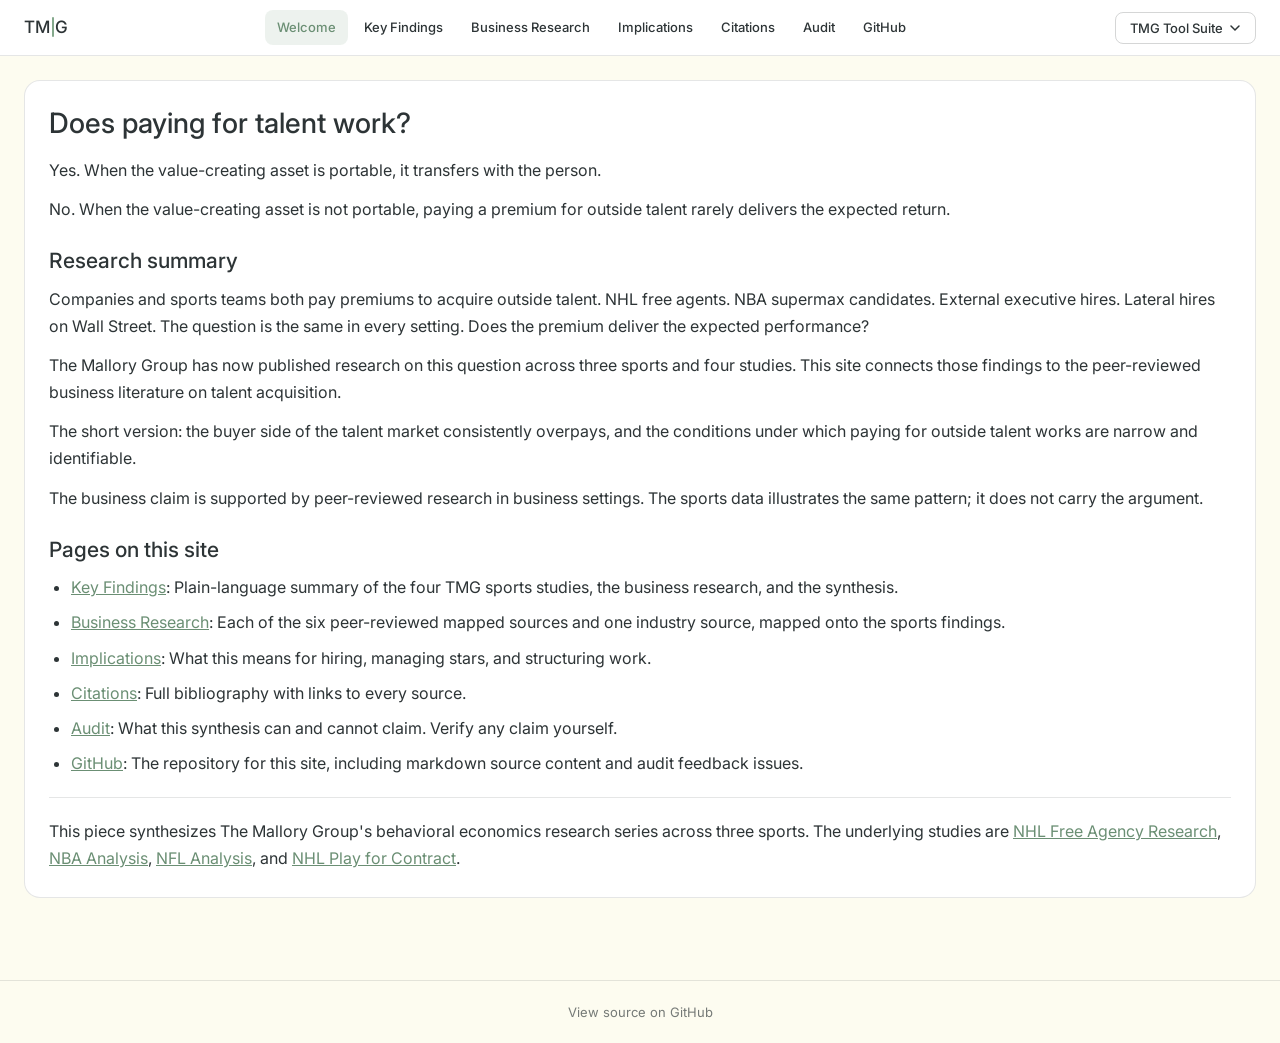
<file: index.html>
<!doctype html>
<html lang="en">
<head>
  <meta charset="UTF-8">
  <meta name="viewport" content="width=device-width, initial-scale=1.0">
  <title>Does paying for talent work? - The Mallory Group</title>
  <meta name="description" content="Synthesis of talent portability research and business evidence.">
  <link rel="preconnect" href="https://fonts.googleapis.com">
  <link href="https://fonts.googleapis.com/css2?family=Inter:wght@400;500&display=swap" rel="stylesheet">
  <link rel="stylesheet" href="./assets/css/style.css">
</head>
<body>
  <nav class="tmg-nav">
    <a class="tmg-logo" href="./index.html" aria-label="The Mallory Group home">
      <span>TM</span><div class="tmg-logo-divider" aria-hidden="true"></div><span>G</span>
    </a>
    <div class="tmg-page-links" aria-label="Site pages">
      <a href="./index.html">Welcome</a>
      <a href="./key-findings.html">Key Findings</a>
      <a href="./business-research.html">Business Research</a>
      <a href="./implications.html">Implications</a>
      <a href="./citations.html">Citations</a>
      <a href="./audit.html">Audit</a>
      <a href="https://github.com/rmallorybpc/talent-portability-research" target="_blank" rel="noopener noreferrer">GitHub</a>
    </div>
    <div class="tmg-dropdown-wrap">
      <button class="tmg-dropdown-btn" id="tmgDdBtn" aria-haspopup="true" aria-expanded="false" aria-controls="tmgDdMenu">
        TMG Tool Suite
        <svg class="tmg-chevron" viewBox="0 0 12 12" fill="none" width="12" height="12" aria-hidden="true"><path d="M2 4l4 4 4-4" stroke="currentColor" stroke-width="1.5" stroke-linecap="round"/></svg>
      </button>
      <div class="tmg-dropdown-menu" id="tmgDdMenu" role="menu">
        <a href="https://rmallorybpc.github.io/pdf-multi-agent-analysis/" target="_blank" rel="noopener noreferrer" role="menuitem">PDF Multi-Agent Analysis</a>
        <a href="https://rmallorybpc.github.io/housing-market-intel/" target="_blank" rel="noopener noreferrer" role="menuitem">Housing Market Intel</a>
        <a href="https://rmallorybpc.github.io/real-estate-report/" target="_blank" rel="noopener noreferrer" role="menuitem">Real Estate Report</a>
        <a href="https://rmallorybpc.github.io/nflanalysis/dashboard/src/" target="_blank" rel="noopener noreferrer" role="menuitem">NFL Analysis</a>
        <a href="https://rmallorybpc.github.io/recipes/" target="_blank" rel="noopener noreferrer" role="menuitem">Recipe Book</a>
        <a href="https://rmallorybpc.github.io/nhl-free-agency-research/" target="_blank" rel="noopener noreferrer" role="menuitem">NHL Free Agency Research</a>
        <a href="https://rmallorybpc.github.io/nhl-play-for-contract/" target="_blank" rel="noopener noreferrer" role="menuitem">NHL Play for Contract</a>
        <a href="https://content-integrity-audit.pages.dev/" target="_blank" rel="noopener noreferrer" role="menuitem">Content Integrity</a>
        <a href="https://rmallorybpc.github.io/nba-research-project/" target="_blank" rel="noopener noreferrer" role="menuitem">NBA Supermax Research</a>
        <a href="https://rmallorybpc.github.io/talent-portability-research/" target="_blank" rel="noopener noreferrer" role="menuitem">Talent Portability Research</a>
      </div>
    </div>
  </nav>

  <main class="tmg-page">
    <div class="tmg-container">
      <article class="tmg-card-wide tmg-markdown" id="page-markdown" style="margin-bottom: var(--tmg-gap);">
<h1>Does paying for talent work?</h1>
<p>Yes. When the value-creating asset is portable, it transfers with the person.</p>
<p>No. When the value-creating asset is not portable, paying a premium for outside talent rarely delivers the expected return.</p>
  <h2>Research summary</h2>
    <p>Companies and sports teams both pay premiums to acquire outside talent. NHL free agents. NBA supermax candidates. External executive hires. Lateral hires on Wall Street. The question is the same in every setting. Does the premium deliver the expected performance?</p>
    <p>The Mallory Group has now published research on this question across three sports and four studies. This site connects those findings to the peer-reviewed business literature on talent acquisition.</p>
    <p>The short version: the buyer side of the talent market consistently overpays, and the conditions under which paying for outside talent works are narrow and identifiable.</p>
    <p>The business claim is supported by peer-reviewed research in business settings. The sports data illustrates the same pattern; it does not carry the argument.</p>
    <h2>Pages on this site</h2>
    <ul>
    <li><a href="key-findings.html">Key Findings</a>: Plain-language summary of the four TMG sports studies, the business research, and the synthesis.</li>
    <li><a href="business-research.html">Business Research</a>: Each of the six peer-reviewed mapped sources and one industry source, mapped onto the sports findings.</li>
    <li><a href="implications.html">Implications</a>: What this means for hiring, managing stars, and structuring work.</li>
    <li><a href="citations.html">Citations</a>: Full bibliography with links to every source.</li>
    <li><a href="audit.html">Audit</a>: What this synthesis can and cannot claim. Verify any claim yourself.</li>
    <li><a href="https://github.com/rmallorybpc/talent-portability-research">GitHub</a>: The repository for this site, including markdown source content and audit feedback issues.</li>
    </ul>
<hr>
<p>This piece synthesizes The Mallory Group&#39;s behavioral economics research series across three sports. The underlying studies are <a href="https://rmallorybpc.github.io/nhl-free-agency-research/welcome.html">NHL Free Agency Research</a>, <a href="https://rmallorybpc.github.io/nba-research-project/">NBA Analysis</a>, <a href="https://rmallorybpc.github.io/nflanalysis/dashboard/src/">NFL Analysis</a>, and <a href="https://rmallorybpc.github.io/nhl-play-for-contract/">NHL Play for Contract</a>.</p>

      </article>
    </div>
  </main>

  <footer class="tmg-footer">
    <a href="https://github.com/rmallorybpc/talent-portability-research" target="_blank" rel="noopener noreferrer">View source on GitHub</a>
  </footer>

  <script>
    (function () {
      var links = document.querySelectorAll('.tmg-page-links a');
      var path = location.pathname.split('/').pop() || 'index.html';
      links.forEach(function (a) {
        if (a.getAttribute('href') === './' + path) {
          a.setAttribute('aria-current', 'page');
        } else {
          if (a.getAttribute('aria-current') === 'page') {
            a.removeAttribute('aria-current');
          }
        }
      });
    }());
  </script>
  <script src="./assets/js/nav.js" defer></script>
</body>
</html>
</file>
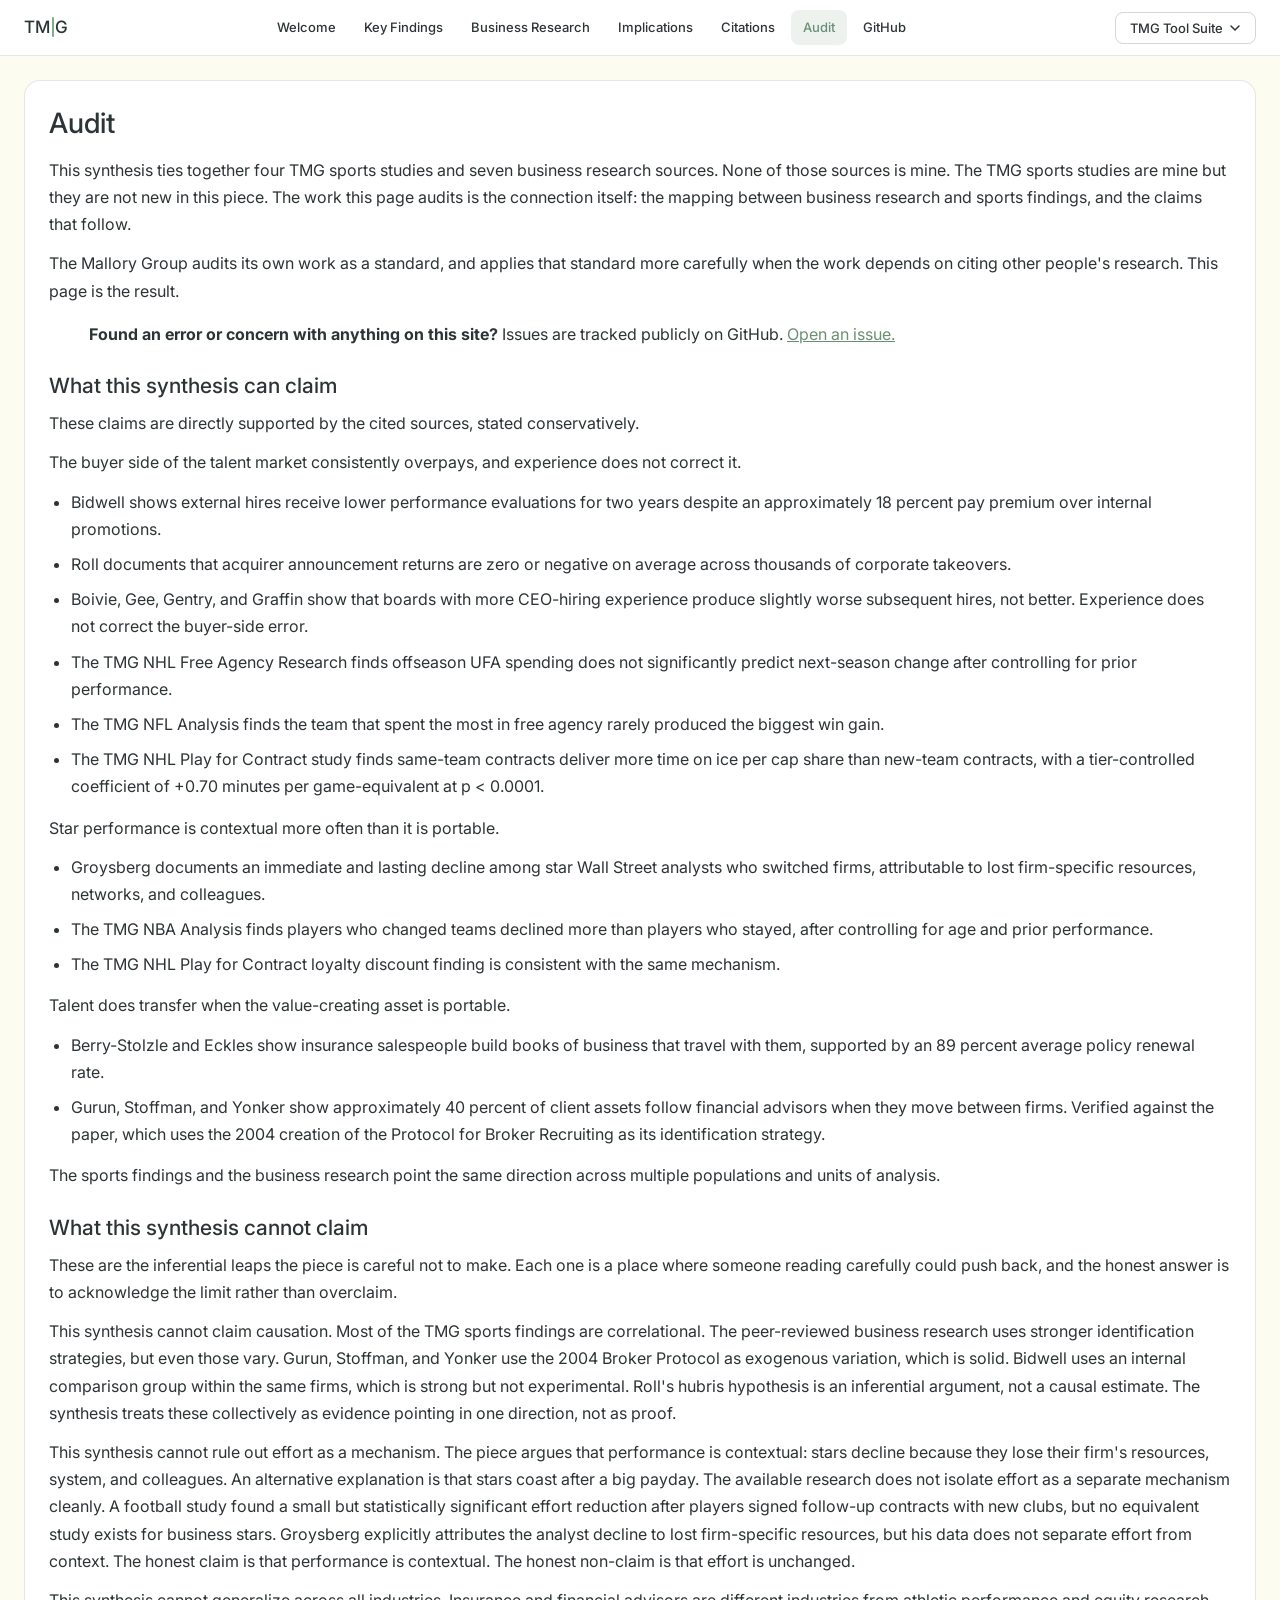
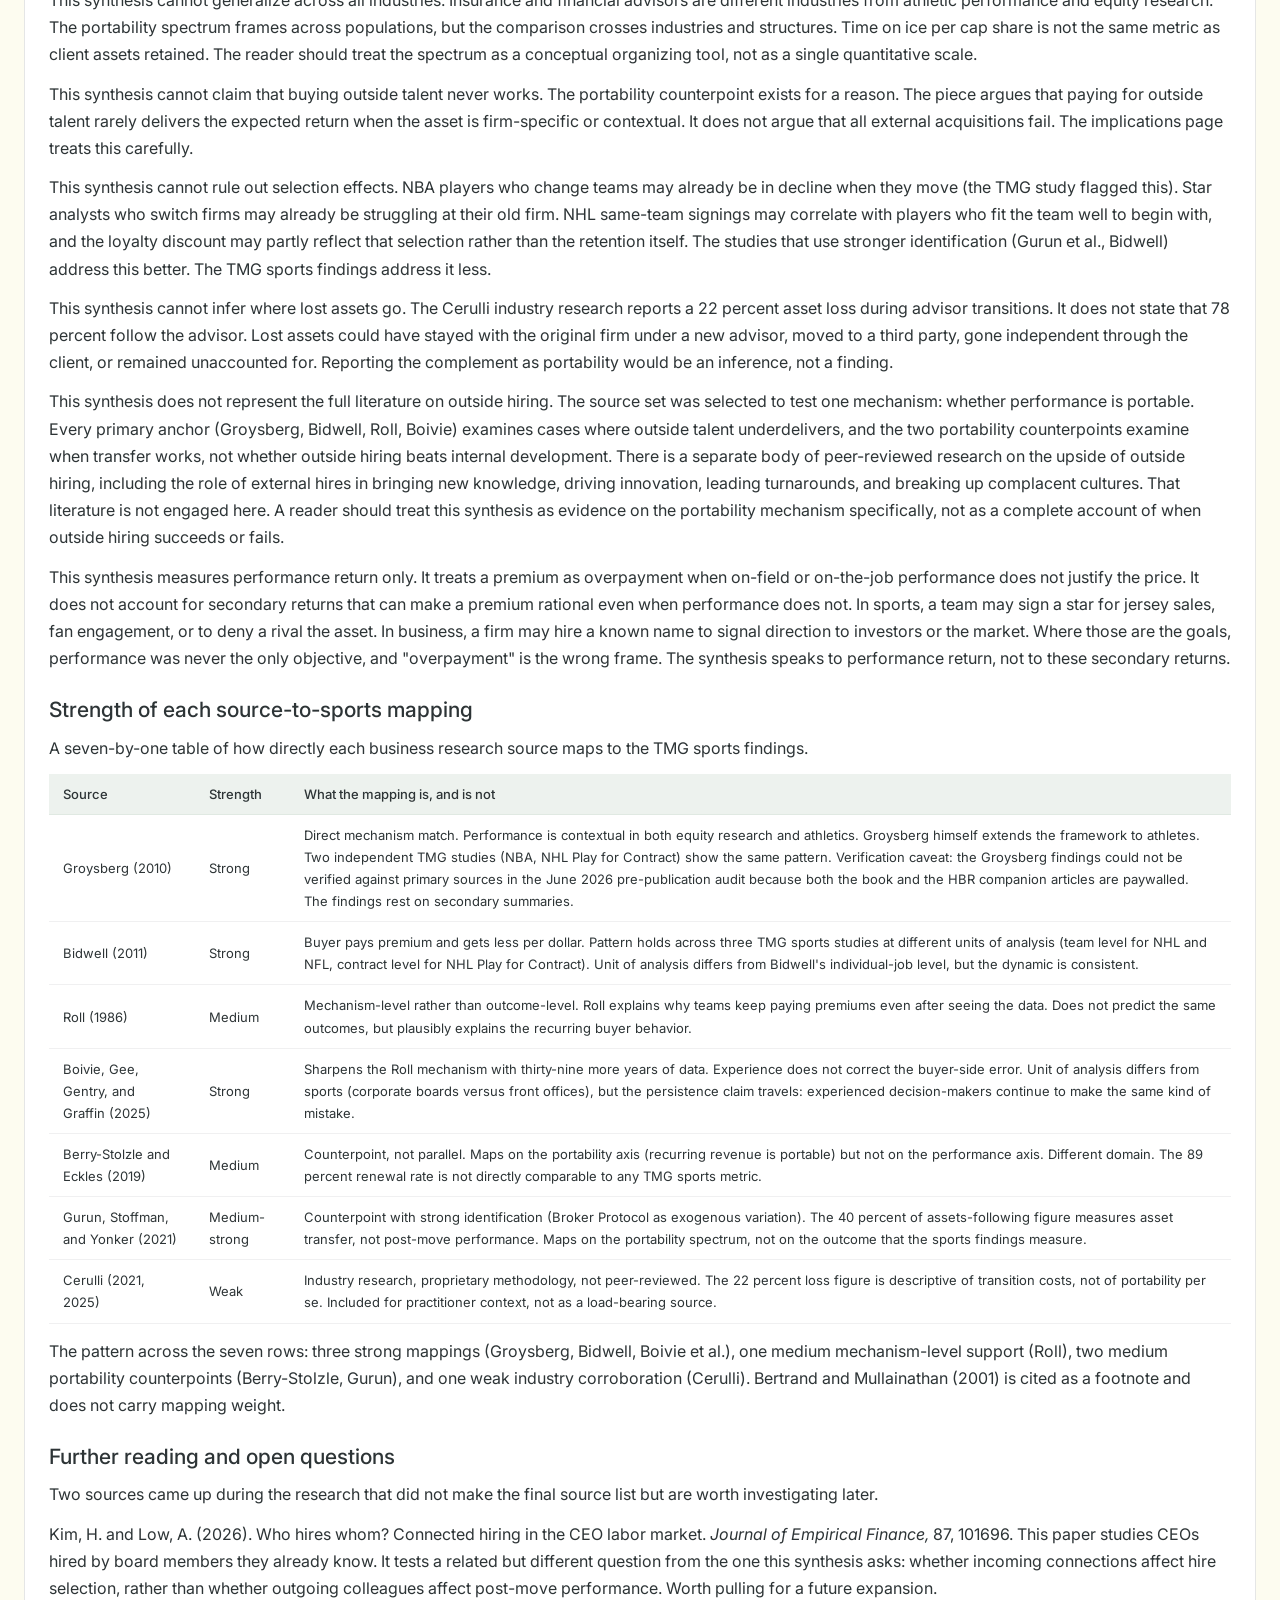
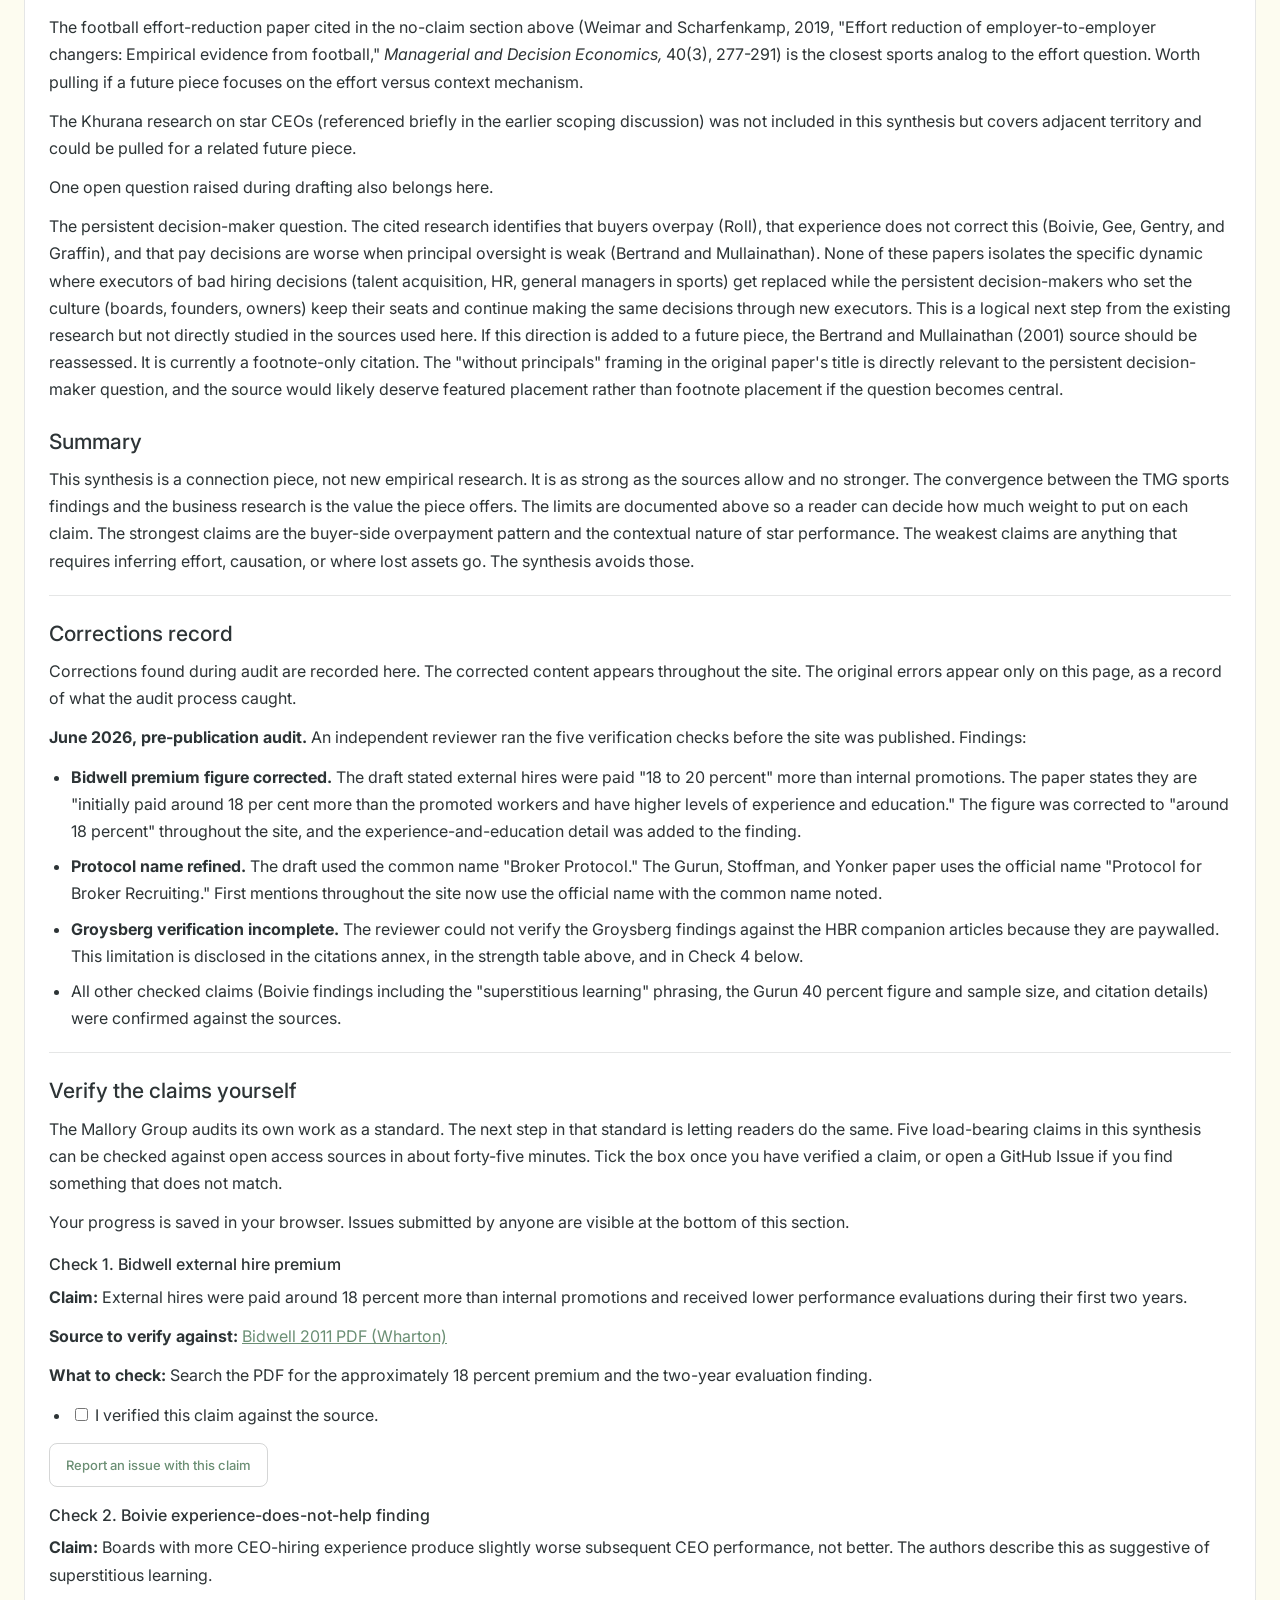
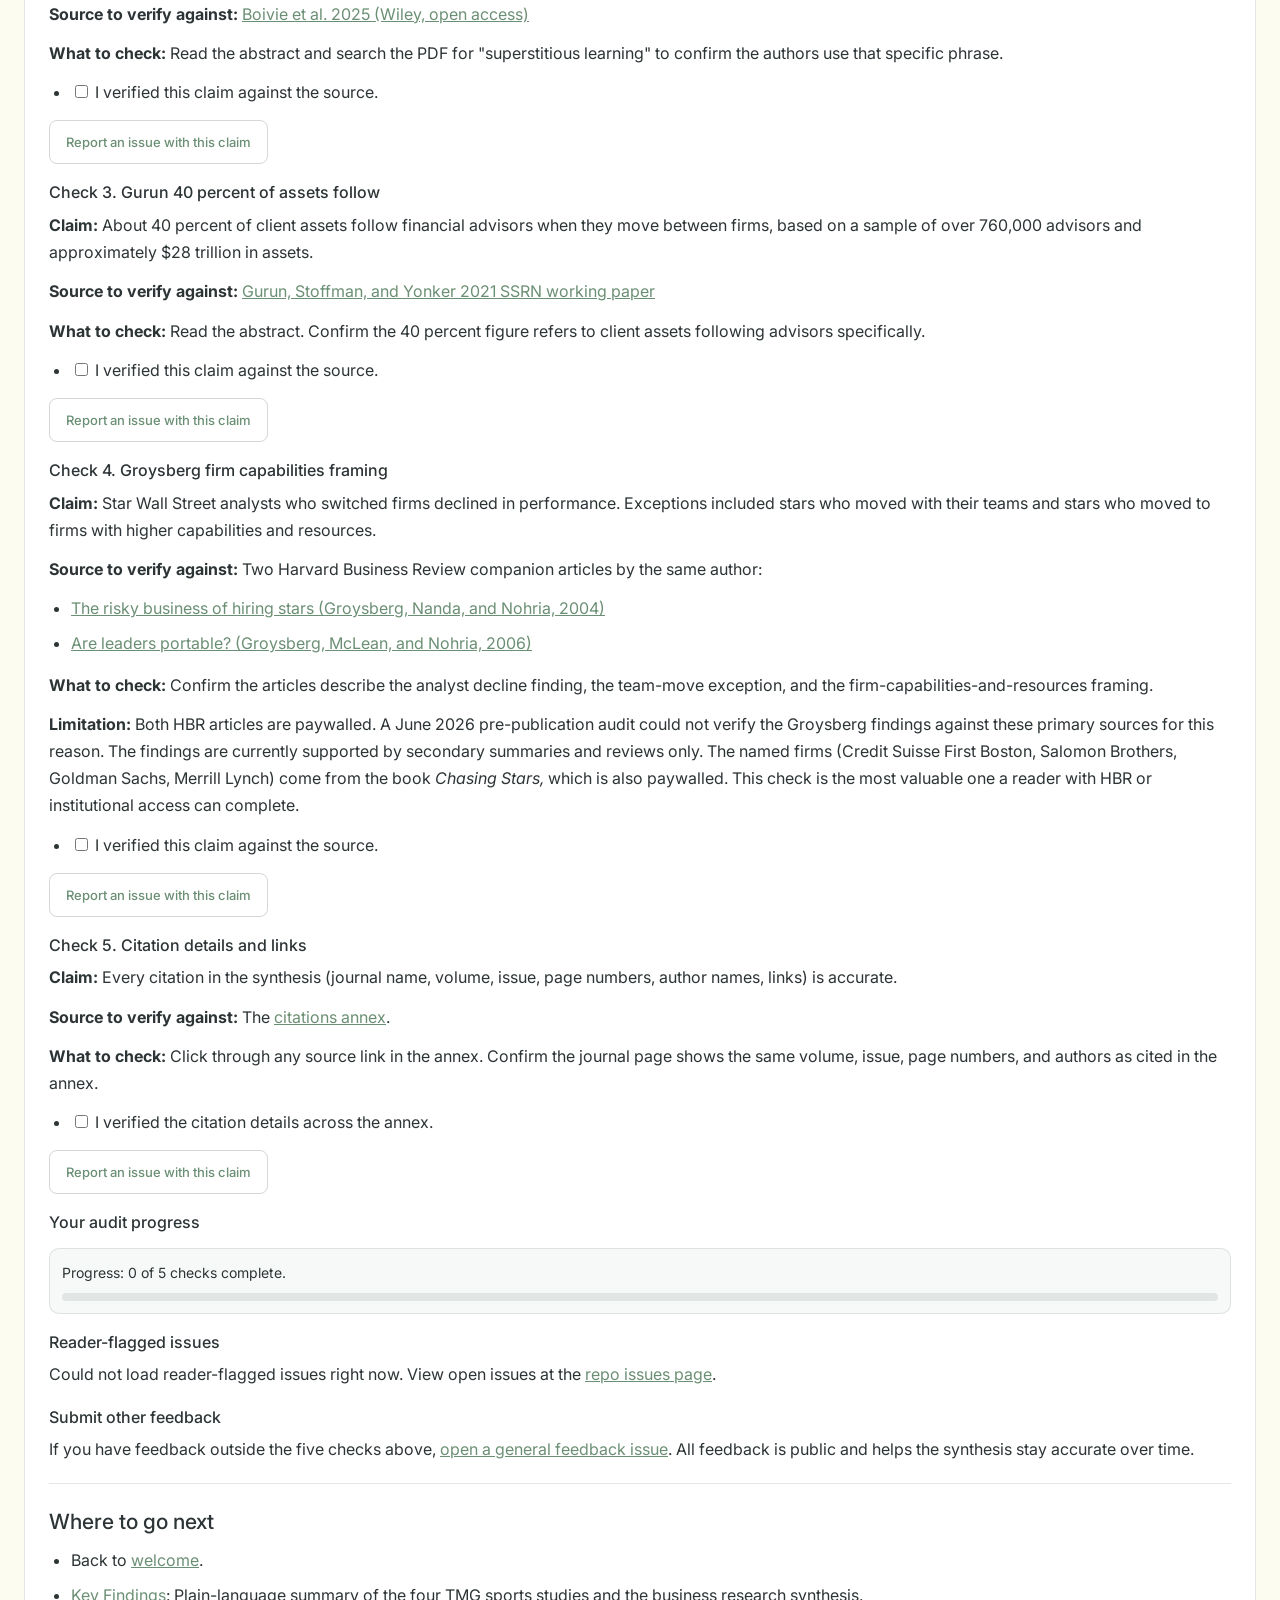
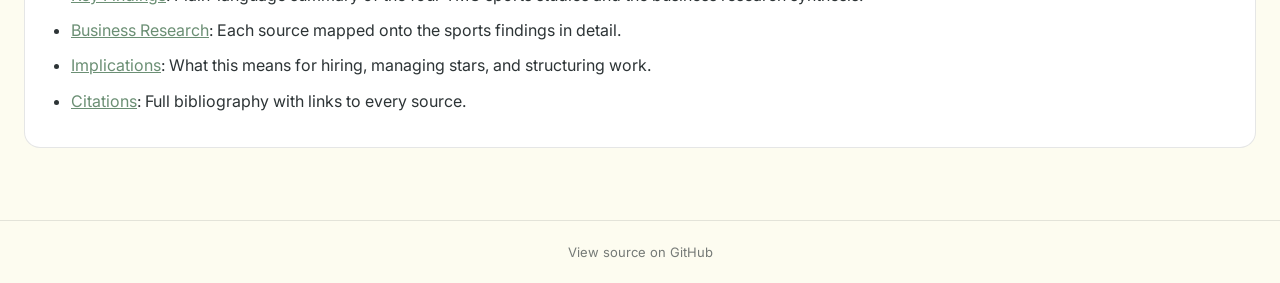
<file: audit.html>
<!doctype html>
<html lang="en">
<head>
  <meta charset="UTF-8">
  <meta name="viewport" content="width=device-width, initial-scale=1.0">
  <title>Audit - Talent Portability - The Mallory Group</title>
  <meta name="description" content="Audit of claims, limits, and evidence strength.">
  <link rel="preconnect" href="https://fonts.googleapis.com">
  <link href="https://fonts.googleapis.com/css2?family=Inter:wght@400;500&display=swap" rel="stylesheet">
  <link rel="stylesheet" href="./assets/css/style.css">
</head>
<body>
  <nav class="tmg-nav">
    <a class="tmg-logo" href="./index.html" aria-label="The Mallory Group home">
      <span>TM</span><div class="tmg-logo-divider" aria-hidden="true"></div><span>G</span>
    </a>
    <div class="tmg-page-links" aria-label="Site pages">
      <a href="./index.html">Welcome</a>
      <a href="./key-findings.html">Key Findings</a>
      <a href="./business-research.html">Business Research</a>
      <a href="./implications.html">Implications</a>
      <a href="./citations.html">Citations</a>
      <a href="./audit.html">Audit</a>
      <a href="https://github.com/rmallorybpc/talent-portability-research" target="_blank" rel="noopener noreferrer">GitHub</a>
    </div>
    <div class="tmg-dropdown-wrap">
      <button class="tmg-dropdown-btn" id="tmgDdBtn" aria-haspopup="true" aria-expanded="false" aria-controls="tmgDdMenu">
        TMG Tool Suite
        <svg class="tmg-chevron" viewBox="0 0 12 12" fill="none" width="12" height="12" aria-hidden="true"><path d="M2 4l4 4 4-4" stroke="currentColor" stroke-width="1.5" stroke-linecap="round"/></svg>
      </button>
      <div class="tmg-dropdown-menu" id="tmgDdMenu" role="menu">
        <a href="https://rmallorybpc.github.io/pdf-multi-agent-analysis/" target="_blank" rel="noopener noreferrer" role="menuitem">PDF Multi-Agent Analysis</a>
        <a href="https://rmallorybpc.github.io/housing-market-intel/" target="_blank" rel="noopener noreferrer" role="menuitem">Housing Market Intel</a>
        <a href="https://rmallorybpc.github.io/real-estate-report/" target="_blank" rel="noopener noreferrer" role="menuitem">Real Estate Report</a>
        <a href="https://rmallorybpc.github.io/nflanalysis/dashboard/src/" target="_blank" rel="noopener noreferrer" role="menuitem">NFL Analysis</a>
        <a href="https://rmallorybpc.github.io/recipes/" target="_blank" rel="noopener noreferrer" role="menuitem">Recipe Book</a>
        <a href="https://rmallorybpc.github.io/nhl-free-agency-research/" target="_blank" rel="noopener noreferrer" role="menuitem">NHL Free Agency Research</a>
        <a href="https://rmallorybpc.github.io/nhl-play-for-contract/" target="_blank" rel="noopener noreferrer" role="menuitem">NHL Play for Contract</a>
        <a href="https://content-integrity-audit.pages.dev/" target="_blank" rel="noopener noreferrer" role="menuitem">Content Integrity</a>
        <a href="https://rmallorybpc.github.io/nba-research-project/" target="_blank" rel="noopener noreferrer" role="menuitem">NBA Supermax Research</a>
        <a href="https://rmallorybpc.github.io/talent-portability-research/" target="_blank" rel="noopener noreferrer" role="menuitem">Talent Portability Research</a>
      </div>
    </div>
  </nav>

  <main class="tmg-page">
    <div class="tmg-container">
      <article class="tmg-card-wide tmg-markdown" id="page-markdown" style="margin-bottom: var(--tmg-gap);">
<h1>Audit</h1>
<p>This synthesis ties together four TMG sports studies and seven business research sources. None of those sources is mine. The TMG sports studies are mine but they are not new in this piece. The work this page audits is the connection itself: the mapping between business research and sports findings, and the claims that follow.</p>
<p>The Mallory Group audits its own work as a standard, and applies that standard more carefully when the work depends on citing other people&#39;s research. This page is the result.</p>
<blockquote>
<p><strong>Found an error or concern with anything on this site?</strong> Issues are tracked publicly on GitHub. <a href="https://github.com/rmallorybpc/talent-portability-research/issues/new?labels=feedback&amp;title=Site%20feedback">Open an issue.</a></p>
</blockquote>
<h2>What this synthesis can claim</h2>
<p>These claims are directly supported by the cited sources, stated conservatively.</p>
<p>The buyer side of the talent market consistently overpays, and experience does not correct it.</p>
<ul>
<li>Bidwell shows external hires receive lower performance evaluations for two years despite an approximately 18 percent pay premium over internal promotions.</li>
<li>Roll documents that acquirer announcement returns are zero or negative on average across thousands of corporate takeovers.</li>
<li>Boivie, Gee, Gentry, and Graffin show that boards with more CEO-hiring experience produce slightly worse subsequent hires, not better. Experience does not correct the buyer-side error.</li>
<li>The TMG NHL Free Agency Research finds offseason UFA spending does not significantly predict next-season change after controlling for prior performance.</li>
<li>The TMG NFL Analysis finds the team that spent the most in free agency rarely produced the biggest win gain.</li>
<li>The TMG NHL Play for Contract study finds same-team contracts deliver more time on ice per cap share than new-team contracts, with a tier-controlled coefficient of +0.70 minutes per game-equivalent at p &lt; 0.0001.</li>
</ul>
<p>Star performance is contextual more often than it is portable.</p>
<ul>
<li>Groysberg documents an immediate and lasting decline among star Wall Street analysts who switched firms, attributable to lost firm-specific resources, networks, and colleagues.</li>
<li>The TMG NBA Analysis finds players who changed teams declined more than players who stayed, after controlling for age and prior performance.</li>
<li>The TMG NHL Play for Contract loyalty discount finding is consistent with the same mechanism.</li>
</ul>
<p>Talent does transfer when the value-creating asset is portable.</p>
<ul>
<li>Berry-Stolzle and Eckles show insurance salespeople build books of business that travel with them, supported by an 89 percent average policy renewal rate.</li>
<li>Gurun, Stoffman, and Yonker show approximately 40 percent of client assets follow financial advisors when they move between firms. Verified against the paper, which uses the 2004 creation of the Protocol for Broker Recruiting as its identification strategy.</li>
</ul>
<p>The sports findings and the business research point the same direction across multiple populations and units of analysis.</p>
<h2>What this synthesis cannot claim</h2>
<p>These are the inferential leaps the piece is careful not to make. Each one is a place where someone reading carefully could push back, and the honest answer is to acknowledge the limit rather than overclaim.</p>
<p>This synthesis cannot claim causation. Most of the TMG sports findings are correlational. The peer-reviewed business research uses stronger identification strategies, but even those vary. Gurun, Stoffman, and Yonker use the 2004 Broker Protocol as exogenous variation, which is solid. Bidwell uses an internal comparison group within the same firms, which is strong but not experimental. Roll&#39;s hubris hypothesis is an inferential argument, not a causal estimate. The synthesis treats these collectively as evidence pointing in one direction, not as proof.</p>
<p>This synthesis cannot rule out effort as a mechanism. The piece argues that performance is contextual: stars decline because they lose their firm&#39;s resources, system, and colleagues. An alternative explanation is that stars coast after a big payday. The available research does not isolate effort as a separate mechanism cleanly. A football study found a small but statistically significant effort reduction after players signed follow-up contracts with new clubs, but no equivalent study exists for business stars. Groysberg explicitly attributes the analyst decline to lost firm-specific resources, but his data does not separate effort from context. The honest claim is that performance is contextual. The honest non-claim is that effort is unchanged.</p>
<p>This synthesis cannot generalize across all industries. Insurance and financial advisors are different industries from athletic performance and equity research. The portability spectrum frames across populations, but the comparison crosses industries and structures. Time on ice per cap share is not the same metric as client assets retained. The reader should treat the spectrum as a conceptual organizing tool, not as a single quantitative scale.</p>
<p>This synthesis cannot claim that buying outside talent never works. The portability counterpoint exists for a reason. The piece argues that paying for outside talent rarely delivers the expected return when the asset is firm-specific or contextual. It does not argue that all external acquisitions fail. The implications page treats this carefully.</p>
<p>This synthesis cannot rule out selection effects. NBA players who change teams may already be in decline when they move (the TMG study flagged this). Star analysts who switch firms may already be struggling at their old firm. NHL same-team signings may correlate with players who fit the team well to begin with, and the loyalty discount may partly reflect that selection rather than the retention itself. The studies that use stronger identification (Gurun et al., Bidwell) address this better. The TMG sports findings address it less.</p>
<p>This synthesis cannot infer where lost assets go. The Cerulli industry research reports a 22 percent asset loss during advisor transitions. It does not state that 78 percent follow the advisor. Lost assets could have stayed with the original firm under a new advisor, moved to a third party, gone independent through the client, or remained unaccounted for. Reporting the complement as portability would be an inference, not a finding.</p>
<p>This synthesis does not represent the full literature on outside hiring. The source set was selected to test one mechanism: whether performance is portable. Every primary anchor (Groysberg, Bidwell, Roll, Boivie) examines cases where outside talent underdelivers, and the two portability counterpoints examine when transfer works, not whether outside hiring beats internal development. There is a separate body of peer-reviewed research on the upside of outside hiring, including the role of external hires in bringing new knowledge, driving innovation, leading turnarounds, and breaking up complacent cultures. That literature is not engaged here. A reader should treat this synthesis as evidence on the portability mechanism specifically, not as a complete account of when outside hiring succeeds or fails.</p>
<p>This synthesis measures performance return only. It treats a premium as overpayment when on-field or on-the-job performance does not justify the price. It does not account for secondary returns that can make a premium rational even when performance does not. In sports, a team may sign a star for jersey sales, fan engagement, or to deny a rival the asset. In business, a firm may hire a known name to signal direction to investors or the market. Where those are the goals, performance was never the only objective, and "overpayment" is the wrong frame. The synthesis speaks to performance return, not to these secondary returns.</p>
<h2>Strength of each source-to-sports mapping</h2>
<p>A seven-by-one table of how directly each business research source maps to the TMG sports findings.</p>
<table>
<thead>
<tr>
<th>Source</th>
<th>Strength</th>
<th>What the mapping is, and is not</th>
</tr>
</thead>
<tbody><tr>
<td>Groysberg (2010)</td>
<td>Strong</td>
<td>Direct mechanism match. Performance is contextual in both equity research and athletics. Groysberg himself extends the framework to athletes. Two independent TMG studies (NBA, NHL Play for Contract) show the same pattern. Verification caveat: the Groysberg findings could not be verified against primary sources in the June 2026 pre-publication audit because both the book and the HBR companion articles are paywalled. The findings rest on secondary summaries.</td>
</tr>
<tr>
<td>Bidwell (2011)</td>
<td>Strong</td>
<td>Buyer pays premium and gets less per dollar. Pattern holds across three TMG sports studies at different units of analysis (team level for NHL and NFL, contract level for NHL Play for Contract). Unit of analysis differs from Bidwell&#39;s individual-job level, but the dynamic is consistent.</td>
</tr>
<tr>
<td>Roll (1986)</td>
<td>Medium</td>
<td>Mechanism-level rather than outcome-level. Roll explains why teams keep paying premiums even after seeing the data. Does not predict the same outcomes, but plausibly explains the recurring buyer behavior.</td>
</tr>
<tr>
<td>Boivie, Gee, Gentry, and Graffin (2025)</td>
<td>Strong</td>
<td>Sharpens the Roll mechanism with thirty-nine more years of data. Experience does not correct the buyer-side error. Unit of analysis differs from sports (corporate boards versus front offices), but the persistence claim travels: experienced decision-makers continue to make the same kind of mistake.</td>
</tr>
<tr>
<td>Berry-Stolzle and Eckles (2019)</td>
<td>Medium</td>
<td>Counterpoint, not parallel. Maps on the portability axis (recurring revenue is portable) but not on the performance axis. Different domain. The 89 percent renewal rate is not directly comparable to any TMG sports metric.</td>
</tr>
<tr>
<td>Gurun, Stoffman, and Yonker (2021)</td>
<td>Medium-strong</td>
<td>Counterpoint with strong identification (Broker Protocol as exogenous variation). The 40 percent of assets-following figure measures asset transfer, not post-move performance. Maps on the portability spectrum, not on the outcome that the sports findings measure.</td>
</tr>
<tr>
<td>Cerulli (2021, 2025)</td>
<td>Weak</td>
<td>Industry research, proprietary methodology, not peer-reviewed. The 22 percent loss figure is descriptive of transition costs, not of portability per se. Included for practitioner context, not as a load-bearing source.</td>
</tr>
</tbody></table>
<p>The pattern across the seven rows: three strong mappings (Groysberg, Bidwell, Boivie et al.), one medium mechanism-level support (Roll), two medium portability counterpoints (Berry-Stolzle, Gurun), and one weak industry corroboration (Cerulli). Bertrand and Mullainathan (2001) is cited as a footnote and does not carry mapping weight.</p>
<h2>Further reading and open questions</h2>
<p>Two sources came up during the research that did not make the final source list but are worth investigating later.</p>
<p>Kim, H. and Low, A. (2026). Who hires whom? Connected hiring in the CEO labor market. <em>Journal of Empirical Finance,</em> 87, 101696. This paper studies CEOs hired by board members they already know. It tests a related but different question from the one this synthesis asks: whether incoming connections affect hire selection, rather than whether outgoing colleagues affect post-move performance. Worth pulling for a future expansion.</p>
<p>The football effort-reduction paper cited in the no-claim section above (Weimar and Scharfenkamp, 2019, &quot;Effort reduction of employer-to-employer changers: Empirical evidence from football,&quot; <em>Managerial and Decision Economics,</em> 40(3), 277-291) is the closest sports analog to the effort question. Worth pulling if a future piece focuses on the effort versus context mechanism.</p>
<p>The Khurana research on star CEOs (referenced briefly in the earlier scoping discussion) was not included in this synthesis but covers adjacent territory and could be pulled for a related future piece.</p>
<p>One open question raised during drafting also belongs here.</p>
<p>The persistent decision-maker question. The cited research identifies that buyers overpay (Roll), that experience does not correct this (Boivie, Gee, Gentry, and Graffin), and that pay decisions are worse when principal oversight is weak (Bertrand and Mullainathan). None of these papers isolates the specific dynamic where executors of bad hiring decisions (talent acquisition, HR, general managers in sports) get replaced while the persistent decision-makers who set the culture (boards, founders, owners) keep their seats and continue making the same decisions through new executors. This is a logical next step from the existing research but not directly studied in the sources used here. If this direction is added to a future piece, the Bertrand and Mullainathan (2001) source should be reassessed. It is currently a footnote-only citation. The &quot;without principals&quot; framing in the original paper&#39;s title is directly relevant to the persistent decision-maker question, and the source would likely deserve featured placement rather than footnote placement if the question becomes central.</p>
<h2>Summary</h2>
<p>This synthesis is a connection piece, not new empirical research. It is as strong as the sources allow and no stronger. The convergence between the TMG sports findings and the business research is the value the piece offers. The limits are documented above so a reader can decide how much weight to put on each claim. The strongest claims are the buyer-side overpayment pattern and the contextual nature of star performance. The weakest claims are anything that requires inferring effort, causation, or where lost assets go. The synthesis avoids those.</p>
<hr>
<h2>Corrections record</h2>
<p>Corrections found during audit are recorded here. The corrected content appears throughout the site. The original errors appear only on this page, as a record of what the audit process caught.</p>
<p><strong>June 2026, pre-publication audit.</strong> An independent reviewer ran the five verification checks before the site was published. Findings:</p>
<ul>
<li><strong>Bidwell premium figure corrected.</strong> The draft stated external hires were paid &quot;18 to 20 percent&quot; more than internal promotions. The paper states they are &quot;initially paid around 18 per cent more than the promoted workers and have higher levels of experience and education.&quot; The figure was corrected to &quot;around 18 percent&quot; throughout the site, and the experience-and-education detail was added to the finding.</li>
<li><strong>Protocol name refined.</strong> The draft used the common name &quot;Broker Protocol.&quot; The Gurun, Stoffman, and Yonker paper uses the official name &quot;Protocol for Broker Recruiting.&quot; First mentions throughout the site now use the official name with the common name noted.</li>
<li><strong>Groysberg verification incomplete.</strong> The reviewer could not verify the Groysberg findings against the HBR companion articles because they are paywalled. This limitation is disclosed in the citations annex, in the strength table above, and in Check 4 below.</li>
<li>All other checked claims (Boivie findings including the &quot;superstitious learning&quot; phrasing, the Gurun 40 percent figure and sample size, and citation details) were confirmed against the sources.</li>
</ul>
<hr>
<h2>Verify the claims yourself</h2>
<p>The Mallory Group audits its own work as a standard. The next step in that standard is letting readers do the same. Five load-bearing claims in this synthesis can be checked against open access sources in about forty-five minutes. Tick the box once you have verified a claim, or open a GitHub Issue if you find something that does not match.</p>
<p>Your progress is saved in your browser. Issues submitted by anyone are visible at the bottom of this section.</p>
<h3>Check 1. Bidwell external hire premium</h3>
<p><strong>Claim:</strong> External hires were paid around 18 percent more than internal promotions and received lower performance evaluations during their first two years.</p>
<p><strong>Source to verify against:</strong> <a href="https://faculty.wharton.upenn.edu/wp-content/uploads/2012/03/Paying_More_ASQ_edits_FINAL.pdf">Bidwell 2011 PDF (Wharton)</a></p>
<p><strong>What to check:</strong> Search the PDF for the approximately 18 percent premium and the two-year evaluation finding.</p>
<ul>
<li><input disabled="" type="checkbox"> I verified this claim against the source.</li>
</ul>
<p>[Report an issue with this claim] (link populated by JavaScript)</p>
<h3>Check 2. Boivie experience-does-not-help finding</h3>
<p><strong>Claim:</strong> Boards with more CEO-hiring experience produce slightly worse subsequent CEO performance, not better. The authors describe this as suggestive of superstitious learning.</p>
<p><strong>Source to verify against:</strong> <a href="https://sms.onlinelibrary.wiley.com/doi/full/10.1002/smj.3725">Boivie et al. 2025 (Wiley, open access)</a></p>
<p><strong>What to check:</strong> Read the abstract and search the PDF for &quot;superstitious learning&quot; to confirm the authors use that specific phrase.</p>
<ul>
<li><input disabled="" type="checkbox"> I verified this claim against the source.</li>
</ul>
<p>[Report an issue with this claim]</p>
<h3>Check 3. Gurun 40 percent of assets follow</h3>
<p><strong>Claim:</strong> About 40 percent of client assets follow financial advisors when they move between firms, based on a sample of over 760,000 advisors and approximately $28 trillion in assets.</p>
<p><strong>Source to verify against:</strong> <a href="https://papers.ssrn.com/sol3/papers.cfm?abstract_id=3132127">Gurun, Stoffman, and Yonker 2021 SSRN working paper</a></p>
<p><strong>What to check:</strong> Read the abstract. Confirm the 40 percent figure refers to client assets following advisors specifically.</p>
<ul>
<li><input disabled="" type="checkbox"> I verified this claim against the source.</li>
</ul>
<p>[Report an issue with this claim]</p>
<h3>Check 4. Groysberg firm capabilities framing</h3>
<p><strong>Claim:</strong> Star Wall Street analysts who switched firms declined in performance. Exceptions included stars who moved with their teams and stars who moved to firms with higher capabilities and resources.</p>
<p><strong>Source to verify against:</strong> Two Harvard Business Review companion articles by the same author:</p>
<ul>
<li><a href="https://hbr.org/2004/05/the-risky-business-of-hiring-stars">The risky business of hiring stars (Groysberg, Nanda, and Nohria, 2004)</a></li>
<li><a href="https://hbr.org/2006/05/are-leaders-portable">Are leaders portable? (Groysberg, McLean, and Nohria, 2006)</a></li>
</ul>
<p><strong>What to check:</strong> Confirm the articles describe the analyst decline finding, the team-move exception, and the firm-capabilities-and-resources framing.</p>
<p><strong>Limitation:</strong> Both HBR articles are paywalled. A June 2026 pre-publication audit could not verify the Groysberg findings against these primary sources for this reason. The findings are currently supported by secondary summaries and reviews only. The named firms (Credit Suisse First Boston, Salomon Brothers, Goldman Sachs, Merrill Lynch) come from the book <em>Chasing Stars,</em> which is also paywalled. This check is the most valuable one a reader with HBR or institutional access can complete.</p>
<ul>
<li><input disabled="" type="checkbox"> I verified this claim against the source.</li>
</ul>
<p>[Report an issue with this claim]</p>
<h3>Check 5. Citation details and links</h3>
<p><strong>Claim:</strong> Every citation in the synthesis (journal name, volume, issue, page numbers, author names, links) is accurate.</p>
<p><strong>Source to verify against:</strong> The <a href="citations.html">citations annex</a>.</p>
<p><strong>What to check:</strong> Click through any source link in the annex. Confirm the journal page shows the same volume, issue, page numbers, and authors as cited in the annex.</p>
<ul>
<li><input disabled="" type="checkbox"> I verified the citation details across the annex.</li>
</ul>
<p>[Report an issue with a citation]</p>
<h3>Your audit progress</h3>
<p>Progress: 0 of 5 checks complete. (This counter updates as you tick boxes above.)</p>
<h3>Reader-flagged issues</h3>
<p>The list below pulls open audit issues from GitHub in real time. If a claim has been flagged, you can see what the concern is and how it has been resolved.</p>
<p>(Live list populated by JavaScript fetching from the GitHub Issues API.)</p>
<h3>Submit other feedback</h3>
<p>If you have feedback outside the five checks above, [open a general feedback issue](link to GitHub issue creation). All feedback is public and helps the synthesis stay accurate over time.</p>
<hr>
<h2>Where to go next</h2>
<ul>
<li>Back to <a href="index.html">welcome</a>.</li>
<li><a href="key-findings.html">Key Findings</a>: Plain-language summary of the four TMG sports studies and the business research synthesis.</li>
<li><a href="business-research.html">Business Research</a>: Each source mapped onto the sports findings in detail.</li>
<li><a href="implications.html">Implications</a>: What this means for hiring, managing stars, and structuring work.</li>
<li><a href="citations.html">Citations</a>: Full bibliography with links to every source.</li>
</ul>

      </article>
    </div>
  </main>

  <footer class="tmg-footer">
    <a href="https://github.com/rmallorybpc/talent-portability-research" target="_blank" rel="noopener noreferrer">View source on GitHub</a>
  </footer>

  <script>
    (function () {
      var links = document.querySelectorAll('.tmg-page-links a');
      var path = location.pathname.split('/').pop() || 'index.html';
      links.forEach(function (a) {
        if (a.getAttribute('href') === './' + path) {
          a.setAttribute('aria-current', 'page');
        } else {
          if (a.getAttribute('aria-current') === 'page') {
            a.removeAttribute('aria-current');
          }
        }
      });
    }());
  </script>
  <script src="./assets/js/nav.js" defer></script>
  <script src="./assets/js/audit.js" defer></script>
</body>
</html>
</file>
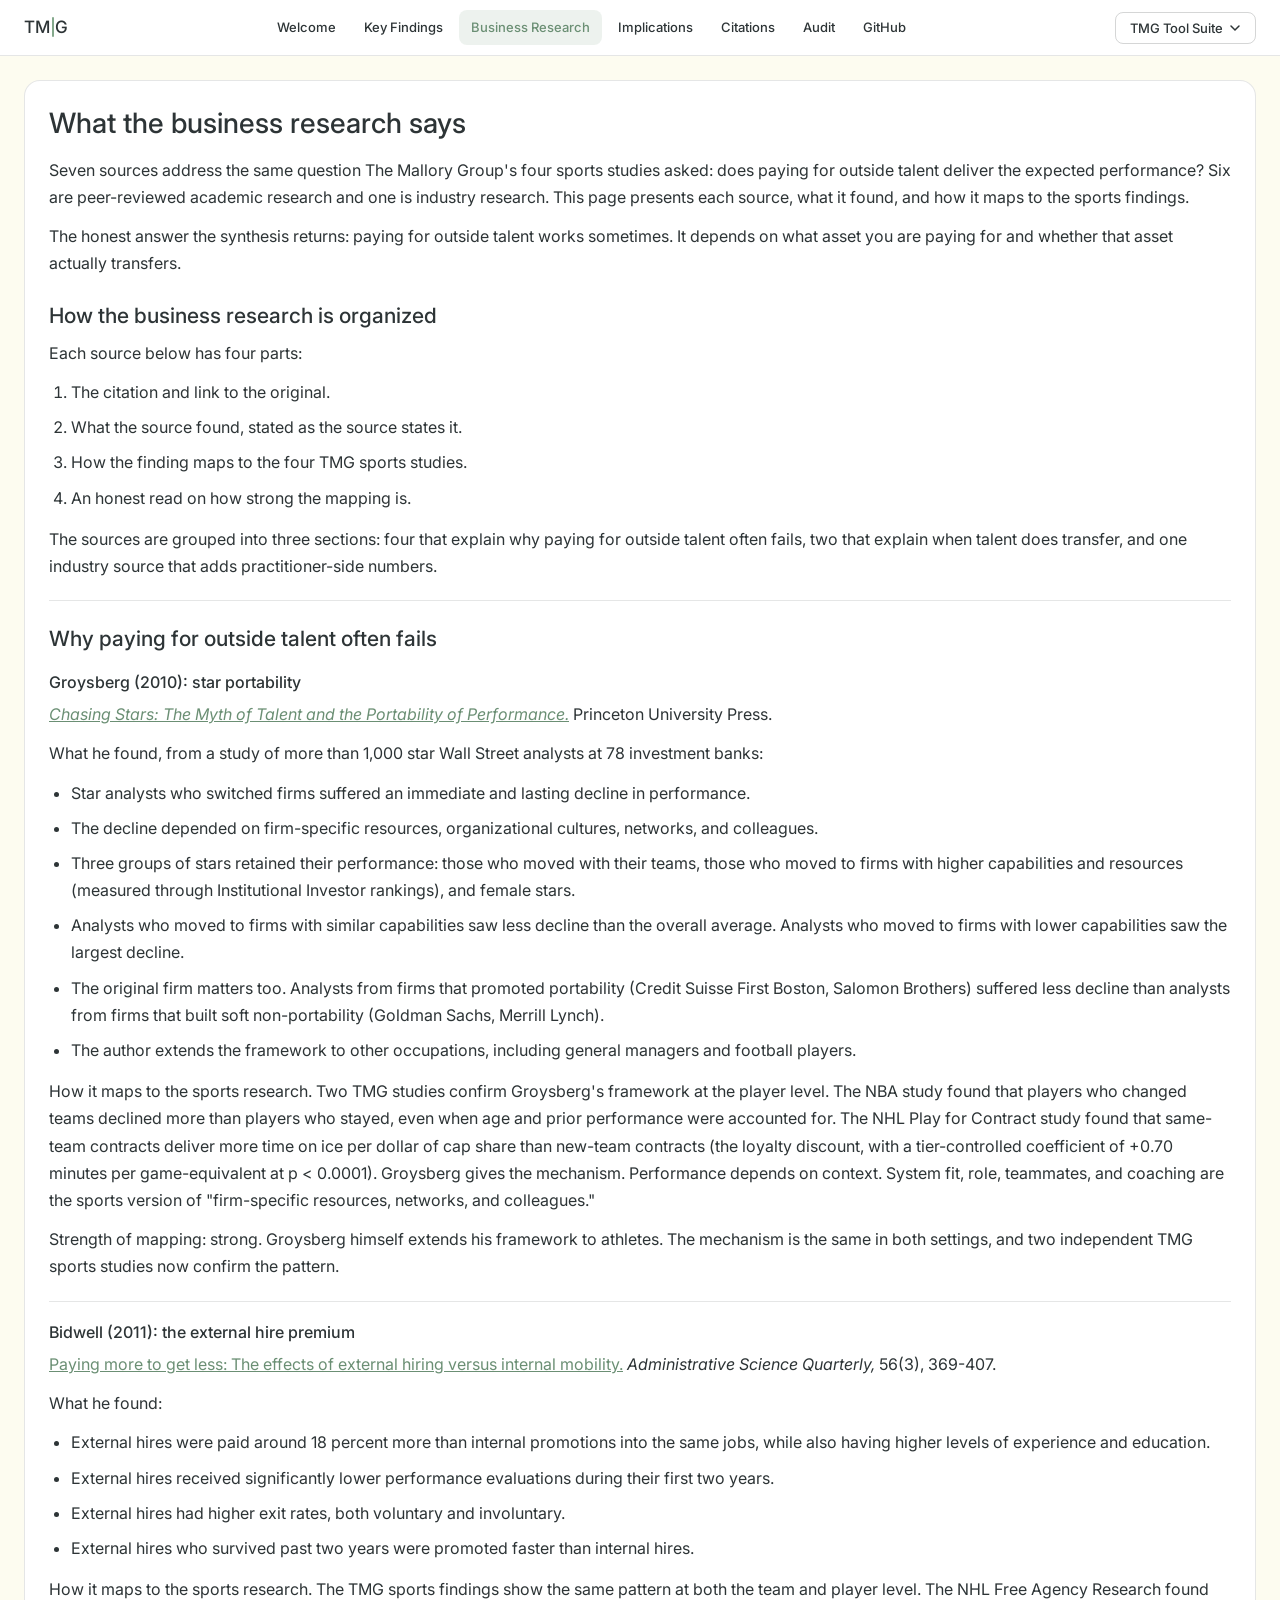
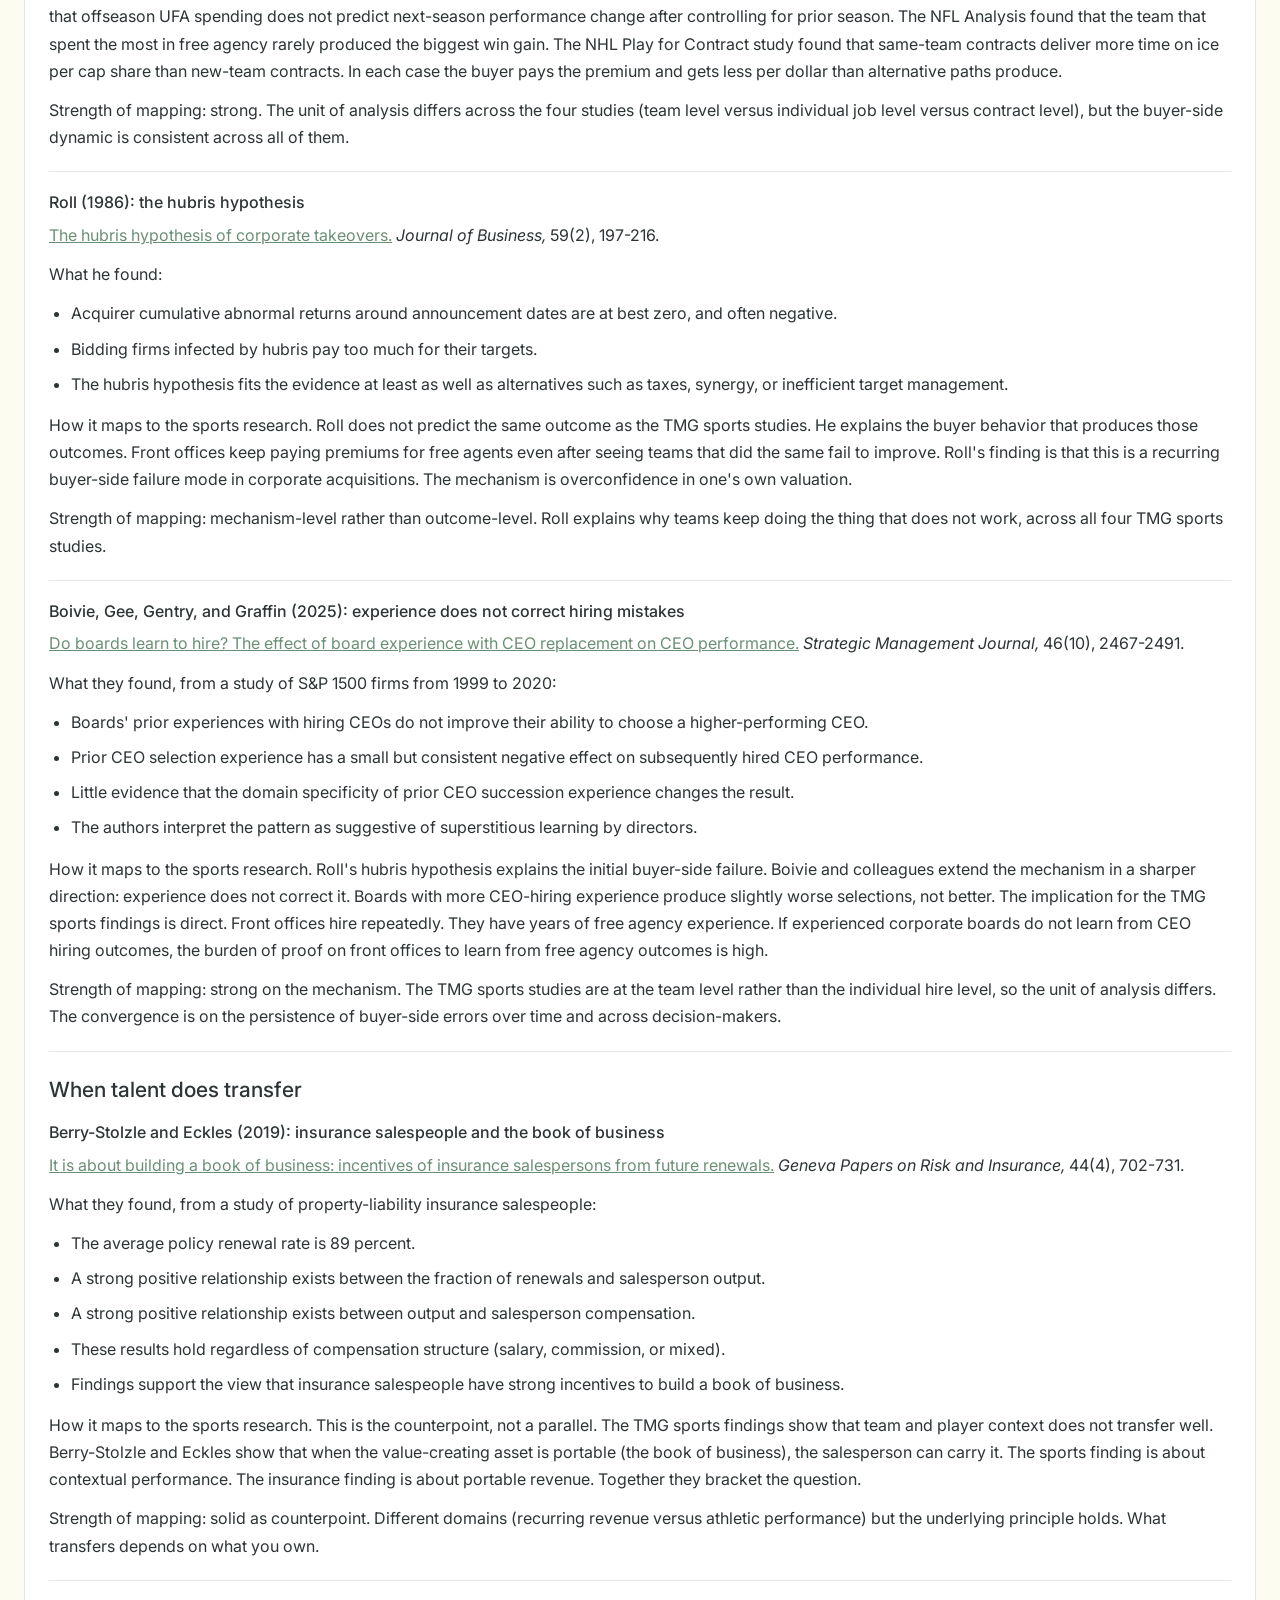
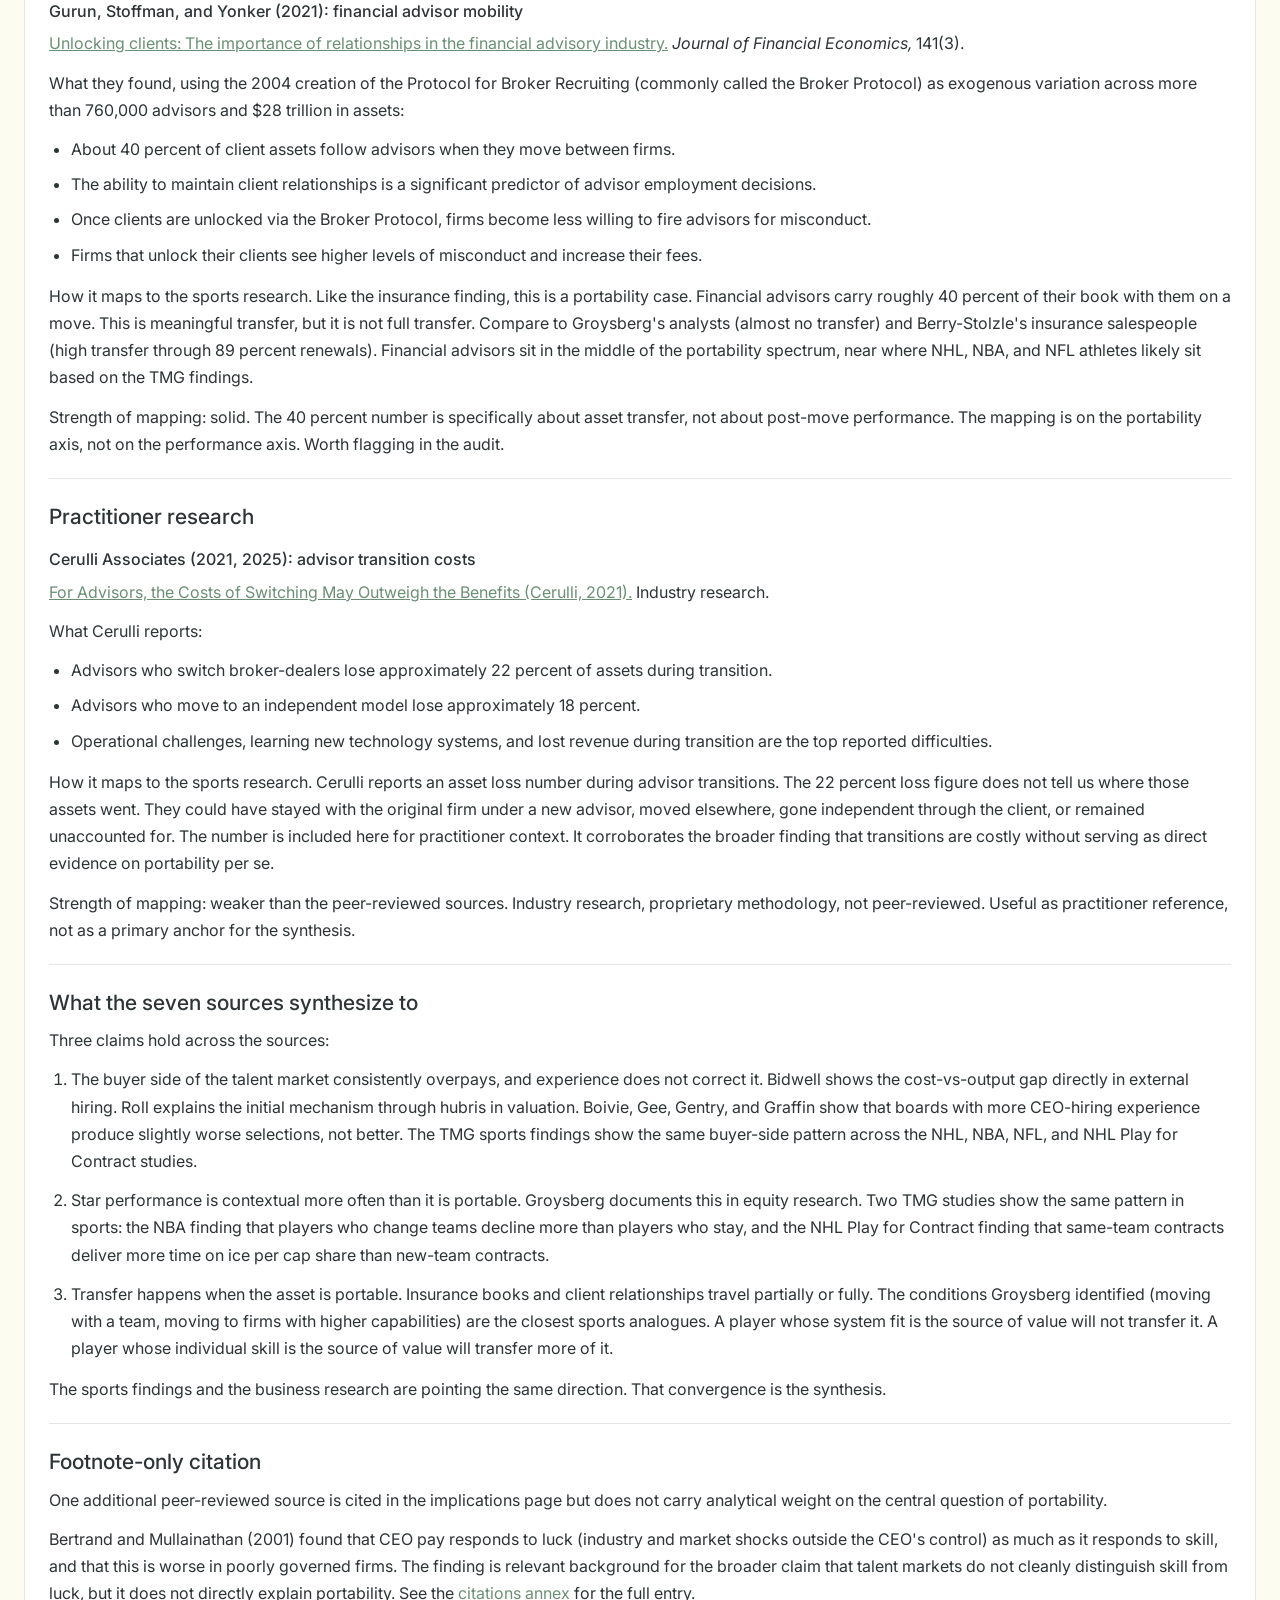
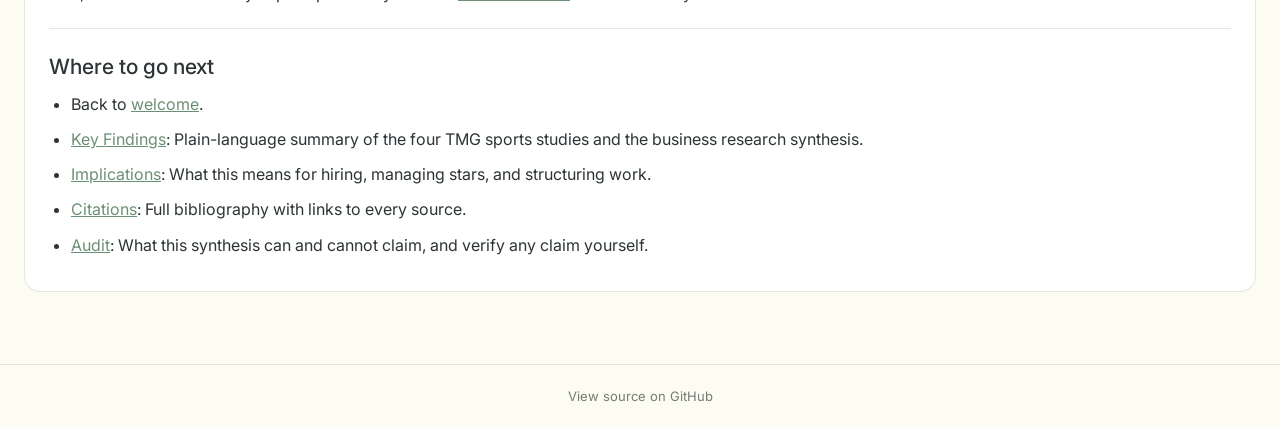
<file: business-research.html>
<!doctype html>
<html lang="en">
<head>
  <meta charset="UTF-8">
  <meta name="viewport" content="width=device-width, initial-scale=1.0">
  <title>Business research - Talent Portability - The Mallory Group</title>
  <meta name="description" content="Source-by-source mapping to sports findings.">
  <link rel="preconnect" href="https://fonts.googleapis.com">
  <link href="https://fonts.googleapis.com/css2?family=Inter:wght@400;500&display=swap" rel="stylesheet">
  <link rel="stylesheet" href="./assets/css/style.css">
</head>
<body>
  <nav class="tmg-nav">
    <a class="tmg-logo" href="./index.html" aria-label="The Mallory Group home">
      <span>TM</span><div class="tmg-logo-divider" aria-hidden="true"></div><span>G</span>
    </a>
    <div class="tmg-page-links" aria-label="Site pages">
      <a href="./index.html">Welcome</a>
      <a href="./key-findings.html">Key Findings</a>
      <a href="./business-research.html">Business Research</a>
      <a href="./implications.html">Implications</a>
      <a href="./citations.html">Citations</a>
      <a href="./audit.html">Audit</a>
      <a href="https://github.com/rmallorybpc/talent-portability-research" target="_blank" rel="noopener noreferrer">GitHub</a>
    </div>
    <div class="tmg-dropdown-wrap">
      <button class="tmg-dropdown-btn" id="tmgDdBtn" aria-haspopup="true" aria-expanded="false" aria-controls="tmgDdMenu">
        TMG Tool Suite
        <svg class="tmg-chevron" viewBox="0 0 12 12" fill="none" width="12" height="12" aria-hidden="true"><path d="M2 4l4 4 4-4" stroke="currentColor" stroke-width="1.5" stroke-linecap="round"/></svg>
      </button>
      <div class="tmg-dropdown-menu" id="tmgDdMenu" role="menu">
        <a href="https://rmallorybpc.github.io/pdf-multi-agent-analysis/" target="_blank" rel="noopener noreferrer" role="menuitem">PDF Multi-Agent Analysis</a>
        <a href="https://rmallorybpc.github.io/housing-market-intel/" target="_blank" rel="noopener noreferrer" role="menuitem">Housing Market Intel</a>
        <a href="https://rmallorybpc.github.io/real-estate-report/" target="_blank" rel="noopener noreferrer" role="menuitem">Real Estate Report</a>
        <a href="https://rmallorybpc.github.io/nflanalysis/dashboard/src/" target="_blank" rel="noopener noreferrer" role="menuitem">NFL Analysis</a>
        <a href="https://rmallorybpc.github.io/recipes/" target="_blank" rel="noopener noreferrer" role="menuitem">Recipe Book</a>
        <a href="https://rmallorybpc.github.io/nhl-free-agency-research/" target="_blank" rel="noopener noreferrer" role="menuitem">NHL Free Agency Research</a>
        <a href="https://rmallorybpc.github.io/nhl-play-for-contract/" target="_blank" rel="noopener noreferrer" role="menuitem">NHL Play for Contract</a>
        <a href="https://content-integrity-audit.pages.dev/" target="_blank" rel="noopener noreferrer" role="menuitem">Content Integrity</a>
        <a href="https://rmallorybpc.github.io/nba-research-project/" target="_blank" rel="noopener noreferrer" role="menuitem">NBA Supermax Research</a>
        <a href="https://rmallorybpc.github.io/talent-portability-research/" target="_blank" rel="noopener noreferrer" role="menuitem">Talent Portability Research</a>
      </div>
    </div>
  </nav>

  <main class="tmg-page">
    <div class="tmg-container">
      <article class="tmg-card-wide tmg-markdown" id="page-markdown" style="margin-bottom: var(--tmg-gap);">
<h1>What the business research says</h1>
<p>Seven sources address the same question The Mallory Group&#39;s four sports studies asked: does paying for outside talent deliver the expected performance? Six are peer-reviewed academic research and one is industry research. This page presents each source, what it found, and how it maps to the sports findings.</p>
<p>The honest answer the synthesis returns: paying for outside talent works sometimes. It depends on what asset you are paying for and whether that asset actually transfers.</p>
<h2>How the business research is organized</h2>
<p>Each source below has four parts:</p>
<ol>
<li>The citation and link to the original.</li>
<li>What the source found, stated as the source states it.</li>
<li>How the finding maps to the four TMG sports studies.</li>
<li>An honest read on how strong the mapping is.</li>
</ol>
<p>The sources are grouped into three sections: four that explain why paying for outside talent often fails, two that explain when talent does transfer, and one industry source that adds practitioner-side numbers.</p>
<hr>
<h2>Why paying for outside talent often fails</h2>
<h3>Groysberg (2010): star portability</h3>
<p><a href="https://press.princeton.edu/books/paperback/9780691154510/chasing-stars"><em>Chasing Stars: The Myth of Talent and the Portability of Performance.</em></a> Princeton University Press.</p>
<p>What he found, from a study of more than 1,000 star Wall Street analysts at 78 investment banks:</p>
<ul>
<li>Star analysts who switched firms suffered an immediate and lasting decline in performance.</li>
<li>The decline depended on firm-specific resources, organizational cultures, networks, and colleagues.</li>
<li>Three groups of stars retained their performance: those who moved with their teams, those who moved to firms with higher capabilities and resources (measured through Institutional Investor rankings), and female stars.</li>
<li>Analysts who moved to firms with similar capabilities saw less decline than the overall average. Analysts who moved to firms with lower capabilities saw the largest decline.</li>
<li>The original firm matters too. Analysts from firms that promoted portability (Credit Suisse First Boston, Salomon Brothers) suffered less decline than analysts from firms that built soft non-portability (Goldman Sachs, Merrill Lynch).</li>
<li>The author extends the framework to other occupations, including general managers and football players.</li>
</ul>
<p>How it maps to the sports research. Two TMG studies confirm Groysberg&#39;s framework at the player level. The NBA study found that players who changed teams declined more than players who stayed, even when age and prior performance were accounted for. The NHL Play for Contract study found that same-team contracts deliver more time on ice per dollar of cap share than new-team contracts (the loyalty discount, with a tier-controlled coefficient of +0.70 minutes per game-equivalent at p &lt; 0.0001). Groysberg gives the mechanism. Performance depends on context. System fit, role, teammates, and coaching are the sports version of &quot;firm-specific resources, networks, and colleagues.&quot;</p>
<p>Strength of mapping: strong. Groysberg himself extends his framework to athletes. The mechanism is the same in both settings, and two independent TMG sports studies now confirm the pattern.</p>
<hr>
<h3>Bidwell (2011): the external hire premium</h3>
<p><a href="https://faculty.wharton.upenn.edu/wp-content/uploads/2012/03/Paying_More_ASQ_edits_FINAL.pdf">Paying more to get less: The effects of external hiring versus internal mobility.</a> <em>Administrative Science Quarterly,</em> 56(3), 369-407.</p>
<p>What he found:</p>
<ul>
<li>External hires were paid around 18 percent more than internal promotions into the same jobs, while also having higher levels of experience and education.</li>
<li>External hires received significantly lower performance evaluations during their first two years.</li>
<li>External hires had higher exit rates, both voluntary and involuntary.</li>
<li>External hires who survived past two years were promoted faster than internal hires.</li>
</ul>
<p>How it maps to the sports research. The TMG sports findings show the same pattern at both the team and player level. The NHL Free Agency Research found that offseason UFA spending does not predict next-season performance change after controlling for prior season. The NFL Analysis found that the team that spent the most in free agency rarely produced the biggest win gain. The NHL Play for Contract study found that same-team contracts deliver more time on ice per cap share than new-team contracts. In each case the buyer pays the premium and gets less per dollar than alternative paths produce.</p>
<p>Strength of mapping: strong. The unit of analysis differs across the four studies (team level versus individual job level versus contract level), but the buyer-side dynamic is consistent across all of them.</p>
<hr>
<h3>Roll (1986): the hubris hypothesis</h3>
<p><a href="https://www.jstor.org/stable/2353017">The hubris hypothesis of corporate takeovers.</a> <em>Journal of Business,</em> 59(2), 197-216.</p>
<p>What he found:</p>
<ul>
<li>Acquirer cumulative abnormal returns around announcement dates are at best zero, and often negative.</li>
<li>Bidding firms infected by hubris pay too much for their targets.</li>
<li>The hubris hypothesis fits the evidence at least as well as alternatives such as taxes, synergy, or inefficient target management.</li>
</ul>
<p>How it maps to the sports research. Roll does not predict the same outcome as the TMG sports studies. He explains the buyer behavior that produces those outcomes. Front offices keep paying premiums for free agents even after seeing teams that did the same fail to improve. Roll&#39;s finding is that this is a recurring buyer-side failure mode in corporate acquisitions. The mechanism is overconfidence in one&#39;s own valuation.</p>
<p>Strength of mapping: mechanism-level rather than outcome-level. Roll explains why teams keep doing the thing that does not work, across all four TMG sports studies.</p>
<hr>
<h3>Boivie, Gee, Gentry, and Graffin (2025): experience does not correct hiring mistakes</h3>
<p><a href="https://www.terry.uga.edu/wp-content/uploads/Strategic-Management-Journal-2025-Boivie-Do-boards-learn-to-hire-The-effect-of-board-experience-with-CEO-replacement.pdf">Do boards learn to hire? The effect of board experience with CEO replacement on CEO performance.</a> <em>Strategic Management Journal,</em> 46(10), 2467-2491.</p>
<p>What they found, from a study of S&amp;P 1500 firms from 1999 to 2020:</p>
<ul>
<li>Boards&#39; prior experiences with hiring CEOs do not improve their ability to choose a higher-performing CEO.</li>
<li>Prior CEO selection experience has a small but consistent negative effect on subsequently hired CEO performance.</li>
<li>Little evidence that the domain specificity of prior CEO succession experience changes the result.</li>
<li>The authors interpret the pattern as suggestive of superstitious learning by directors.</li>
</ul>
<p>How it maps to the sports research. Roll&#39;s hubris hypothesis explains the initial buyer-side failure. Boivie and colleagues extend the mechanism in a sharper direction: experience does not correct it. Boards with more CEO-hiring experience produce slightly worse selections, not better. The implication for the TMG sports findings is direct. Front offices hire repeatedly. They have years of free agency experience. If experienced corporate boards do not learn from CEO hiring outcomes, the burden of proof on front offices to learn from free agency outcomes is high.</p>
<p>Strength of mapping: strong on the mechanism. The TMG sports studies are at the team level rather than the individual hire level, so the unit of analysis differs. The convergence is on the persistence of buyer-side errors over time and across decision-makers.</p>
<hr>
<h2>When talent does transfer</h2>
<h3>Berry-Stolzle and Eckles (2019): insurance salespeople and the book of business</h3>
<p><a href="https://link.springer.com/article/10.1057/s41288-019-00136-8">It is about building a book of business: incentives of insurance salespersons from future renewals.</a> <em>Geneva Papers on Risk and Insurance,</em> 44(4), 702-731.</p>
<p>What they found, from a study of property-liability insurance salespeople:</p>
<ul>
<li>The average policy renewal rate is 89 percent.</li>
<li>A strong positive relationship exists between the fraction of renewals and salesperson output.</li>
<li>A strong positive relationship exists between output and salesperson compensation.</li>
<li>These results hold regardless of compensation structure (salary, commission, or mixed).</li>
<li>Findings support the view that insurance salespeople have strong incentives to build a book of business.</li>
</ul>
<p>How it maps to the sports research. This is the counterpoint, not a parallel. The TMG sports findings show that team and player context does not transfer well. Berry-Stolzle and Eckles show that when the value-creating asset is portable (the book of business), the salesperson can carry it. The sports finding is about contextual performance. The insurance finding is about portable revenue. Together they bracket the question.</p>
<p>Strength of mapping: solid as counterpoint. Different domains (recurring revenue versus athletic performance) but the underlying principle holds. What transfers depends on what you own.</p>
<hr>
<h3>Gurun, Stoffman, and Yonker (2021): financial advisor mobility</h3>
<p><a href="https://www.sciencedirect.com/science/article/abs/pii/S0304405X21001562">Unlocking clients: The importance of relationships in the financial advisory industry.</a> <em>Journal of Financial Economics,</em> 141(3).</p>
<p>What they found, using the 2004 creation of the Protocol for Broker Recruiting (commonly called the Broker Protocol) as exogenous variation across more than 760,000 advisors and $28 trillion in assets:</p>
<ul>
<li>About 40 percent of client assets follow advisors when they move between firms.</li>
<li>The ability to maintain client relationships is a significant predictor of advisor employment decisions.</li>
<li>Once clients are unlocked via the Broker Protocol, firms become less willing to fire advisors for misconduct.</li>
<li>Firms that unlock their clients see higher levels of misconduct and increase their fees.</li>
</ul>
<p>How it maps to the sports research. Like the insurance finding, this is a portability case. Financial advisors carry roughly 40 percent of their book with them on a move. This is meaningful transfer, but it is not full transfer. Compare to Groysberg&#39;s analysts (almost no transfer) and Berry-Stolzle&#39;s insurance salespeople (high transfer through 89 percent renewals). Financial advisors sit in the middle of the portability spectrum, near where NHL, NBA, and NFL athletes likely sit based on the TMG findings.</p>
<p>Strength of mapping: solid. The 40 percent number is specifically about asset transfer, not about post-move performance. The mapping is on the portability axis, not on the performance axis. Worth flagging in the audit.</p>
<hr>
<h2>Practitioner research</h2>
<h3>Cerulli Associates (2021, 2025): advisor transition costs</h3>
<p><a href="https://www.cerulli.com/press-releases/for-advisors-the-costs-of-switching-may-outweigh-the-benefits">For Advisors, the Costs of Switching May Outweigh the Benefits (Cerulli, 2021).</a> Industry research.</p>
<p>What Cerulli reports:</p>
<ul>
<li>Advisors who switch broker-dealers lose approximately 22 percent of assets during transition.</li>
<li>Advisors who move to an independent model lose approximately 18 percent.</li>
<li>Operational challenges, learning new technology systems, and lost revenue during transition are the top reported difficulties.</li>
</ul>
<p>How it maps to the sports research. Cerulli reports an asset loss number during advisor transitions. The 22 percent loss figure does not tell us where those assets went. They could have stayed with the original firm under a new advisor, moved elsewhere, gone independent through the client, or remained unaccounted for. The number is included here for practitioner context. It corroborates the broader finding that transitions are costly without serving as direct evidence on portability per se.</p>
<p>Strength of mapping: weaker than the peer-reviewed sources. Industry research, proprietary methodology, not peer-reviewed. Useful as practitioner reference, not as a primary anchor for the synthesis.</p>
<hr>
<h2>What the seven sources synthesize to</h2>
<p>Three claims hold across the sources:</p>
<ol>
<li><p>The buyer side of the talent market consistently overpays, and experience does not correct it. Bidwell shows the cost-vs-output gap directly in external hiring. Roll explains the initial mechanism through hubris in valuation. Boivie, Gee, Gentry, and Graffin show that boards with more CEO-hiring experience produce slightly worse selections, not better. The TMG sports findings show the same buyer-side pattern across the NHL, NBA, NFL, and NHL Play for Contract studies.</p>
</li>
<li><p>Star performance is contextual more often than it is portable. Groysberg documents this in equity research. Two TMG studies show the same pattern in sports: the NBA finding that players who change teams decline more than players who stay, and the NHL Play for Contract finding that same-team contracts deliver more time on ice per cap share than new-team contracts.</p>
</li>
<li><p>Transfer happens when the asset is portable. Insurance books and client relationships travel partially or fully. The conditions Groysberg identified (moving with a team, moving to firms with higher capabilities) are the closest sports analogues. A player whose system fit is the source of value will not transfer it. A player whose individual skill is the source of value will transfer more of it.</p>
</li>
</ol>
<p>The sports findings and the business research are pointing the same direction. That convergence is the synthesis.</p>
<hr>
<h2>Footnote-only citation</h2>
<p>One additional peer-reviewed source is cited in the implications page but does not carry analytical weight on the central question of portability.</p>
<p>Bertrand and Mullainathan (2001) found that CEO pay responds to luck (industry and market shocks outside the CEO&#39;s control) as much as it responds to skill, and that this is worse in poorly governed firms. The finding is relevant background for the broader claim that talent markets do not cleanly distinguish skill from luck, but it does not directly explain portability. See the <a href="citations.html">citations annex</a> for the full entry.</p>
<hr>
<h2>Where to go next</h2>
<ul>
<li>Back to <a href="index.html">welcome</a>.</li>
<li><a href="key-findings.html">Key Findings</a>: Plain-language summary of the four TMG sports studies and the business research synthesis.</li>
<li><a href="implications.html">Implications</a>: What this means for hiring, managing stars, and structuring work.</li>
<li><a href="citations.html">Citations</a>: Full bibliography with links to every source.</li>
<li><a href="audit.html">Audit</a>: What this synthesis can and cannot claim, and verify any claim yourself.</li>
</ul>

      </article>
    </div>
  </main>

  <footer class="tmg-footer">
    <a href="https://github.com/rmallorybpc/talent-portability-research" target="_blank" rel="noopener noreferrer">View source on GitHub</a>
  </footer>

  <script>
    (function () {
      var links = document.querySelectorAll('.tmg-page-links a');
      var path = location.pathname.split('/').pop() || 'index.html';
      links.forEach(function (a) {
        if (a.getAttribute('href') === './' + path) {
          a.setAttribute('aria-current', 'page');
        } else {
          if (a.getAttribute('aria-current') === 'page') {
            a.removeAttribute('aria-current');
          }
        }
      });
    }());
  </script>
  <script src="./assets/js/nav.js" defer></script>
</body>
</html>
</file>
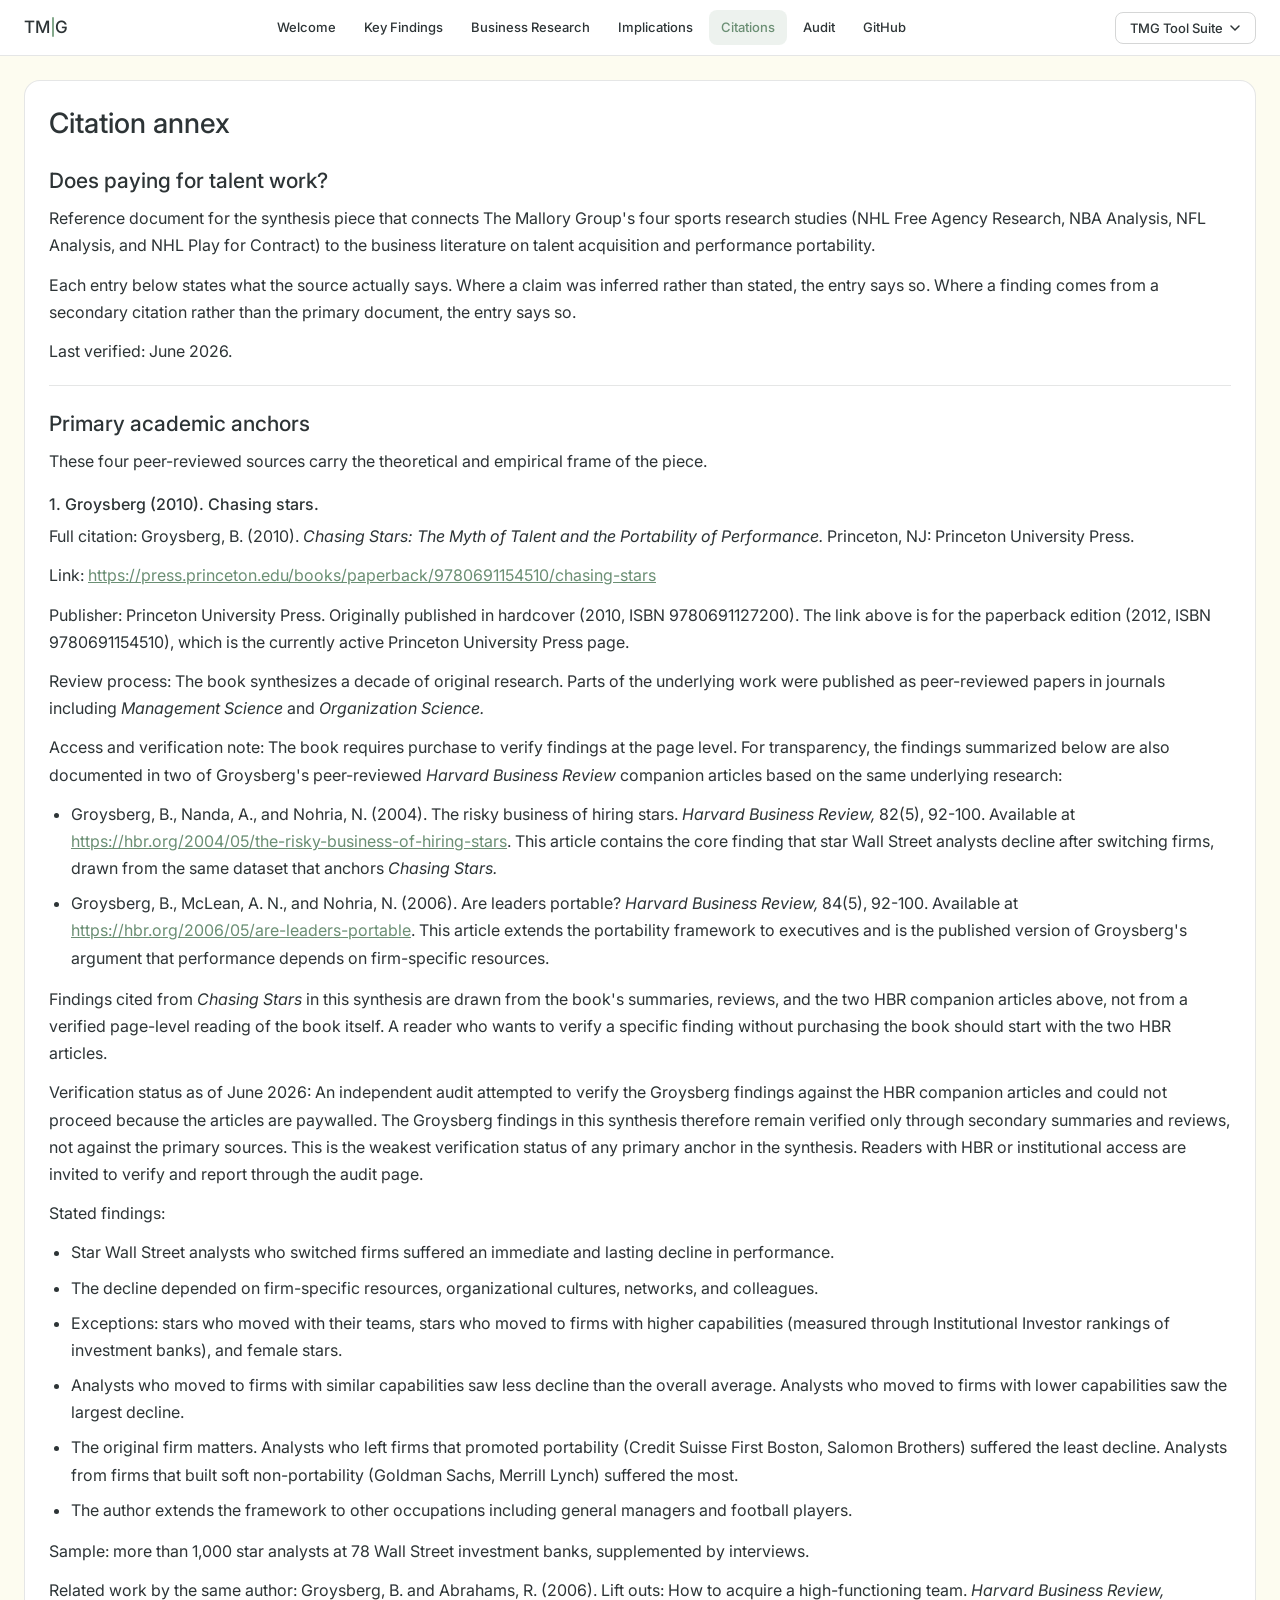
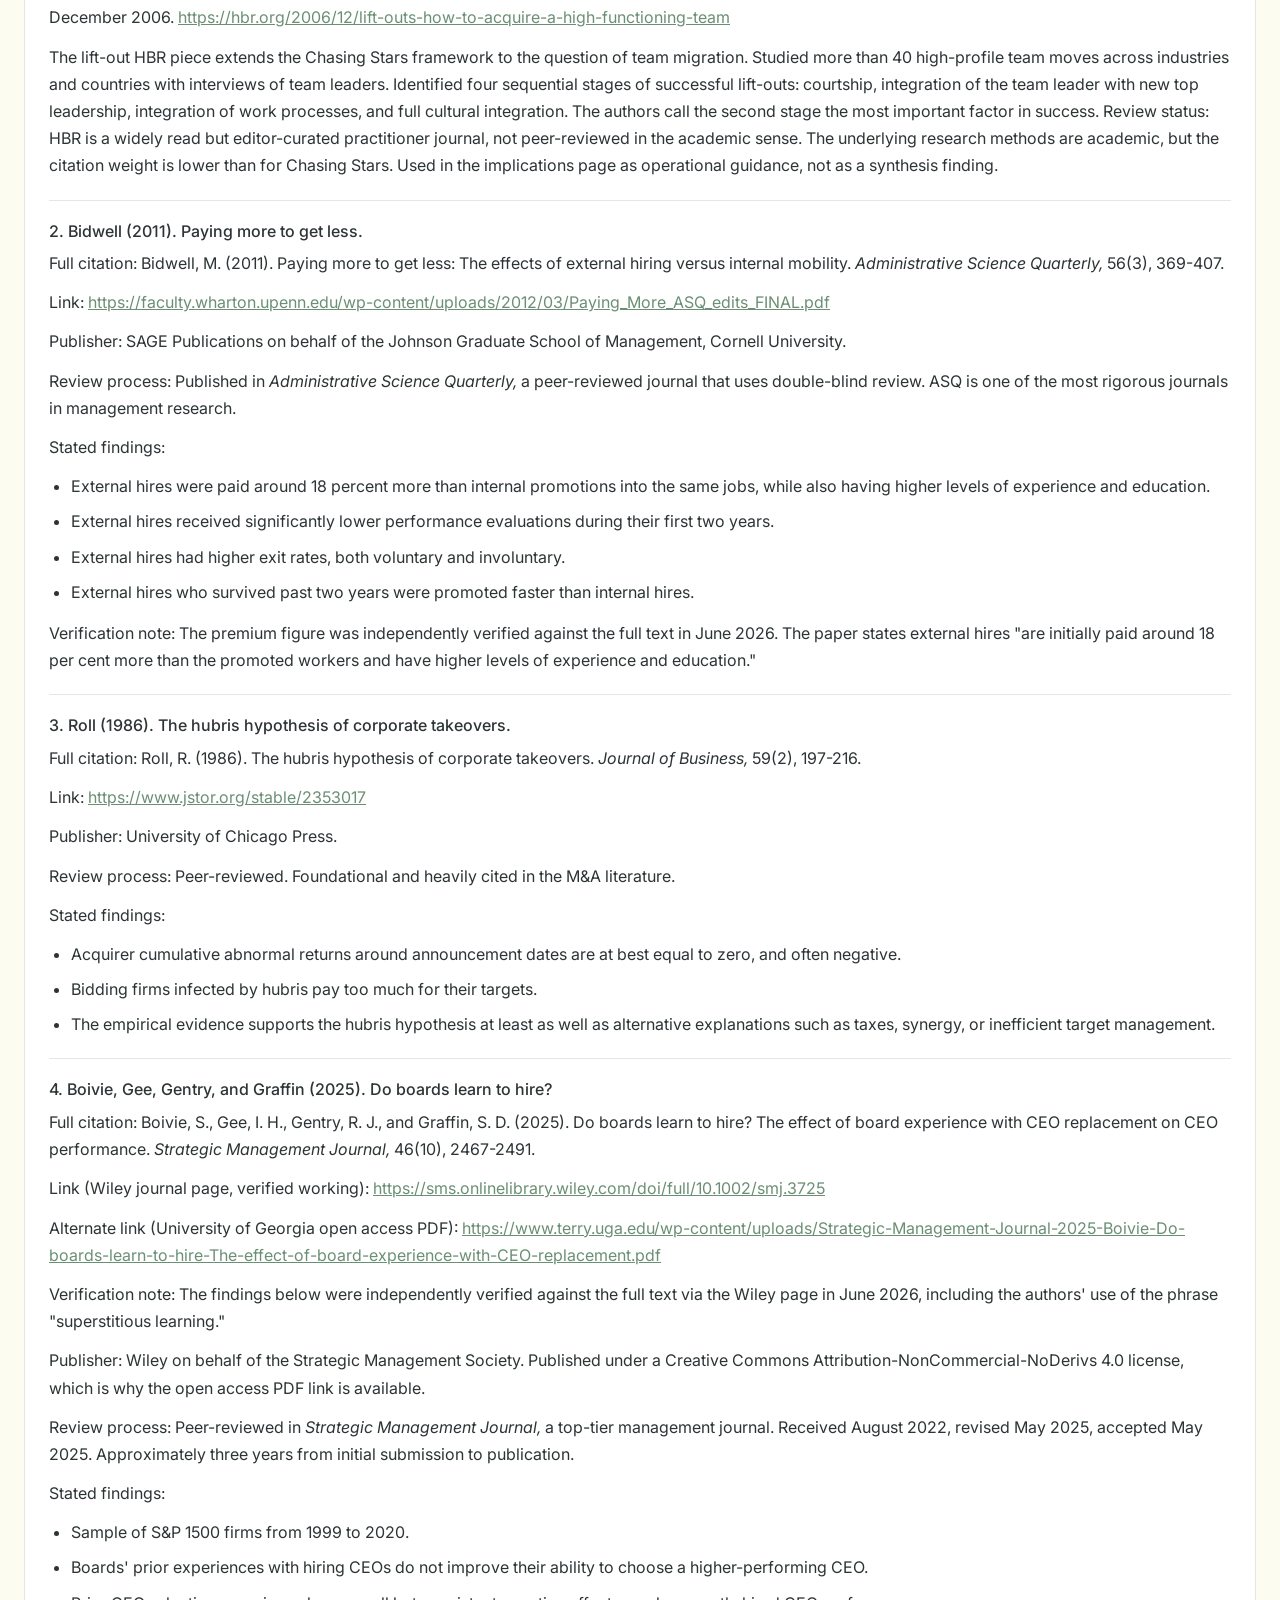
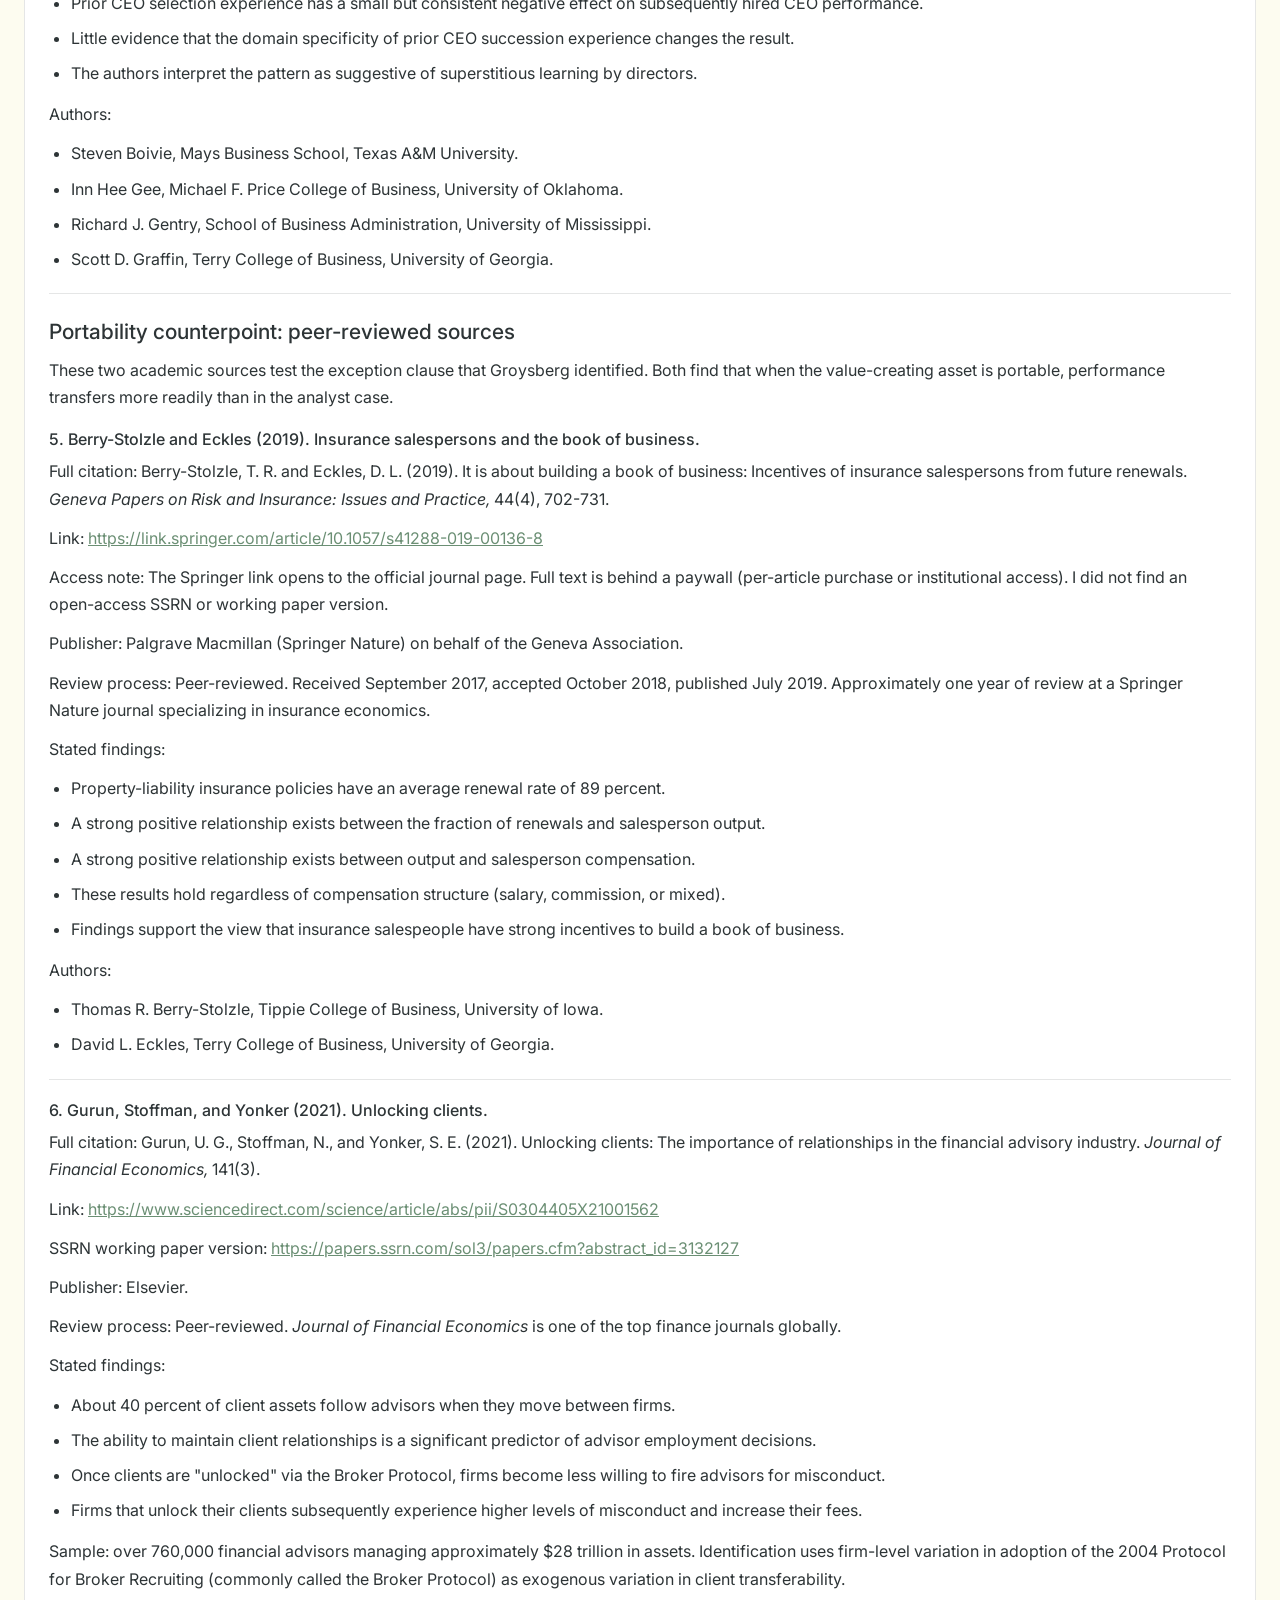
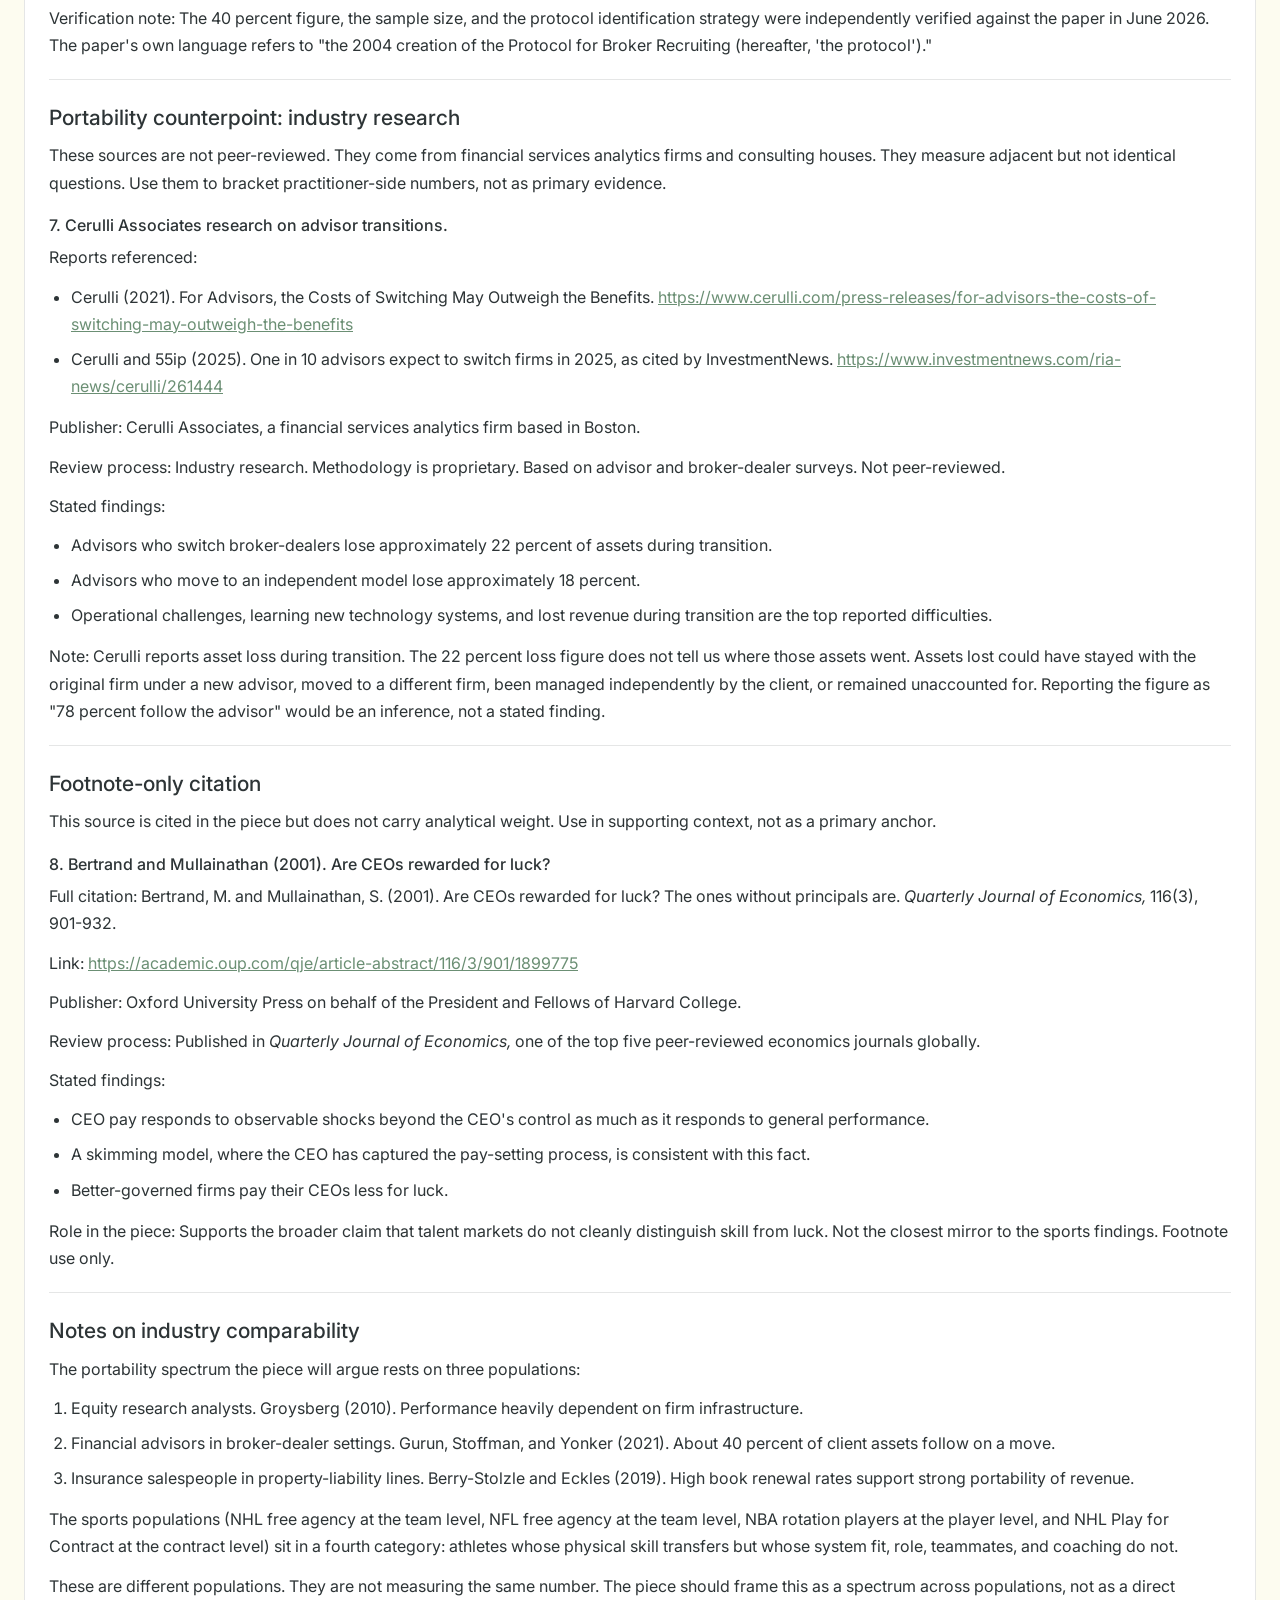
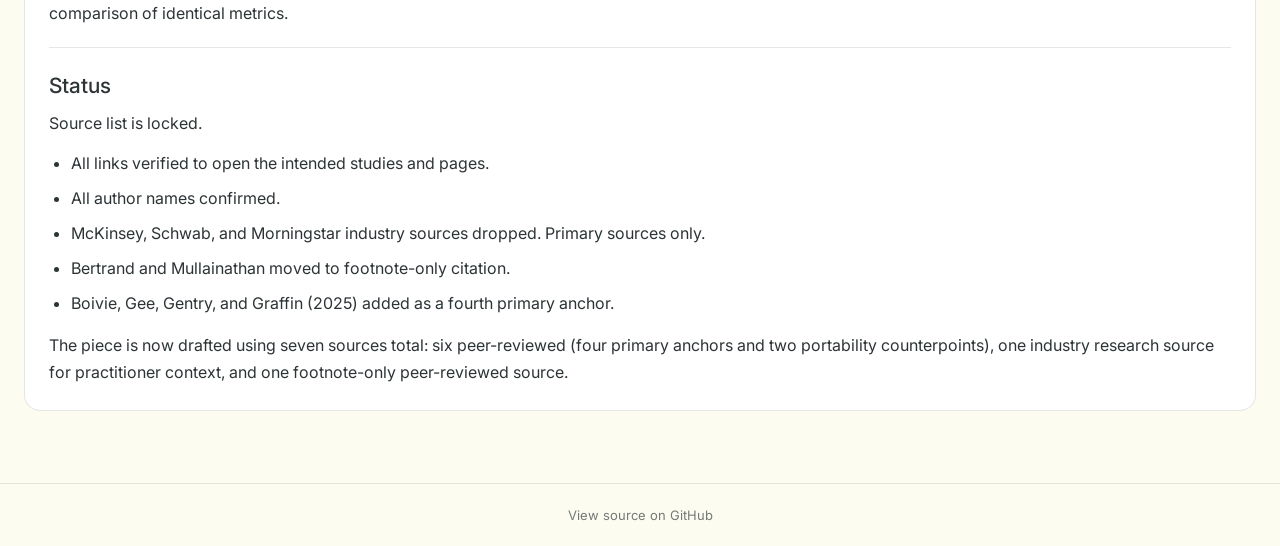
<file: citations.html>
<!doctype html>
<html lang="en">
<head>
  <meta charset="UTF-8">
  <meta name="viewport" content="width=device-width, initial-scale=1.0">
  <title>Citations - Talent Portability - The Mallory Group</title>
  <meta name="description" content="Citation annex for the synthesis.">
  <link rel="preconnect" href="https://fonts.googleapis.com">
  <link href="https://fonts.googleapis.com/css2?family=Inter:wght@400;500&display=swap" rel="stylesheet">
  <link rel="stylesheet" href="./assets/css/style.css">
</head>
<body>
  <nav class="tmg-nav">
    <a class="tmg-logo" href="./index.html" aria-label="The Mallory Group home">
      <span>TM</span><div class="tmg-logo-divider" aria-hidden="true"></div><span>G</span>
    </a>
    <div class="tmg-page-links" aria-label="Site pages">
      <a href="./index.html">Welcome</a>
      <a href="./key-findings.html">Key Findings</a>
      <a href="./business-research.html">Business Research</a>
      <a href="./implications.html">Implications</a>
      <a href="./citations.html">Citations</a>
      <a href="./audit.html">Audit</a>
      <a href="https://github.com/rmallorybpc/talent-portability-research" target="_blank" rel="noopener noreferrer">GitHub</a>
    </div>
    <div class="tmg-dropdown-wrap">
      <button class="tmg-dropdown-btn" id="tmgDdBtn" aria-haspopup="true" aria-expanded="false" aria-controls="tmgDdMenu">
        TMG Tool Suite
        <svg class="tmg-chevron" viewBox="0 0 12 12" fill="none" width="12" height="12" aria-hidden="true"><path d="M2 4l4 4 4-4" stroke="currentColor" stroke-width="1.5" stroke-linecap="round"/></svg>
      </button>
      <div class="tmg-dropdown-menu" id="tmgDdMenu" role="menu">
        <a href="https://rmallorybpc.github.io/pdf-multi-agent-analysis/" target="_blank" rel="noopener noreferrer" role="menuitem">PDF Multi-Agent Analysis</a>
        <a href="https://rmallorybpc.github.io/housing-market-intel/" target="_blank" rel="noopener noreferrer" role="menuitem">Housing Market Intel</a>
        <a href="https://rmallorybpc.github.io/real-estate-report/" target="_blank" rel="noopener noreferrer" role="menuitem">Real Estate Report</a>
        <a href="https://rmallorybpc.github.io/nflanalysis/dashboard/src/" target="_blank" rel="noopener noreferrer" role="menuitem">NFL Analysis</a>
        <a href="https://rmallorybpc.github.io/recipes/" target="_blank" rel="noopener noreferrer" role="menuitem">Recipe Book</a>
        <a href="https://rmallorybpc.github.io/nhl-free-agency-research/" target="_blank" rel="noopener noreferrer" role="menuitem">NHL Free Agency Research</a>
        <a href="https://rmallorybpc.github.io/nhl-play-for-contract/" target="_blank" rel="noopener noreferrer" role="menuitem">NHL Play for Contract</a>
        <a href="https://content-integrity-audit.pages.dev/" target="_blank" rel="noopener noreferrer" role="menuitem">Content Integrity</a>
        <a href="https://rmallorybpc.github.io/nba-research-project/" target="_blank" rel="noopener noreferrer" role="menuitem">NBA Supermax Research</a>
        <a href="https://rmallorybpc.github.io/talent-portability-research/" target="_blank" rel="noopener noreferrer" role="menuitem">Talent Portability Research</a>
      </div>
    </div>
  </nav>

  <main class="tmg-page">
    <div class="tmg-container">
      <article class="tmg-card-wide tmg-markdown" id="page-markdown" style="margin-bottom: var(--tmg-gap);">
<h1>Citation annex</h1>
<h2>Does paying for talent work?</h2>
<p>Reference document for the synthesis piece that connects The Mallory Group&#39;s four sports research studies (NHL Free Agency Research, NBA Analysis, NFL Analysis, and NHL Play for Contract) to the business literature on talent acquisition and performance portability.</p>
<p>Each entry below states what the source actually says. Where a claim was inferred rather than stated, the entry says so. Where a finding comes from a secondary citation rather than the primary document, the entry says so.</p>
<p>Last verified: June 2026.</p>
<hr>
<h2>Primary academic anchors</h2>
<p>These four peer-reviewed sources carry the theoretical and empirical frame of the piece.</p>
<h3>1. Groysberg (2010). Chasing stars.</h3>
<p>Full citation: Groysberg, B. (2010). <em>Chasing Stars: The Myth of Talent and the Portability of Performance.</em> Princeton, NJ: Princeton University Press.</p>
<p>Link: <a href="https://press.princeton.edu/books/paperback/9780691154510/chasing-stars">https://press.princeton.edu/books/paperback/9780691154510/chasing-stars</a></p>
<p>Publisher: Princeton University Press. Originally published in hardcover (2010, ISBN 9780691127200). The link above is for the paperback edition (2012, ISBN 9780691154510), which is the currently active Princeton University Press page.</p>
<p>Review process: The book synthesizes a decade of original research. Parts of the underlying work were published as peer-reviewed papers in journals including <em>Management Science</em> and <em>Organization Science.</em></p>
<p>Access and verification note: The book requires purchase to verify findings at the page level. For transparency, the findings summarized below are also documented in two of Groysberg&#39;s peer-reviewed <em>Harvard Business Review</em> companion articles based on the same underlying research:</p>
<ul>
<li>Groysberg, B., Nanda, A., and Nohria, N. (2004). The risky business of hiring stars. <em>Harvard Business Review,</em> 82(5), 92-100. Available at <a href="https://hbr.org/2004/05/the-risky-business-of-hiring-stars">https://hbr.org/2004/05/the-risky-business-of-hiring-stars</a>. This article contains the core finding that star Wall Street analysts decline after switching firms, drawn from the same dataset that anchors <em>Chasing Stars.</em></li>
<li>Groysberg, B., McLean, A. N., and Nohria, N. (2006). Are leaders portable? <em>Harvard Business Review,</em> 84(5), 92-100. Available at <a href="https://hbr.org/2006/05/are-leaders-portable">https://hbr.org/2006/05/are-leaders-portable</a>. This article extends the portability framework to executives and is the published version of Groysberg&#39;s argument that performance depends on firm-specific resources.</li>
</ul>
<p>Findings cited from <em>Chasing Stars</em> in this synthesis are drawn from the book&#39;s summaries, reviews, and the two HBR companion articles above, not from a verified page-level reading of the book itself. A reader who wants to verify a specific finding without purchasing the book should start with the two HBR articles.</p>
<p>Verification status as of June 2026: An independent audit attempted to verify the Groysberg findings against the HBR companion articles and could not proceed because the articles are paywalled. The Groysberg findings in this synthesis therefore remain verified only through secondary summaries and reviews, not against the primary sources. This is the weakest verification status of any primary anchor in the synthesis. Readers with HBR or institutional access are invited to verify and report through the audit page.</p>
<p>Stated findings:</p>
<ul>
<li>Star Wall Street analysts who switched firms suffered an immediate and lasting decline in performance.</li>
<li>The decline depended on firm-specific resources, organizational cultures, networks, and colleagues.</li>
<li>Exceptions: stars who moved with their teams, stars who moved to firms with higher capabilities (measured through Institutional Investor rankings of investment banks), and female stars.</li>
<li>Analysts who moved to firms with similar capabilities saw less decline than the overall average. Analysts who moved to firms with lower capabilities saw the largest decline.</li>
<li>The original firm matters. Analysts who left firms that promoted portability (Credit Suisse First Boston, Salomon Brothers) suffered the least decline. Analysts from firms that built soft non-portability (Goldman Sachs, Merrill Lynch) suffered the most.</li>
<li>The author extends the framework to other occupations including general managers and football players.</li>
</ul>
<p>Sample: more than 1,000 star analysts at 78 Wall Street investment banks, supplemented by interviews.</p>
<p>Related work by the same author: Groysberg, B. and Abrahams, R. (2006). Lift outs: How to acquire a high-functioning team. <em>Harvard Business Review,</em> December 2006. <a href="https://hbr.org/2006/12/lift-outs-how-to-acquire-a-high-functioning-team">https://hbr.org/2006/12/lift-outs-how-to-acquire-a-high-functioning-team</a></p>
<p>The lift-out HBR piece extends the Chasing Stars framework to the question of team migration. Studied more than 40 high-profile team moves across industries and countries with interviews of team leaders. Identified four sequential stages of successful lift-outs: courtship, integration of the team leader with new top leadership, integration of work processes, and full cultural integration. The authors call the second stage the most important factor in success. Review status: HBR is a widely read but editor-curated practitioner journal, not peer-reviewed in the academic sense. The underlying research methods are academic, but the citation weight is lower than for Chasing Stars. Used in the implications page as operational guidance, not as a synthesis finding.</p>
<hr>
<h3>2. Bidwell (2011). Paying more to get less.</h3>
<p>Full citation: Bidwell, M. (2011). Paying more to get less: The effects of external hiring versus internal mobility. <em>Administrative Science Quarterly,</em> 56(3), 369-407.</p>
<p>Link: <a href="https://faculty.wharton.upenn.edu/wp-content/uploads/2012/03/Paying_More_ASQ_edits_FINAL.pdf">https://faculty.wharton.upenn.edu/wp-content/uploads/2012/03/Paying_More_ASQ_edits_FINAL.pdf</a></p>
<p>Publisher: SAGE Publications on behalf of the Johnson Graduate School of Management, Cornell University.</p>
<p>Review process: Published in <em>Administrative Science Quarterly,</em> a peer-reviewed journal that uses double-blind review. ASQ is one of the most rigorous journals in management research.</p>
<p>Stated findings:</p>
<ul>
<li>External hires were paid around 18 percent more than internal promotions into the same jobs, while also having higher levels of experience and education.</li>
<li>External hires received significantly lower performance evaluations during their first two years.</li>
<li>External hires had higher exit rates, both voluntary and involuntary.</li>
<li>External hires who survived past two years were promoted faster than internal hires.</li>
</ul>
<p>Verification note: The premium figure was independently verified against the full text in June 2026. The paper states external hires &quot;are initially paid around 18 per cent more than the promoted workers and have higher levels of experience and education.&quot;</p>
<hr>
<h3>3. Roll (1986). The hubris hypothesis of corporate takeovers.</h3>
<p>Full citation: Roll, R. (1986). The hubris hypothesis of corporate takeovers. <em>Journal of Business,</em> 59(2), 197-216.</p>
<p>Link: <a href="https://www.jstor.org/stable/2353017">https://www.jstor.org/stable/2353017</a></p>
<p>Publisher: University of Chicago Press.</p>
<p>Review process: Peer-reviewed. Foundational and heavily cited in the M&amp;A literature.</p>
<p>Stated findings:</p>
<ul>
<li>Acquirer cumulative abnormal returns around announcement dates are at best equal to zero, and often negative.</li>
<li>Bidding firms infected by hubris pay too much for their targets.</li>
<li>The empirical evidence supports the hubris hypothesis at least as well as alternative explanations such as taxes, synergy, or inefficient target management.</li>
</ul>
<hr>
<h3>4. Boivie, Gee, Gentry, and Graffin (2025). Do boards learn to hire?</h3>
<p>Full citation: Boivie, S., Gee, I. H., Gentry, R. J., and Graffin, S. D. (2025). Do boards learn to hire? The effect of board experience with CEO replacement on CEO performance. <em>Strategic Management Journal,</em> 46(10), 2467-2491.</p>
<p>Link (Wiley journal page, verified working): <a href="https://sms.onlinelibrary.wiley.com/doi/full/10.1002/smj.3725">https://sms.onlinelibrary.wiley.com/doi/full/10.1002/smj.3725</a></p>
<p>Alternate link (University of Georgia open access PDF): <a href="https://www.terry.uga.edu/wp-content/uploads/Strategic-Management-Journal-2025-Boivie-Do-boards-learn-to-hire-The-effect-of-board-experience-with-CEO-replacement.pdf">https://www.terry.uga.edu/wp-content/uploads/Strategic-Management-Journal-2025-Boivie-Do-boards-learn-to-hire-The-effect-of-board-experience-with-CEO-replacement.pdf</a></p>
<p>Verification note: The findings below were independently verified against the full text via the Wiley page in June 2026, including the authors&#39; use of the phrase &quot;superstitious learning.&quot;</p>
<p>Publisher: Wiley on behalf of the Strategic Management Society. Published under a Creative Commons Attribution-NonCommercial-NoDerivs 4.0 license, which is why the open access PDF link is available.</p>
<p>Review process: Peer-reviewed in <em>Strategic Management Journal,</em> a top-tier management journal. Received August 2022, revised May 2025, accepted May 2025. Approximately three years from initial submission to publication.</p>
<p>Stated findings:</p>
<ul>
<li>Sample of S&amp;P 1500 firms from 1999 to 2020.</li>
<li>Boards&#39; prior experiences with hiring CEOs do not improve their ability to choose a higher-performing CEO.</li>
<li>Prior CEO selection experience has a small but consistent negative effect on subsequently hired CEO performance.</li>
<li>Little evidence that the domain specificity of prior CEO succession experience changes the result.</li>
<li>The authors interpret the pattern as suggestive of superstitious learning by directors.</li>
</ul>
<p>Authors:</p>
<ul>
<li>Steven Boivie, Mays Business School, Texas A&amp;M University.</li>
<li>Inn Hee Gee, Michael F. Price College of Business, University of Oklahoma.</li>
<li>Richard J. Gentry, School of Business Administration, University of Mississippi.</li>
<li>Scott D. Graffin, Terry College of Business, University of Georgia.</li>
</ul>
<hr>
<h2>Portability counterpoint: peer-reviewed sources</h2>
<p>These two academic sources test the exception clause that Groysberg identified. Both find that when the value-creating asset is portable, performance transfers more readily than in the analyst case.</p>
<h3>5. Berry-Stolzle and Eckles (2019). Insurance salespersons and the book of business.</h3>
<p>Full citation: Berry-Stolzle, T. R. and Eckles, D. L. (2019). It is about building a book of business: Incentives of insurance salespersons from future renewals. <em>Geneva Papers on Risk and Insurance: Issues and Practice,</em> 44(4), 702-731.</p>
<p>Link: <a href="https://link.springer.com/article/10.1057/s41288-019-00136-8">https://link.springer.com/article/10.1057/s41288-019-00136-8</a></p>
<p>Access note: The Springer link opens to the official journal page. Full text is behind a paywall (per-article purchase or institutional access). I did not find an open-access SSRN or working paper version.</p>
<p>Publisher: Palgrave Macmillan (Springer Nature) on behalf of the Geneva Association.</p>
<p>Review process: Peer-reviewed. Received September 2017, accepted October 2018, published July 2019. Approximately one year of review at a Springer Nature journal specializing in insurance economics.</p>
<p>Stated findings:</p>
<ul>
<li>Property-liability insurance policies have an average renewal rate of 89 percent.</li>
<li>A strong positive relationship exists between the fraction of renewals and salesperson output.</li>
<li>A strong positive relationship exists between output and salesperson compensation.</li>
<li>These results hold regardless of compensation structure (salary, commission, or mixed).</li>
<li>Findings support the view that insurance salespeople have strong incentives to build a book of business.</li>
</ul>
<p>Authors:</p>
<ul>
<li>Thomas R. Berry-Stolzle, Tippie College of Business, University of Iowa.</li>
<li>David L. Eckles, Terry College of Business, University of Georgia.</li>
</ul>
<hr>
<h3>6. Gurun, Stoffman, and Yonker (2021). Unlocking clients.</h3>
<p>Full citation: Gurun, U. G., Stoffman, N., and Yonker, S. E. (2021). Unlocking clients: The importance of relationships in the financial advisory industry. <em>Journal of Financial Economics,</em> 141(3).</p>
<p>Link: <a href="https://www.sciencedirect.com/science/article/abs/pii/S0304405X21001562">https://www.sciencedirect.com/science/article/abs/pii/S0304405X21001562</a></p>
<p>SSRN working paper version: <a href="https://papers.ssrn.com/sol3/papers.cfm?abstract_id=3132127">https://papers.ssrn.com/sol3/papers.cfm?abstract_id=3132127</a></p>
<p>Publisher: Elsevier.</p>
<p>Review process: Peer-reviewed. <em>Journal of Financial Economics</em> is one of the top finance journals globally.</p>
<p>Stated findings:</p>
<ul>
<li>About 40 percent of client assets follow advisors when they move between firms.</li>
<li>The ability to maintain client relationships is a significant predictor of advisor employment decisions.</li>
<li>Once clients are &quot;unlocked&quot; via the Broker Protocol, firms become less willing to fire advisors for misconduct.</li>
<li>Firms that unlock their clients subsequently experience higher levels of misconduct and increase their fees.</li>
</ul>
<p>Sample: over 760,000 financial advisors managing approximately $28 trillion in assets. Identification uses firm-level variation in adoption of the 2004 Protocol for Broker Recruiting (commonly called the Broker Protocol) as exogenous variation in client transferability.</p>
<p>Verification note: The 40 percent figure, the sample size, and the protocol identification strategy were independently verified against the paper in June 2026. The paper&#39;s own language refers to &quot;the 2004 creation of the Protocol for Broker Recruiting (hereafter, &#39;the protocol&#39;).&quot;</p>
<hr>
<h2>Portability counterpoint: industry research</h2>
<p>These sources are not peer-reviewed. They come from financial services analytics firms and consulting houses. They measure adjacent but not identical questions. Use them to bracket practitioner-side numbers, not as primary evidence.</p>
<h3>7. Cerulli Associates research on advisor transitions.</h3>
<p>Reports referenced:</p>
<ul>
<li>Cerulli (2021). For Advisors, the Costs of Switching May Outweigh the Benefits. <a href="https://www.cerulli.com/press-releases/for-advisors-the-costs-of-switching-may-outweigh-the-benefits">https://www.cerulli.com/press-releases/for-advisors-the-costs-of-switching-may-outweigh-the-benefits</a></li>
<li>Cerulli and 55ip (2025). One in 10 advisors expect to switch firms in 2025, as cited by InvestmentNews. <a href="https://www.investmentnews.com/ria-news/cerulli/261444">https://www.investmentnews.com/ria-news/cerulli/261444</a></li>
</ul>
<p>Publisher: Cerulli Associates, a financial services analytics firm based in Boston.</p>
<p>Review process: Industry research. Methodology is proprietary. Based on advisor and broker-dealer surveys. Not peer-reviewed.</p>
<p>Stated findings:</p>
<ul>
<li>Advisors who switch broker-dealers lose approximately 22 percent of assets during transition.</li>
<li>Advisors who move to an independent model lose approximately 18 percent.</li>
<li>Operational challenges, learning new technology systems, and lost revenue during transition are the top reported difficulties.</li>
</ul>
<p>Note: Cerulli reports asset loss during transition. The 22 percent loss figure does not tell us where those assets went. Assets lost could have stayed with the original firm under a new advisor, moved to a different firm, been managed independently by the client, or remained unaccounted for. Reporting the figure as &quot;78 percent follow the advisor&quot; would be an inference, not a stated finding.</p>
<hr>
<h2>Footnote-only citation</h2>
<p>This source is cited in the piece but does not carry analytical weight. Use in supporting context, not as a primary anchor.</p>
<h3>8. Bertrand and Mullainathan (2001). Are CEOs rewarded for luck?</h3>
<p>Full citation: Bertrand, M. and Mullainathan, S. (2001). Are CEOs rewarded for luck? The ones without principals are. <em>Quarterly Journal of Economics,</em> 116(3), 901-932.</p>
<p>Link: <a href="https://academic.oup.com/qje/article-abstract/116/3/901/1899775">https://academic.oup.com/qje/article-abstract/116/3/901/1899775</a></p>
<p>Publisher: Oxford University Press on behalf of the President and Fellows of Harvard College.</p>
<p>Review process: Published in <em>Quarterly Journal of Economics,</em> one of the top five peer-reviewed economics journals globally.</p>
<p>Stated findings:</p>
<ul>
<li>CEO pay responds to observable shocks beyond the CEO&#39;s control as much as it responds to general performance.</li>
<li>A skimming model, where the CEO has captured the pay-setting process, is consistent with this fact.</li>
<li>Better-governed firms pay their CEOs less for luck.</li>
</ul>
<p>Role in the piece: Supports the broader claim that talent markets do not cleanly distinguish skill from luck. Not the closest mirror to the sports findings. Footnote use only.</p>
<hr>
<h2>Notes on industry comparability</h2>
<p>The portability spectrum the piece will argue rests on three populations:</p>
<ol>
<li>Equity research analysts. Groysberg (2010). Performance heavily dependent on firm infrastructure.</li>
<li>Financial advisors in broker-dealer settings. Gurun, Stoffman, and Yonker (2021). About 40 percent of client assets follow on a move.</li>
<li>Insurance salespeople in property-liability lines. Berry-Stolzle and Eckles (2019). High book renewal rates support strong portability of revenue.</li>
</ol>
<p>The sports populations (NHL free agency at the team level, NFL free agency at the team level, NBA rotation players at the player level, and NHL Play for Contract at the contract level) sit in a fourth category: athletes whose physical skill transfers but whose system fit, role, teammates, and coaching do not.</p>
<p>These are different populations. They are not measuring the same number. The piece should frame this as a spectrum across populations, not as a direct comparison of identical metrics.</p>
<hr>
<h2>Status</h2>
<p>Source list is locked.</p>
<ul>
<li>All links verified to open the intended studies and pages.</li>
<li>All author names confirmed.</li>
<li>McKinsey, Schwab, and Morningstar industry sources dropped. Primary sources only.</li>
<li>Bertrand and Mullainathan moved to footnote-only citation.</li>
<li>Boivie, Gee, Gentry, and Graffin (2025) added as a fourth primary anchor.</li>
</ul>
<p>The piece is now drafted using seven sources total: six peer-reviewed (four primary anchors and two portability counterpoints), one industry research source for practitioner context, and one footnote-only peer-reviewed source.</p>

      </article>
    </div>
  </main>

  <footer class="tmg-footer">
    <a href="https://github.com/rmallorybpc/talent-portability-research" target="_blank" rel="noopener noreferrer">View source on GitHub</a>
  </footer>

  <script>
    (function () {
      var links = document.querySelectorAll('.tmg-page-links a');
      var path = location.pathname.split('/').pop() || 'index.html';
      links.forEach(function (a) {
        if (a.getAttribute('href') === './' + path) {
          a.setAttribute('aria-current', 'page');
        } else {
          if (a.getAttribute('aria-current') === 'page') {
            a.removeAttribute('aria-current');
          }
        }
      });
    }());
  </script>
  <script src="./assets/js/nav.js" defer></script>
</body>
</html>
</file>
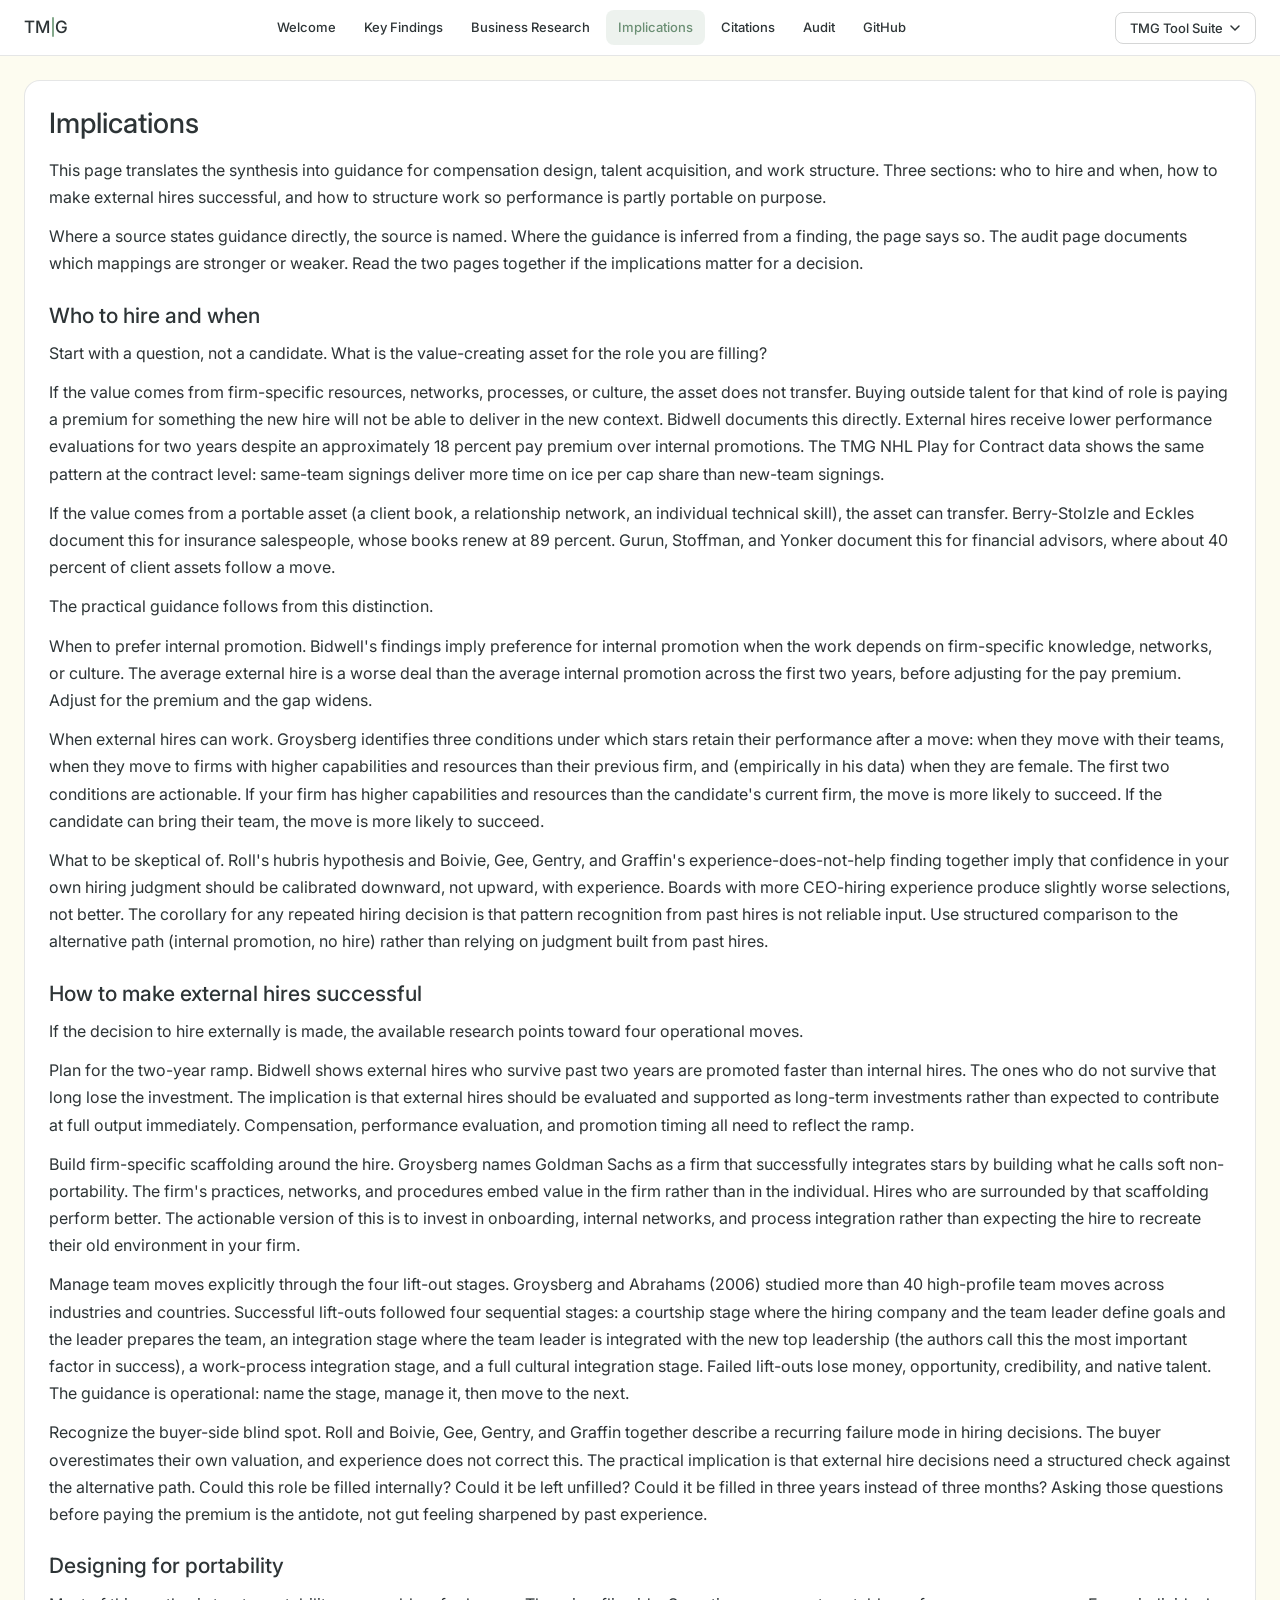
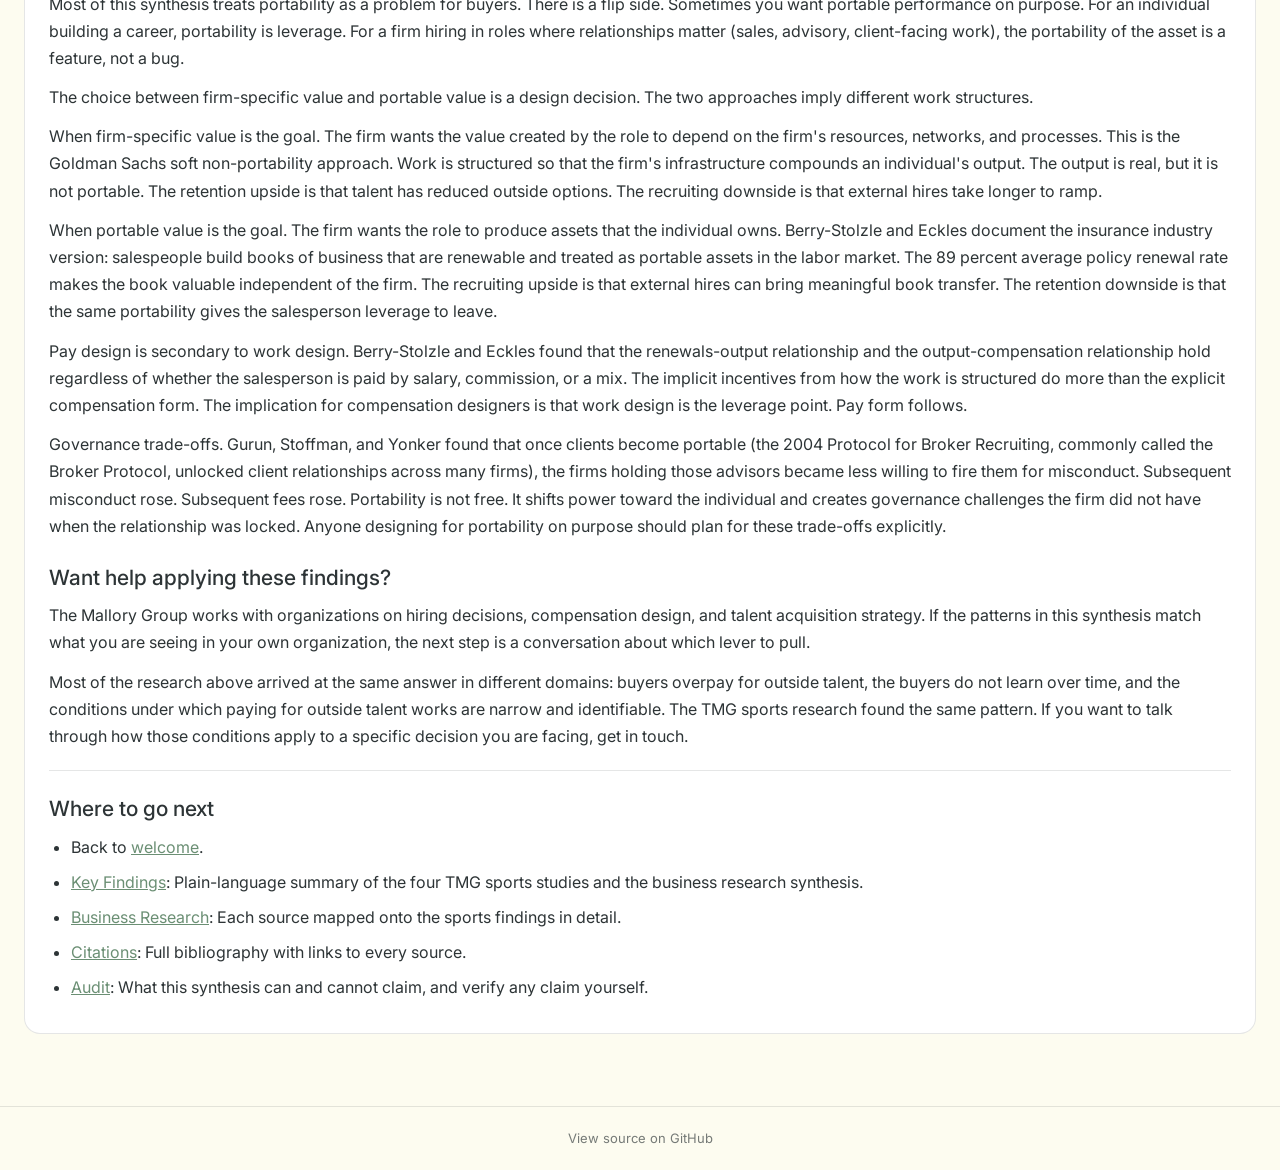
<file: implications.html>
<!doctype html>
<html lang="en">
<head>
  <meta charset="UTF-8">
  <meta name="viewport" content="width=device-width, initial-scale=1.0">
  <title>Implications - Talent Portability - The Mallory Group</title>
  <meta name="description" content="Implications for hiring and compensation design.">
  <link rel="preconnect" href="https://fonts.googleapis.com">
  <link href="https://fonts.googleapis.com/css2?family=Inter:wght@400;500&display=swap" rel="stylesheet">
  <link rel="stylesheet" href="./assets/css/style.css">
</head>
<body>
  <nav class="tmg-nav">
    <a class="tmg-logo" href="./index.html" aria-label="The Mallory Group home">
      <span>TM</span><div class="tmg-logo-divider" aria-hidden="true"></div><span>G</span>
    </a>
    <div class="tmg-page-links" aria-label="Site pages">
      <a href="./index.html">Welcome</a>
      <a href="./key-findings.html">Key Findings</a>
      <a href="./business-research.html">Business Research</a>
      <a href="./implications.html">Implications</a>
      <a href="./citations.html">Citations</a>
      <a href="./audit.html">Audit</a>
      <a href="https://github.com/rmallorybpc/talent-portability-research" target="_blank" rel="noopener noreferrer">GitHub</a>
    </div>
    <div class="tmg-dropdown-wrap">
      <button class="tmg-dropdown-btn" id="tmgDdBtn" aria-haspopup="true" aria-expanded="false" aria-controls="tmgDdMenu">
        TMG Tool Suite
        <svg class="tmg-chevron" viewBox="0 0 12 12" fill="none" width="12" height="12" aria-hidden="true"><path d="M2 4l4 4 4-4" stroke="currentColor" stroke-width="1.5" stroke-linecap="round"/></svg>
      </button>
      <div class="tmg-dropdown-menu" id="tmgDdMenu" role="menu">
        <a href="https://rmallorybpc.github.io/pdf-multi-agent-analysis/" target="_blank" rel="noopener noreferrer" role="menuitem">PDF Multi-Agent Analysis</a>
        <a href="https://rmallorybpc.github.io/housing-market-intel/" target="_blank" rel="noopener noreferrer" role="menuitem">Housing Market Intel</a>
        <a href="https://rmallorybpc.github.io/real-estate-report/" target="_blank" rel="noopener noreferrer" role="menuitem">Real Estate Report</a>
        <a href="https://rmallorybpc.github.io/nflanalysis/dashboard/src/" target="_blank" rel="noopener noreferrer" role="menuitem">NFL Analysis</a>
        <a href="https://rmallorybpc.github.io/recipes/" target="_blank" rel="noopener noreferrer" role="menuitem">Recipe Book</a>
        <a href="https://rmallorybpc.github.io/nhl-free-agency-research/" target="_blank" rel="noopener noreferrer" role="menuitem">NHL Free Agency Research</a>
        <a href="https://rmallorybpc.github.io/nhl-play-for-contract/" target="_blank" rel="noopener noreferrer" role="menuitem">NHL Play for Contract</a>
        <a href="https://content-integrity-audit.pages.dev/" target="_blank" rel="noopener noreferrer" role="menuitem">Content Integrity</a>
        <a href="https://rmallorybpc.github.io/nba-research-project/" target="_blank" rel="noopener noreferrer" role="menuitem">NBA Supermax Research</a>
        <a href="https://rmallorybpc.github.io/talent-portability-research/" target="_blank" rel="noopener noreferrer" role="menuitem">Talent Portability Research</a>
      </div>
    </div>
  </nav>

  <main class="tmg-page">
    <div class="tmg-container">
      <article class="tmg-card-wide tmg-markdown" id="page-markdown" style="margin-bottom: var(--tmg-gap);">
<h1>Implications</h1>
<p>This page translates the synthesis into guidance for compensation design, talent acquisition, and work structure. Three sections: who to hire and when, how to make external hires successful, and how to structure work so performance is partly portable on purpose.</p>
<p>Where a source states guidance directly, the source is named. Where the guidance is inferred from a finding, the page says so. The audit page documents which mappings are stronger or weaker. Read the two pages together if the implications matter for a decision.</p>
<h2>Who to hire and when</h2>
<p>Start with a question, not a candidate. What is the value-creating asset for the role you are filling?</p>
<p>If the value comes from firm-specific resources, networks, processes, or culture, the asset does not transfer. Buying outside talent for that kind of role is paying a premium for something the new hire will not be able to deliver in the new context. Bidwell documents this directly. External hires receive lower performance evaluations for two years despite an approximately 18 percent pay premium over internal promotions. The TMG NHL Play for Contract data shows the same pattern at the contract level: same-team signings deliver more time on ice per cap share than new-team signings.</p>
<p>If the value comes from a portable asset (a client book, a relationship network, an individual technical skill), the asset can transfer. Berry-Stolzle and Eckles document this for insurance salespeople, whose books renew at 89 percent. Gurun, Stoffman, and Yonker document this for financial advisors, where about 40 percent of client assets follow a move.</p>
<p>The practical guidance follows from this distinction.</p>
<p>When to prefer internal promotion. Bidwell&#39;s findings imply preference for internal promotion when the work depends on firm-specific knowledge, networks, or culture. The average external hire is a worse deal than the average internal promotion across the first two years, before adjusting for the pay premium. Adjust for the premium and the gap widens.</p>
<p>When external hires can work. Groysberg identifies three conditions under which stars retain their performance after a move: when they move with their teams, when they move to firms with higher capabilities and resources than their previous firm, and (empirically in his data) when they are female. The first two conditions are actionable. If your firm has higher capabilities and resources than the candidate&#39;s current firm, the move is more likely to succeed. If the candidate can bring their team, the move is more likely to succeed.</p>
<p>What to be skeptical of. Roll&#39;s hubris hypothesis and Boivie, Gee, Gentry, and Graffin&#39;s experience-does-not-help finding together imply that confidence in your own hiring judgment should be calibrated downward, not upward, with experience. Boards with more CEO-hiring experience produce slightly worse selections, not better. The corollary for any repeated hiring decision is that pattern recognition from past hires is not reliable input. Use structured comparison to the alternative path (internal promotion, no hire) rather than relying on judgment built from past hires.</p>
<h2>How to make external hires successful</h2>
<p>If the decision to hire externally is made, the available research points toward four operational moves.</p>
<p>Plan for the two-year ramp. Bidwell shows external hires who survive past two years are promoted faster than internal hires. The ones who do not survive that long lose the investment. The implication is that external hires should be evaluated and supported as long-term investments rather than expected to contribute at full output immediately. Compensation, performance evaluation, and promotion timing all need to reflect the ramp.</p>
<p>Build firm-specific scaffolding around the hire. Groysberg names Goldman Sachs as a firm that successfully integrates stars by building what he calls soft non-portability. The firm&#39;s practices, networks, and procedures embed value in the firm rather than in the individual. Hires who are surrounded by that scaffolding perform better. The actionable version of this is to invest in onboarding, internal networks, and process integration rather than expecting the hire to recreate their old environment in your firm.</p>
<p>Manage team moves explicitly through the four lift-out stages. Groysberg and Abrahams (2006) studied more than 40 high-profile team moves across industries and countries. Successful lift-outs followed four sequential stages: a courtship stage where the hiring company and the team leader define goals and the leader prepares the team, an integration stage where the team leader is integrated with the new top leadership (the authors call this the most important factor in success), a work-process integration stage, and a full cultural integration stage. Failed lift-outs lose money, opportunity, credibility, and native talent. The guidance is operational: name the stage, manage it, then move to the next.</p>
<p>Recognize the buyer-side blind spot. Roll and Boivie, Gee, Gentry, and Graffin together describe a recurring failure mode in hiring decisions. The buyer overestimates their own valuation, and experience does not correct this. The practical implication is that external hire decisions need a structured check against the alternative path. Could this role be filled internally? Could it be left unfilled? Could it be filled in three years instead of three months? Asking those questions before paying the premium is the antidote, not gut feeling sharpened by past experience.</p>
<h2>Designing for portability</h2>
<p>Most of this synthesis treats portability as a problem for buyers. There is a flip side. Sometimes you want portable performance on purpose. For an individual building a career, portability is leverage. For a firm hiring in roles where relationships matter (sales, advisory, client-facing work), the portability of the asset is a feature, not a bug.</p>
<p>The choice between firm-specific value and portable value is a design decision. The two approaches imply different work structures.</p>
<p>When firm-specific value is the goal. The firm wants the value created by the role to depend on the firm&#39;s resources, networks, and processes. This is the Goldman Sachs soft non-portability approach. Work is structured so that the firm&#39;s infrastructure compounds an individual&#39;s output. The output is real, but it is not portable. The retention upside is that talent has reduced outside options. The recruiting downside is that external hires take longer to ramp.</p>
<p>When portable value is the goal. The firm wants the role to produce assets that the individual owns. Berry-Stolzle and Eckles document the insurance industry version: salespeople build books of business that are renewable and treated as portable assets in the labor market. The 89 percent average policy renewal rate makes the book valuable independent of the firm. The recruiting upside is that external hires can bring meaningful book transfer. The retention downside is that the same portability gives the salesperson leverage to leave.</p>
<p>Pay design is secondary to work design. Berry-Stolzle and Eckles found that the renewals-output relationship and the output-compensation relationship hold regardless of whether the salesperson is paid by salary, commission, or a mix. The implicit incentives from how the work is structured do more than the explicit compensation form. The implication for compensation designers is that work design is the leverage point. Pay form follows.</p>
<p>Governance trade-offs. Gurun, Stoffman, and Yonker found that once clients become portable (the 2004 Protocol for Broker Recruiting, commonly called the Broker Protocol, unlocked client relationships across many firms), the firms holding those advisors became less willing to fire them for misconduct. Subsequent misconduct rose. Subsequent fees rose. Portability is not free. It shifts power toward the individual and creates governance challenges the firm did not have when the relationship was locked. Anyone designing for portability on purpose should plan for these trade-offs explicitly.</p>
<h2>Want help applying these findings?</h2>
<p>The Mallory Group works with organizations on hiring decisions, compensation design, and talent acquisition strategy. If the patterns in this synthesis match what you are seeing in your own organization, the next step is a conversation about which lever to pull.</p>
<p>Most of the research above arrived at the same answer in different domains: buyers overpay for outside talent, the buyers do not learn over time, and the conditions under which paying for outside talent works are narrow and identifiable. The TMG sports research found the same pattern. If you want to talk through how those conditions apply to a specific decision you are facing, get in touch.</p>
<hr>
<h2>Where to go next</h2>
<ul>
<li>Back to <a href="index.html">welcome</a>.</li>
<li><a href="key-findings.html">Key Findings</a>: Plain-language summary of the four TMG sports studies and the business research synthesis.</li>
<li><a href="business-research.html">Business Research</a>: Each source mapped onto the sports findings in detail.</li>
<li><a href="citations.html">Citations</a>: Full bibliography with links to every source.</li>
<li><a href="audit.html">Audit</a>: What this synthesis can and cannot claim, and verify any claim yourself.</li>
</ul>

      </article>
    </div>
  </main>

  <footer class="tmg-footer">
    <a href="https://github.com/rmallorybpc/talent-portability-research" target="_blank" rel="noopener noreferrer">View source on GitHub</a>
  </footer>

  <script>
    (function () {
      var links = document.querySelectorAll('.tmg-page-links a');
      var path = location.pathname.split('/').pop() || 'index.html';
      links.forEach(function (a) {
        if (a.getAttribute('href') === './' + path) {
          a.setAttribute('aria-current', 'page');
        } else {
          if (a.getAttribute('aria-current') === 'page') {
            a.removeAttribute('aria-current');
          }
        }
      });
    }());
  </script>
  <script src="./assets/js/nav.js" defer></script>
</body>
</html>
</file>
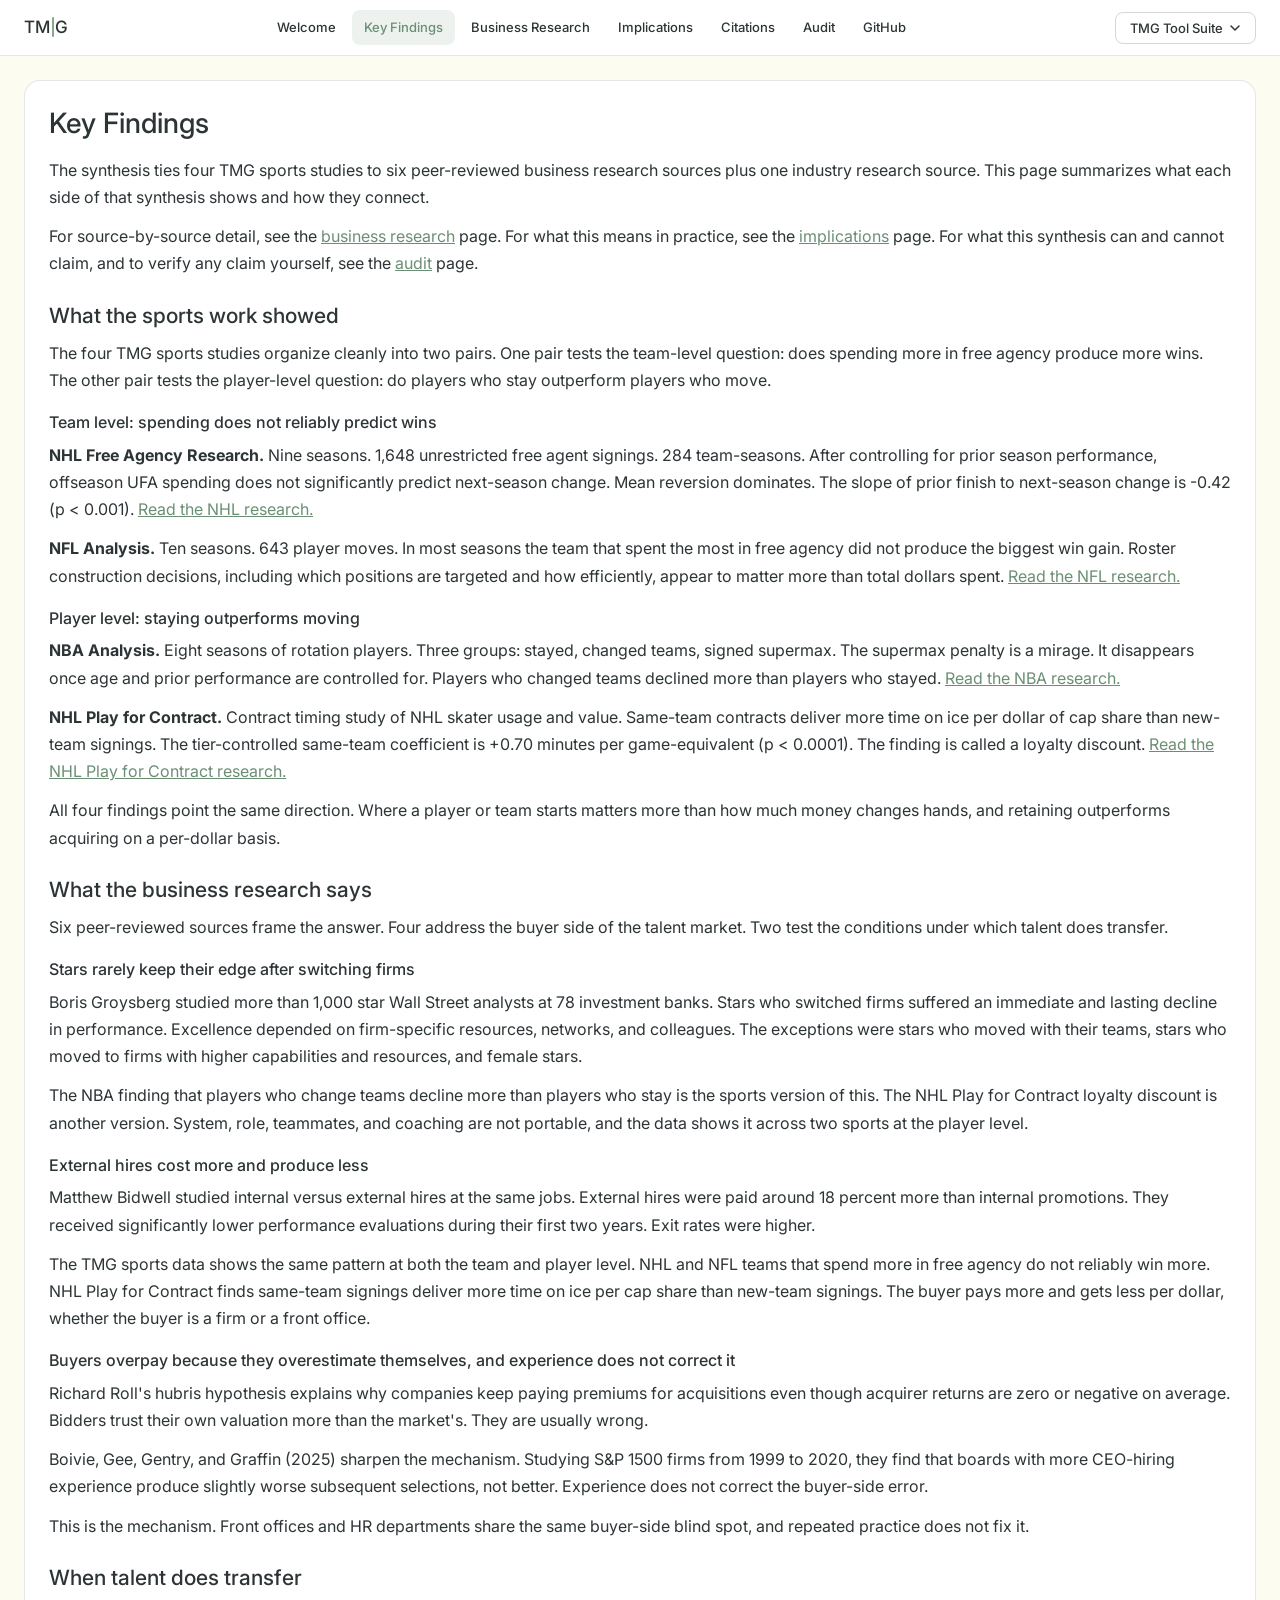
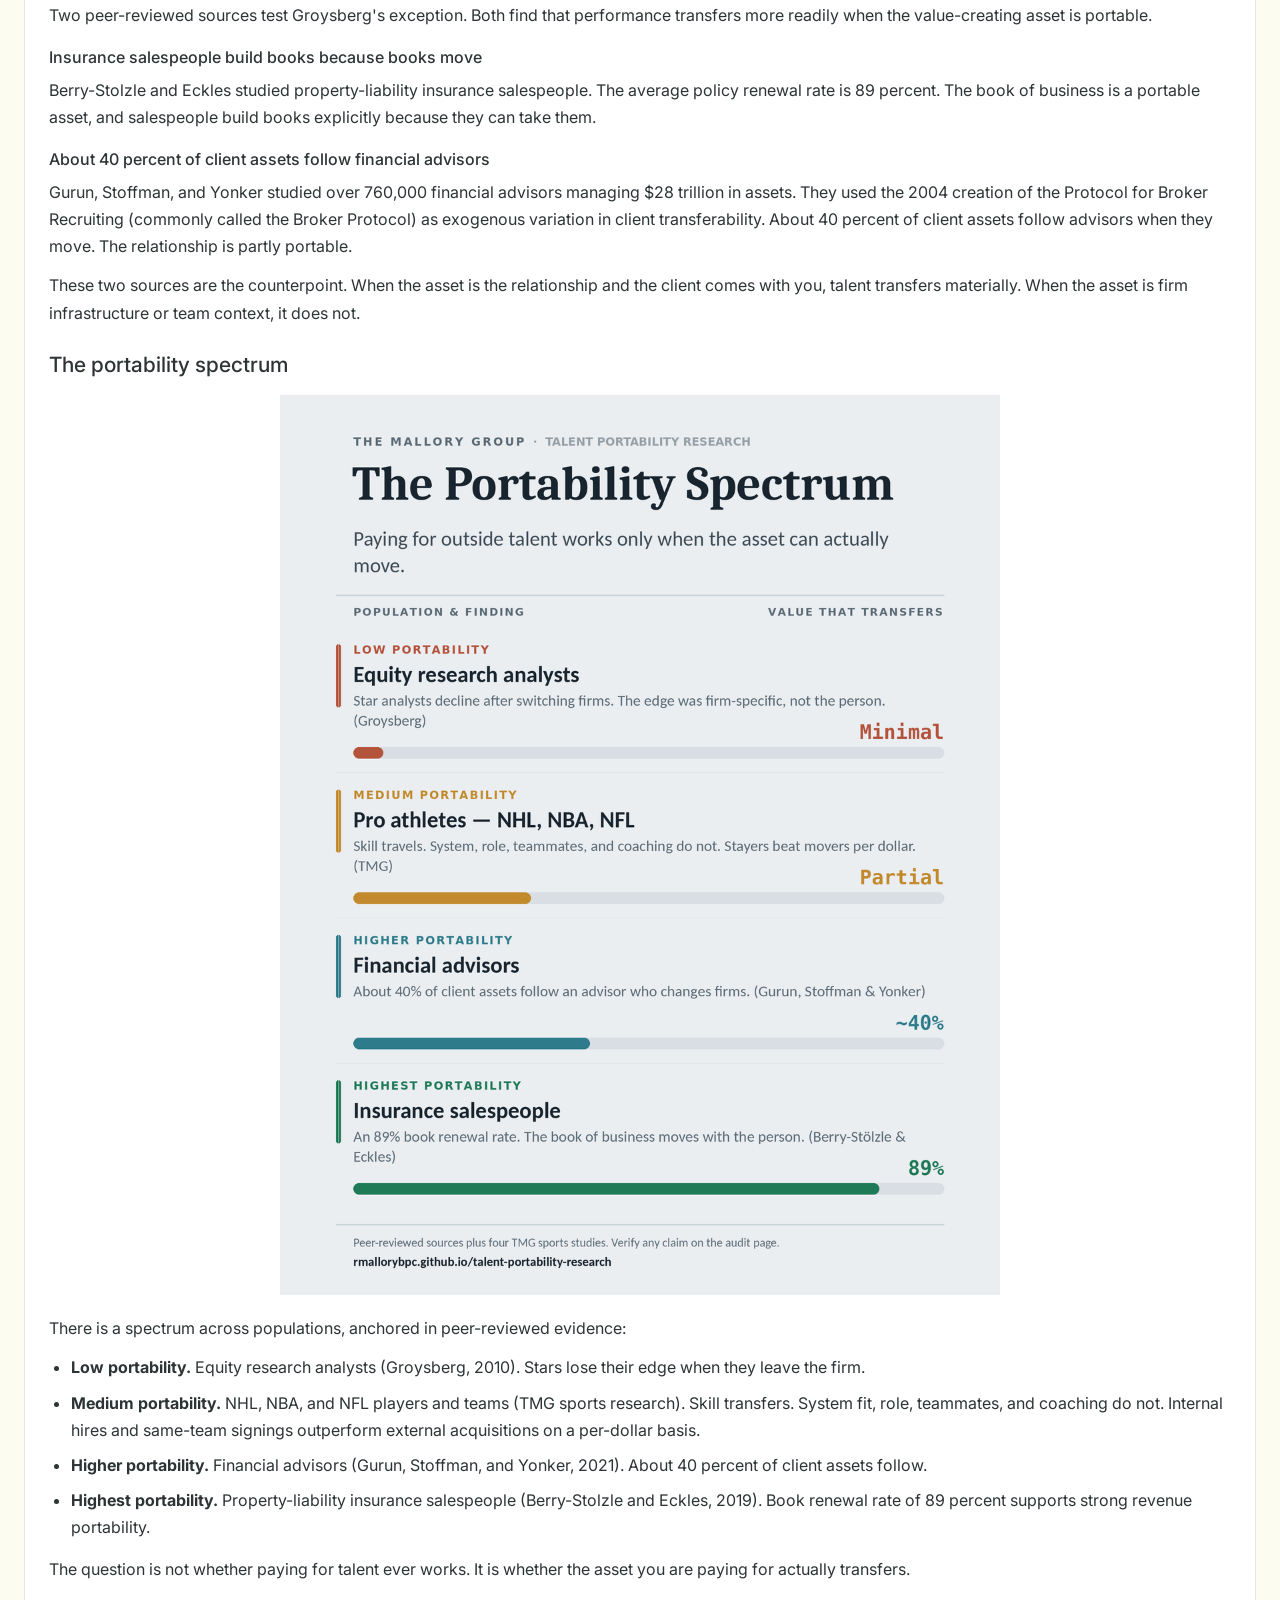
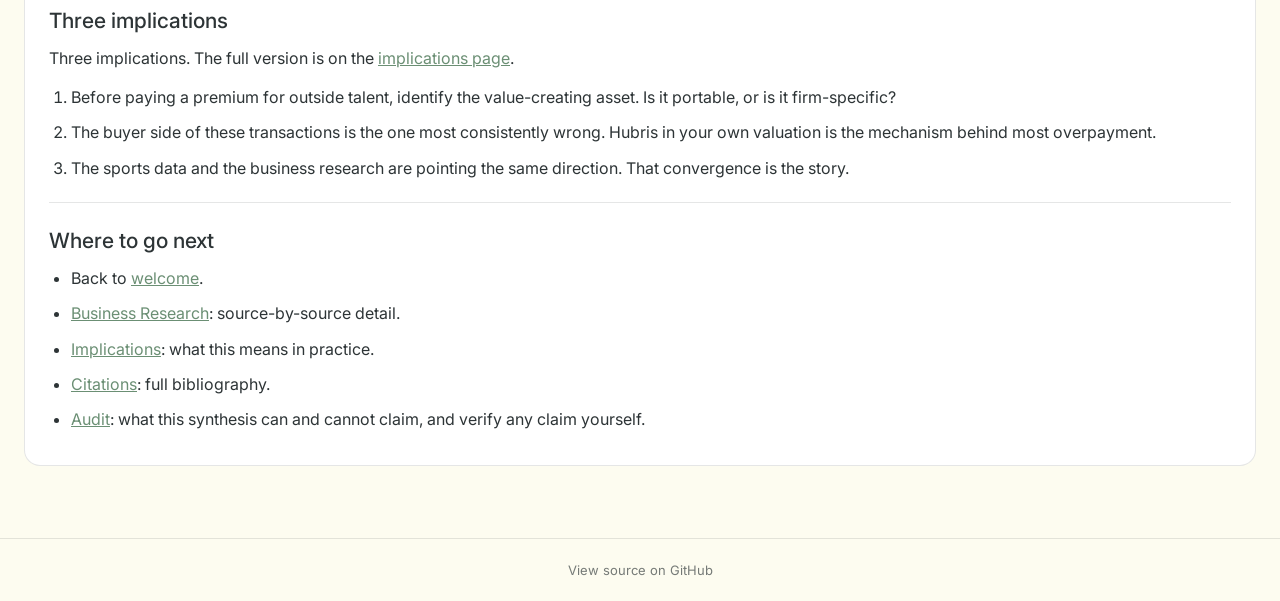
<file: key-findings.html>
<!doctype html>
<html lang="en">
<head>
  <meta charset="UTF-8">
  <meta name="viewport" content="width=device-width, initial-scale=1.0">
  <title>Key Findings - Talent Portability - The Mallory Group</title>
  <meta name="description" content="Plain-language research summary of talent portability findings.">
  <link rel="preconnect" href="https://fonts.googleapis.com">
  <link href="https://fonts.googleapis.com/css2?family=Inter:wght@400;500&display=swap" rel="stylesheet">
  <link rel="stylesheet" href="./assets/css/style.css">
</head>
<body>
  <nav class="tmg-nav">
    <a class="tmg-logo" href="./index.html" aria-label="The Mallory Group home">
      <span>TM</span><div class="tmg-logo-divider" aria-hidden="true"></div><span>G</span>
    </a>
    <div class="tmg-page-links" aria-label="Site pages">
      <a href="./index.html">Welcome</a>
      <a href="./key-findings.html">Key Findings</a>
      <a href="./business-research.html">Business Research</a>
      <a href="./implications.html">Implications</a>
      <a href="./citations.html">Citations</a>
      <a href="./audit.html">Audit</a>
      <a href="https://github.com/rmallorybpc/talent-portability-research" target="_blank" rel="noopener noreferrer">GitHub</a>
    </div>
    <div class="tmg-dropdown-wrap">
      <button class="tmg-dropdown-btn" id="tmgDdBtn" aria-haspopup="true" aria-expanded="false" aria-controls="tmgDdMenu">
        TMG Tool Suite
        <svg class="tmg-chevron" viewBox="0 0 12 12" fill="none" width="12" height="12" aria-hidden="true"><path d="M2 4l4 4 4-4" stroke="currentColor" stroke-width="1.5" stroke-linecap="round"/></svg>
      </button>
      <div class="tmg-dropdown-menu" id="tmgDdMenu" role="menu">
        <a href="https://rmallorybpc.github.io/pdf-multi-agent-analysis/" target="_blank" rel="noopener noreferrer" role="menuitem">PDF Multi-Agent Analysis</a>
        <a href="https://rmallorybpc.github.io/housing-market-intel/" target="_blank" rel="noopener noreferrer" role="menuitem">Housing Market Intel</a>
        <a href="https://rmallorybpc.github.io/real-estate-report/" target="_blank" rel="noopener noreferrer" role="menuitem">Real Estate Report</a>
        <a href="https://rmallorybpc.github.io/nflanalysis/dashboard/src/" target="_blank" rel="noopener noreferrer" role="menuitem">NFL Analysis</a>
        <a href="https://rmallorybpc.github.io/recipes/" target="_blank" rel="noopener noreferrer" role="menuitem">Recipe Book</a>
        <a href="https://rmallorybpc.github.io/nhl-free-agency-research/" target="_blank" rel="noopener noreferrer" role="menuitem">NHL Free Agency Research</a>
        <a href="https://rmallorybpc.github.io/nhl-play-for-contract/" target="_blank" rel="noopener noreferrer" role="menuitem">NHL Play for Contract</a>
        <a href="https://content-integrity-audit.pages.dev/" target="_blank" rel="noopener noreferrer" role="menuitem">Content Integrity</a>
        <a href="https://rmallorybpc.github.io/nba-research-project/" target="_blank" rel="noopener noreferrer" role="menuitem">NBA Supermax Research</a>
        <a href="https://rmallorybpc.github.io/talent-portability-research/" target="_blank" rel="noopener noreferrer" role="menuitem">Talent Portability Research</a>
      </div>
    </div>
  </nav>

  <main class="tmg-page">
    <div class="tmg-container">
      <article class="tmg-card-wide tmg-markdown" id="page-markdown" style="margin-bottom: var(--tmg-gap);">
<h1>Key Findings</h1>
<p>The synthesis ties four TMG sports studies to six peer-reviewed business research sources plus one industry research source. This page summarizes what each side of that synthesis shows and how they connect.</p>
<p>For source-by-source detail, see the <a href="business-research.html">business research</a> page. For what this means in practice, see the <a href="implications.html">implications</a> page. For what this synthesis can and cannot claim, and to verify any claim yourself, see the <a href="audit.html">audit</a> page.</p>
<h2>What the sports work showed</h2>
<p>The four TMG sports studies organize cleanly into two pairs. One pair tests the team-level question: does spending more in free agency produce more wins. The other pair tests the player-level question: do players who stay outperform players who move.</p>
<h3>Team level: spending does not reliably predict wins</h3>
<p><strong>NHL Free Agency Research.</strong> Nine seasons. 1,648 unrestricted free agent signings. 284 team-seasons. After controlling for prior season performance, offseason UFA spending does not significantly predict next-season change. Mean reversion dominates. The slope of prior finish to next-season change is -0.42 (p &lt; 0.001). <a href="https://rmallorybpc.github.io/nhl-free-agency-research/welcome.html">Read the NHL research.</a></p>
<p><strong>NFL Analysis.</strong> Ten seasons. 643 player moves. In most seasons the team that spent the most in free agency did not produce the biggest win gain. Roster construction decisions, including which positions are targeted and how efficiently, appear to matter more than total dollars spent. <a href="https://rmallorybpc.github.io/nflanalysis/dashboard/src/">Read the NFL research.</a></p>
<h3>Player level: staying outperforms moving</h3>
<p><strong>NBA Analysis.</strong> Eight seasons of rotation players. Three groups: stayed, changed teams, signed supermax. The supermax penalty is a mirage. It disappears once age and prior performance are controlled for. Players who changed teams declined more than players who stayed. <a href="https://rmallorybpc.github.io/nba-research-project/">Read the NBA research.</a></p>
<p><strong>NHL Play for Contract.</strong> Contract timing study of NHL skater usage and value. Same-team contracts deliver more time on ice per dollar of cap share than new-team signings. The tier-controlled same-team coefficient is +0.70 minutes per game-equivalent (p &lt; 0.0001). The finding is called a loyalty discount. <a href="https://rmallorybpc.github.io/nhl-play-for-contract/">Read the NHL Play for Contract research.</a></p>
<p>All four findings point the same direction. Where a player or team starts matters more than how much money changes hands, and retaining outperforms acquiring on a per-dollar basis.</p>
<h2>What the business research says</h2>
<p>Six peer-reviewed sources frame the answer. Four address the buyer side of the talent market. Two test the conditions under which talent does transfer.</p>
<h3>Stars rarely keep their edge after switching firms</h3>
<p>Boris Groysberg studied more than 1,000 star Wall Street analysts at 78 investment banks. Stars who switched firms suffered an immediate and lasting decline in performance. Excellence depended on firm-specific resources, networks, and colleagues. The exceptions were stars who moved with their teams, stars who moved to firms with higher capabilities and resources, and female stars.</p>
<p>The NBA finding that players who change teams decline more than players who stay is the sports version of this. The NHL Play for Contract loyalty discount is another version. System, role, teammates, and coaching are not portable, and the data shows it across two sports at the player level.</p>
<h3>External hires cost more and produce less</h3>
<p>Matthew Bidwell studied internal versus external hires at the same jobs. External hires were paid around 18 percent more than internal promotions. They received significantly lower performance evaluations during their first two years. Exit rates were higher.</p>
<p>The TMG sports data shows the same pattern at both the team and player level. NHL and NFL teams that spend more in free agency do not reliably win more. NHL Play for Contract finds same-team signings deliver more time on ice per cap share than new-team signings. The buyer pays more and gets less per dollar, whether the buyer is a firm or a front office.</p>
<h3>Buyers overpay because they overestimate themselves, and experience does not correct it</h3>
<p>Richard Roll's hubris hypothesis explains why companies keep paying premiums for acquisitions even though acquirer returns are zero or negative on average. Bidders trust their own valuation more than the market's. They are usually wrong.</p>
<p>Boivie, Gee, Gentry, and Graffin (2025) sharpen the mechanism. Studying S&amp;P 1500 firms from 1999 to 2020, they find that boards with more CEO-hiring experience produce slightly worse subsequent selections, not better. Experience does not correct the buyer-side error.</p>
<p>This is the mechanism. Front offices and HR departments share the same buyer-side blind spot, and repeated practice does not fix it.</p>
<h2>When talent does transfer</h2>
<p>Two peer-reviewed sources test Groysberg's exception. Both find that performance transfers more readily when the value-creating asset is portable.</p>
<h3>Insurance salespeople build books because books move</h3>
<p>Berry-Stolzle and Eckles studied property-liability insurance salespeople. The average policy renewal rate is 89 percent. The book of business is a portable asset, and salespeople build books explicitly because they can take them.</p>
<h3>About 40 percent of client assets follow financial advisors</h3>
<p>Gurun, Stoffman, and Yonker studied over 760,000 financial advisors managing $28 trillion in assets. They used the 2004 creation of the Protocol for Broker Recruiting (commonly called the Broker Protocol) as exogenous variation in client transferability. About 40 percent of client assets follow advisors when they move. The relationship is partly portable.</p>
<p>These two sources are the counterpoint. When the asset is the relationship and the client comes with you, talent transfers materially. When the asset is firm infrastructure or team context, it does not.</p>
<h2>The portability spectrum</h2>
<figure style="margin: 1rem 0 1.25rem;">
<img src="./assets/images/portability-spectrum.png" alt="Portability spectrum: equity research analysts have minimal portability; pro athletes in NHL, NBA, and NFL have partial portability; financial advisors carry about 40 percent of client assets; insurance salespeople retain 89 percent of book renewals." style="display: block; width: 100%; max-width: 720px; height: auto; margin: 0 auto;">
</figure>
<p>There is a spectrum across populations, anchored in peer-reviewed evidence:</p>
<ul>
<li><strong>Low portability.</strong> Equity research analysts (Groysberg, 2010). Stars lose their edge when they leave the firm.</li>
<li><strong>Medium portability.</strong> NHL, NBA, and NFL players and teams (TMG sports research). Skill transfers. System fit, role, teammates, and coaching do not. Internal hires and same-team signings outperform external acquisitions on a per-dollar basis.</li>
<li><strong>Higher portability.</strong> Financial advisors (Gurun, Stoffman, and Yonker, 2021). About 40 percent of client assets follow.</li>
<li><strong>Highest portability.</strong> Property-liability insurance salespeople (Berry-Stolzle and Eckles, 2019). Book renewal rate of 89 percent supports strong revenue portability.</li>
</ul>
<p>The question is not whether paying for talent ever works. It is whether the asset you are paying for actually transfers.</p>
<h2>Three implications</h2>
<p>Three implications. The full version is on the <a href="implications.html">implications page</a>.</p>
<ol>
<li>Before paying a premium for outside talent, identify the value-creating asset. Is it portable, or is it firm-specific?</li>
<li>The buyer side of these transactions is the one most consistently wrong. Hubris in your own valuation is the mechanism behind most overpayment.</li>
<li>The sports data and the business research are pointing the same direction. That convergence is the story.</li>
</ol>
<hr>
<h2>Where to go next</h2>
<ul>
<li>Back to <a href="index.html">welcome</a>.</li>
<li><a href="business-research.html">Business Research</a>: source-by-source detail.</li>
<li><a href="implications.html">Implications</a>: what this means in practice.</li>
<li><a href="citations.html">Citations</a>: full bibliography.</li>
<li><a href="audit.html">Audit</a>: what this synthesis can and cannot claim, and verify any claim yourself.</li>
</ul>

      </article>
    </div>
  </main>

  <footer class="tmg-footer">
    <a href="https://github.com/rmallorybpc/talent-portability-research" target="_blank" rel="noopener noreferrer">View source on GitHub</a>
  </footer>

  <script>
    (function () {
      var links = document.querySelectorAll('.tmg-page-links a');
      var path = location.pathname.split('/').pop() || 'index.html';
      links.forEach(function (a) {
        if (a.getAttribute('href') === './' + path) {
          a.setAttribute('aria-current', 'page');
        } else {
          if (a.getAttribute('aria-current') === 'page') {
            a.removeAttribute('aria-current');
          }
        }
      });
    }());
  </script>
  <script src="./assets/js/nav.js" defer></script>
</body>
</html>
</file>
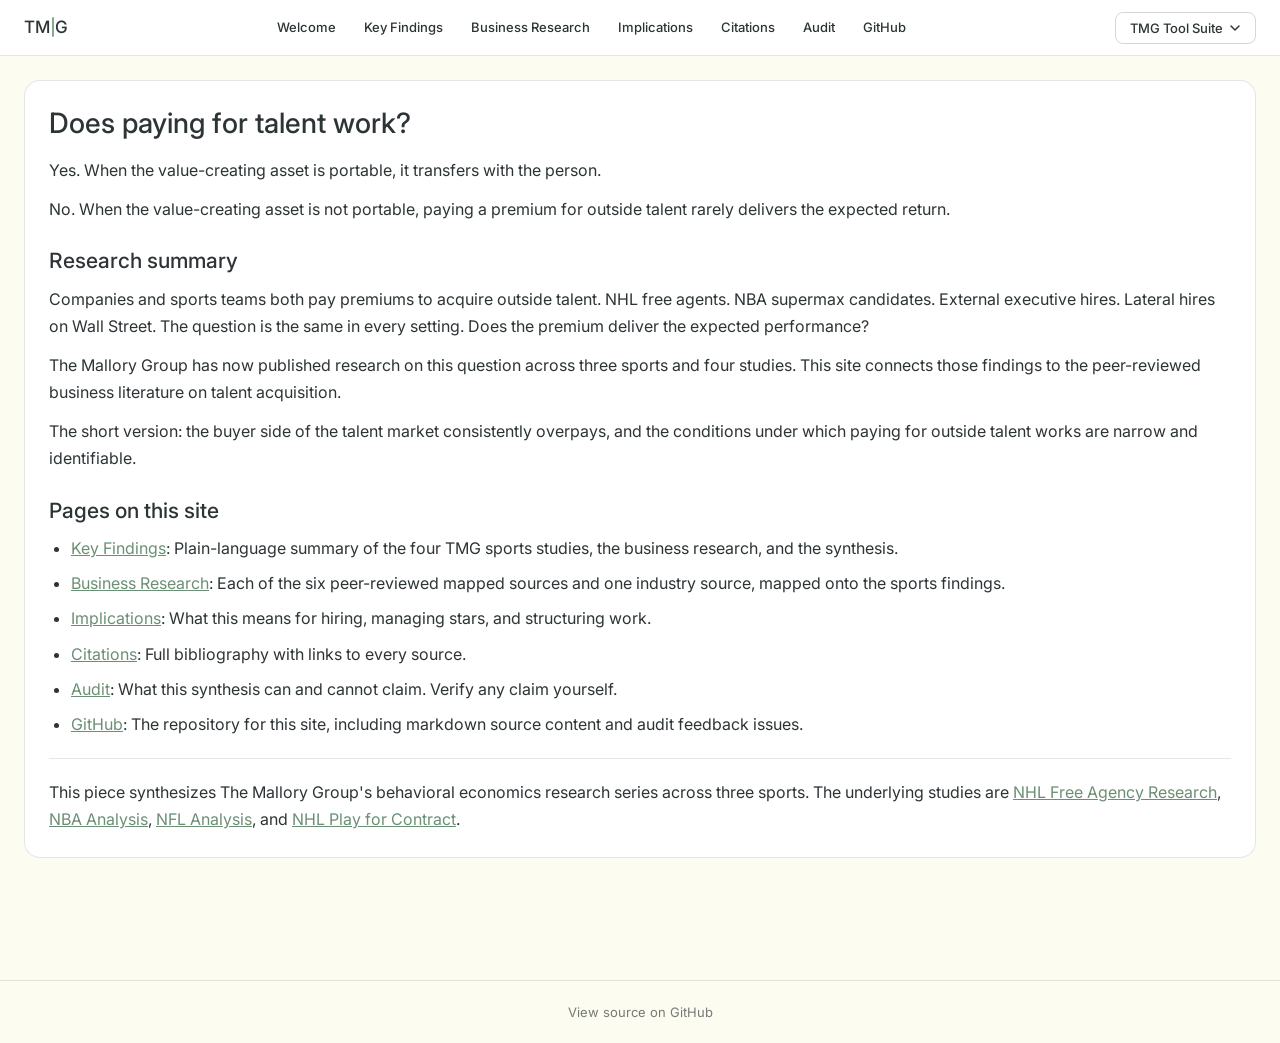
<file: welcome.html>
<!doctype html>
<html lang="en">
<head>
  <meta charset="UTF-8">
  <meta name="viewport" content="width=device-width, initial-scale=1.0">
  <title>Does paying for talent work? - The Mallory Group</title>
  <meta name="description" content="Synthesis of talent portability research and business evidence.">
  <link rel="preconnect" href="https://fonts.googleapis.com">
  <link href="https://fonts.googleapis.com/css2?family=Inter:wght@400;500&display=swap" rel="stylesheet">
  <link rel="stylesheet" href="./assets/css/style.css">
</head>
<body>
  <nav class="tmg-nav">
    <a class="tmg-logo" href="./index.html" aria-label="The Mallory Group home">
      <span>TM</span><div class="tmg-logo-divider" aria-hidden="true"></div><span>G</span>
    </a>
    <div class="tmg-page-links" aria-label="Site pages">
      <a href="./index.html">Welcome</a>
      <a href="./key-findings.html">Key Findings</a>
      <a href="./business-research.html">Business Research</a>
      <a href="./implications.html">Implications</a>
      <a href="./citations.html">Citations</a>
      <a href="./audit.html">Audit</a>
      <a href="https://github.com/rmallorybpc/talent-portability-research" target="_blank" rel="noopener noreferrer">GitHub</a>
    </div>
    <div class="tmg-dropdown-wrap">
      <button class="tmg-dropdown-btn" id="tmgDdBtn" aria-haspopup="true" aria-expanded="false" aria-controls="tmgDdMenu">
        TMG Tool Suite
        <svg class="tmg-chevron" viewBox="0 0 12 12" fill="none" width="12" height="12" aria-hidden="true"><path d="M2 4l4 4 4-4" stroke="currentColor" stroke-width="1.5" stroke-linecap="round"/></svg>
      </button>
      <div class="tmg-dropdown-menu" id="tmgDdMenu" role="menu">
        <a href="https://rmallorybpc.github.io/pdf-multi-agent-analysis/" target="_blank" rel="noopener noreferrer" role="menuitem">PDF Multi-Agent Analysis</a>
        <a href="https://rmallorybpc.github.io/housing-market-intel/" target="_blank" rel="noopener noreferrer" role="menuitem">Housing Market Intel</a>
        <a href="https://rmallorybpc.github.io/real-estate-report/" target="_blank" rel="noopener noreferrer" role="menuitem">Real Estate Report</a>
        <a href="https://rmallorybpc.github.io/nflanalysis/dashboard/src/" target="_blank" rel="noopener noreferrer" role="menuitem">NFL Analysis</a>
        <a href="https://rmallorybpc.github.io/recipes/" target="_blank" rel="noopener noreferrer" role="menuitem">Recipe Book</a>
        <a href="https://rmallorybpc.github.io/nhl-free-agency-research/" target="_blank" rel="noopener noreferrer" role="menuitem">NHL Free Agency Research</a>
        <a href="https://rmallorybpc.github.io/nhl-play-for-contract/" target="_blank" rel="noopener noreferrer" role="menuitem">NHL Play for Contract</a>
        <a href="https://content-integrity-audit.pages.dev/" target="_blank" rel="noopener noreferrer" role="menuitem">Content Integrity</a>
        <a href="https://rmallorybpc.github.io/nba-research-project/" target="_blank" rel="noopener noreferrer" role="menuitem">NBA Supermax Research</a>
        <a href="https://rmallorybpc.github.io/talent-portability-research/" target="_blank" rel="noopener noreferrer" role="menuitem">Talent Portability Research</a>
      </div>
    </div>
  </nav>

  <main class="tmg-page">
    <div class="tmg-container">
      <article class="tmg-card-wide tmg-markdown" id="page-markdown" style="margin-bottom: var(--tmg-gap);">
<h1>Does paying for talent work?</h1>
<p>Yes. When the value-creating asset is portable, it transfers with the person.</p>
<p>No. When the value-creating asset is not portable, paying a premium for outside talent rarely delivers the expected return.</p>
  <h2>Research summary</h2>
    <p>Companies and sports teams both pay premiums to acquire outside talent. NHL free agents. NBA supermax candidates. External executive hires. Lateral hires on Wall Street. The question is the same in every setting. Does the premium deliver the expected performance?</p>
    <p>The Mallory Group has now published research on this question across three sports and four studies. This site connects those findings to the peer-reviewed business literature on talent acquisition.</p>
    <p>The short version: the buyer side of the talent market consistently overpays, and the conditions under which paying for outside talent works are narrow and identifiable.</p>
    <h2>Pages on this site</h2>
    <ul>
    <li><a href="key-findings.html">Key Findings</a>: Plain-language summary of the four TMG sports studies, the business research, and the synthesis.</li>
    <li><a href="business-research.html">Business Research</a>: Each of the six peer-reviewed mapped sources and one industry source, mapped onto the sports findings.</li>
    <li><a href="implications.html">Implications</a>: What this means for hiring, managing stars, and structuring work.</li>
    <li><a href="citations.html">Citations</a>: Full bibliography with links to every source.</li>
    <li><a href="audit.html">Audit</a>: What this synthesis can and cannot claim. Verify any claim yourself.</li>
    <li><a href="https://github.com/rmallorybpc/talent-portability-research">GitHub</a>: The repository for this site, including markdown source content and audit feedback issues.</li>
    </ul>
<hr>
<p>This piece synthesizes The Mallory Group&#39;s behavioral economics research series across three sports. The underlying studies are <a href="https://rmallorybpc.github.io/nhl-free-agency-research/welcome.html">NHL Free Agency Research</a>, <a href="https://rmallorybpc.github.io/nba-research-project/">NBA Analysis</a>, <a href="https://rmallorybpc.github.io/nflanalysis/dashboard/src/">NFL Analysis</a>, and <a href="https://rmallorybpc.github.io/nhl-play-for-contract/">NHL Play for Contract</a>.</p>

      </article>
    </div>
  </main>

  <footer class="tmg-footer">
    <a href="https://github.com/rmallorybpc/talent-portability-research" target="_blank" rel="noopener noreferrer">View source on GitHub</a>
  </footer>

  <script>
    (function () {
      var links = document.querySelectorAll('.tmg-page-links a');
      var path = location.pathname.split('/').pop() || 'index.html';
      links.forEach(function (a) {
        if (a.getAttribute('href') === './' + path) {
          a.setAttribute('aria-current', 'page');
        } else {
          if (a.getAttribute('aria-current') === 'page') {
            a.removeAttribute('aria-current');
          }
        }
      });
    }());
  </script>
  <script src="./assets/js/nav.js" defer></script>
</body>
</html>
</file>
<file: assets/css/style.css>
/* ============================================================
   TMG Design System — The Mallory Group
   assets/css/style.css — talent-portability-research

   Google Font (add above the CSS link):
   <link rel="preconnect" href="https://fonts.googleapis.com">
   <link href="https://fonts.googleapis.com/css2?family=Inter:wght@400;500&display=swap" rel="stylesheet">
   ============================================================ */


/* ── 1. Tokens ─────────────────────────────────────────────── */
:root {
  /* Palette */
  --tmg-cream:        #FDFCF0;
  --tmg-charcoal:     #2D3436;
  --tmg-sage:         #84A98C;
  --tmg-sage-hover:   #6B8F74;
  --tmg-white:        #FFFFFF;

  /* Semantic */
  --tmg-bg:           var(--tmg-cream);
  --tmg-text:         var(--tmg-charcoal);
  --tmg-accent:       var(--tmg-sage);
  --tmg-surface:      var(--tmg-white);

  /* Status */
  --tmg-success:      #2E8540;
  --tmg-warning:      #C47F00;
  --tmg-error:        #B00020;

  /* Borders */
  --tmg-border:       1px solid rgba(45, 52, 54, 0.12);
  --tmg-border-hover: 1px solid rgba(132, 169, 140, 0.50);

  /* Radii */
  --tmg-bento-radius: 16px;
  --tmg-nav-radius:   8px;
  --tmg-btn-radius:   8px;

  /* Spacing */
  --tmg-gap:          24px;
  --tmg-gap-sm:       12px;

  /* Elevation */
  --tmg-shadow-sm:    0 1px 3px rgba(45, 52, 54, 0.08);
  --tmg-shadow-md:    0 2px 8px rgba(45, 52, 54, 0.10);
}


/* ── 2. Reset & base ───────────────────────────────────────── */
*, *::before, *::after { box-sizing: border-box; }

body {
  background: var(--tmg-bg);
  color: var(--tmg-text);
  font-family: Inter, -apple-system, BlinkMacSystemFont, "Segoe UI", Roboto, "Helvetica Neue", Arial, sans-serif;
  font-size: 16px;
  line-height: 1.7;
  margin: 0;
}

:focus-visible {
  outline: 3px solid rgba(132, 169, 140, 0.40);
  outline-offset: 2px;
}

.sr-only {
  position: absolute; width: 1px; height: 1px; padding: 0;
  margin: -1px; overflow: hidden; clip: rect(0,0,0,0);
  white-space: nowrap; border: 0;
}


/* ── 3. Typography ─────────────────────────────────────────── */
.tmg-eyebrow    { font-size: 13px;  font-weight: 500; letter-spacing: 0.08em; text-transform: uppercase; color: var(--tmg-sage); margin: 0 0 4px; }
.tmg-h1         { font-size: 28px;  font-weight: 500; line-height: 1.3; color: var(--tmg-charcoal); margin: 0 0 8px; }
.tmg-h2         { font-size: 20px;  font-weight: 500; line-height: 1.3; color: var(--tmg-charcoal); margin: 0 0 6px; }
.tmg-h3         { font-size: 16px;  font-weight: 500; line-height: 1.3; color: var(--tmg-charcoal); margin: 0 0 6px; }
.tmg-body       { font-size: 16px;  font-weight: 400; line-height: 1.7; color: var(--tmg-charcoal); }
.tmg-body-sm    { font-size: 13px;  font-weight: 400; color: var(--tmg-charcoal); }
.tmg-label      { font-size: 13px;  font-weight: 500; color: var(--tmg-charcoal); }
.tmg-label-caps { font-size: 12px;  font-weight: 500; letter-spacing: 0.06em; text-transform: uppercase; color: rgba(45,52,54,0.50); }
.tmg-metric     { font-size: 28px;  font-weight: 500; color: var(--tmg-charcoal); }
.tmg-text-muted { color: rgba(45, 52, 54, 0.55); }
.tmg-text-accent{ color: var(--tmg-sage); }


/* ── 4. Navigation ─────────────────────────────────────────── */
.tmg-nav {
  position: sticky; top: 0; z-index: 100;
  background: var(--tmg-white); border-bottom: var(--tmg-border);
  padding: 0 24px; height: 56px;
  display: flex; align-items: center; justify-content: space-between;
}

.tmg-logo {
  display: flex; align-items: center;
  font-size: 17px; font-weight: 500; letter-spacing: 0.02em;
  color: var(--tmg-charcoal); text-decoration: none;
}

.tmg-logo-divider {
  width: 2px; height: 20px;
  background: var(--tmg-sage); border-radius: 2px; margin: 0 1px;
}

.tmg-page-links { display: flex; gap: 4px; }
.tmg-page-links a {
  padding: 6px 12px; border-radius: var(--tmg-nav-radius);
  font-size: 13px; font-weight: 500; color: var(--tmg-charcoal);
  text-decoration: none; transition: background 0.15s;
}
.tmg-page-links a:hover { background: rgba(132,169,140,0.12); }
.tmg-page-links a[aria-current="page"] {
  background: rgba(132,169,140,0.15); color: var(--tmg-sage-hover);
}

.tmg-dropdown-wrap { position: relative; }

.tmg-dropdown-btn {
  background: transparent; border: 1px solid rgba(45,52,54,0.20);
  border-radius: var(--tmg-btn-radius); padding: 7px 14px;
  font-size: 13px; font-weight: 500; color: var(--tmg-charcoal);
  cursor: pointer; display: inline-flex; align-items: center; gap: 6px;
  font-family: inherit; transition: background 0.15s;
}
.tmg-dropdown-btn:hover,
.tmg-dropdown-btn.open          { background: rgba(132,169,140,0.10); }
.tmg-dropdown-btn:focus-visible { outline: 3px solid rgba(132,169,140,0.35); outline-offset: 2px; }

.tmg-chevron { transition: transform 0.2s; flex-shrink: 0; }
.tmg-dropdown-btn.open .tmg-chevron { transform: rotate(180deg); }

.tmg-dropdown-menu {
  display: none; position: absolute; right: 0; top: calc(100% + 6px);
  background: var(--tmg-white); border: var(--tmg-border);
  border-radius: 10px; padding: 6px; min-width: 220px;
  z-index: 200; box-shadow: var(--tmg-shadow-md);
}
.tmg-dropdown-menu.open { display: block; }

.tmg-dropdown-menu a {
  display: block; padding: 8px 12px; border-radius: 6px;
  font-size: 13px; color: var(--tmg-charcoal); text-decoration: none;
  transition: background 0.12s, color 0.12s;
}
.tmg-dropdown-menu a:hover          { background: rgba(132,169,140,0.12); color: var(--tmg-sage-hover); }
.tmg-dropdown-menu a:focus-visible  { outline: 2px solid var(--tmg-sage); outline-offset: -2px; border-radius: 6px; }


/* ── 5. Layout ─────────────────────────────────────────────── */
.tmg-page {
  background: var(--tmg-bg);
  min-height: 100vh;
  padding: var(--tmg-gap);
}

.tmg-container {
  max-width: 1280px;
  margin: 0 auto;
}

.tmg-bento-grid {
  display: grid;
  grid-template-columns: repeat(auto-fit, minmax(280px, 1fr));
  gap: var(--tmg-gap);
}

.tmg-page-header { margin-bottom: var(--tmg-gap); }
.tmg-page-title  { font-size: 28px; font-weight: 500; color: var(--tmg-charcoal); margin: 0 0 8px; line-height: 1.3; }
.tmg-page-desc   { font-size: 15px; color: rgba(45,52,54,0.60); margin: 0; }

.tmg-footer {
  padding: 20px 24px; text-align: center;
  font-size: 13px; color: rgba(45,52,54,0.50);
  border-top: var(--tmg-border); margin-top: var(--tmg-gap);
}

.tmg-footer a { color: rgba(45,52,54,0.65); text-decoration: none; }
.tmg-footer a:hover { color: var(--tmg-sage-hover); }


/* ── 6. Cards ──────────────────────────────────────────────── */
.tmg-card {
  background: var(--tmg-white);
  border: var(--tmg-border);
  border-radius: var(--tmg-bento-radius);
  padding: 20px;
}

.tmg-card-wide {
  background: var(--tmg-white);
  border: var(--tmg-border);
  border-radius: var(--tmg-bento-radius);
  padding: 24px;
  grid-column: 1 / -1;
}

.tmg-card-label { font-size: 12px; font-weight: 500; text-transform: uppercase; letter-spacing: 0.06em; color: rgba(45,52,54,0.50); margin: 0 0 8px; }
.tmg-card-title { font-size: 16px; font-weight: 500; color: var(--tmg-charcoal); margin: 0 0 14px; }
.tmg-card-value { font-size: 28px; font-weight: 500; color: var(--tmg-charcoal); margin: 0 0 4px; }
.tmg-card-sub   { font-size: 12px; color: var(--tmg-sage); margin: 0; }


/* ── 7. Buttons ────────────────────────────────────────────── */
.tmg-btn {
  background: var(--tmg-charcoal); color: var(--tmg-white);
  border: none; border-radius: var(--tmg-btn-radius);
  padding: 10px 16px; font-size: 13px; font-weight: 500;
  cursor: pointer; display: inline-flex; align-items: center; gap: 6px;
  font-family: inherit; transition: background 0.15s;
  text-decoration: none;
}
.tmg-btn:hover          { background: #3D4446; }
.tmg-btn:active         { transform: scale(0.98); }
.tmg-btn:focus-visible  { outline: 3px solid rgba(45,52,54,0.20); outline-offset: 2px; }

.tmg-btn-ghost {
  background: transparent; color: var(--tmg-charcoal);
  border: 1px solid rgba(45,52,54,0.20); border-radius: var(--tmg-btn-radius);
  padding: 10px 16px; font-size: 13px; font-weight: 500;
  cursor: pointer; display: inline-flex; align-items: center; gap: 6px;
  font-family: inherit; transition: border-color 0.15s, color 0.15s;
  text-decoration: none;
}
.tmg-btn-ghost:hover         { border-color: var(--tmg-sage); color: var(--tmg-sage-hover); }
.tmg-btn-ghost:active        { transform: scale(0.98); }
.tmg-btn-ghost:focus-visible { outline: 3px solid rgba(132,169,140,0.35); outline-offset: 2px; }


/* ── 8. Tables ─────────────────────────────────────────────── */
.tmg-table { width: 100%; border-collapse: collapse; font-size: 13px; }

.tmg-table th {
  background: rgba(132,169,140,0.15); color: var(--tmg-charcoal);
  font-weight: 500; font-size: 12px; text-transform: uppercase;
  letter-spacing: 0.04em; padding: 9px 14px; text-align: left;
  border-bottom: 1px solid rgba(132,169,140,0.25);
}

.tmg-table td {
  padding: 9px 14px;
  border-bottom: 1px solid rgba(45,52,54,0.07);
  color: var(--tmg-charcoal);
}

.tmg-table tr:last-child td { border-bottom: none; }
.tmg-table tr:hover td      { background: rgba(132,169,140,0.04); }


/* ── 9. Markdown content ──────────────────────────────────── */
.tmg-markdown > :first-child { margin-top: 0; }
.tmg-markdown > :last-child { margin-bottom: 0; }

.tmg-markdown h1,
.tmg-markdown h2,
.tmg-markdown h3 {
  color: var(--tmg-charcoal);
  line-height: 1.35;
}

.tmg-markdown h1 {
  font-size: 28px;
  font-weight: 500;
  margin: 0 0 14px;
}

.tmg-markdown h2 {
  font-size: 21px;
  font-weight: 500;
  margin: 24px 0 10px;
}

.tmg-markdown h3 {
  font-size: 16px;
  font-weight: 500;
  margin: 18px 0 8px;
}

.tmg-markdown p,
.tmg-markdown li {
  color: var(--tmg-charcoal);
  font-size: 16px;
  line-height: 1.7;
}

.tmg-markdown p { margin: 0 0 12px; }

.tmg-markdown ul,
.tmg-markdown ol {
  margin: 0 0 14px;
  padding-left: 22px;
}

.tmg-markdown li { margin-bottom: 8px; }

.tmg-markdown hr {
  border: 0;
  border-top: var(--tmg-border);
  margin: 20px 0;
}

.tmg-markdown a {
  color: var(--tmg-sage-hover);
}

.tmg-markdown table {
  width: 100%;
  border-collapse: collapse;
  font-size: 13px;
  margin: 6px 0 14px;
}

.tmg-markdown th {
  background: rgba(132,169,140,0.15);
  color: var(--tmg-charcoal);
  font-weight: 500;
  padding: 9px 14px;
  text-align: left;
  border-bottom: 1px solid rgba(132,169,140,0.25);
}

.tmg-markdown td {
  padding: 9px 14px;
  border-bottom: 1px solid rgba(45,52,54,0.07);
}


/* ── 10. Audit feature ────────────────────────────────────── */
.audit-verify {
  border-top: 4px solid rgba(132,169,140,0.45);
}

.audit-progress {
  margin: 14px 0 18px;
  padding: 12px;
  background: rgba(132,169,140,0.07);
  border: var(--tmg-border);
  border-radius: 10px;
}

.audit-progress p {
  margin: 0 0 8px;
  font-size: 14px;
}

.audit-progress-bar {
  width: 100%;
  height: 8px;
  background: rgba(45,52,54,0.10);
  border-radius: 999px;
  overflow: hidden;
}

.audit-progress-fill {
  width: 0;
  height: 100%;
  border-radius: 999px;
  background: var(--tmg-sage);
  transition: width 0.2s ease;
}

.audit-item {
  border: var(--tmg-border);
  border-radius: 10px;
  padding: 14px;
  background: rgba(255,255,255,0.75);
  margin-bottom: 12px;
}

.audit-item .claim,
.audit-item .source,
.audit-item .what-to-check {
  margin: 0 0 8px;
}

.audit-checkbox {
  display: flex;
  align-items: flex-start;
  gap: 8px;
  font-size: 14px;
  margin: 0 0 12px;
}

.audit-checkbox input[type="checkbox"] {
  width: 16px;
  height: 16px;
  margin-top: 3px;
}

.reader-issue {
  border: var(--tmg-border);
  border-radius: 10px;
  padding: 12px;
  background: var(--tmg-white);
  margin-bottom: 10px;
}

.reader-issue h4 {
  margin: 0 0 4px;
  font-size: 15px;
}

.reader-issue .issue-meta {
  margin: 0 0 8px;
  font-size: 12px;
  color: rgba(45,52,54,0.60);
}


/* ── 11. Responsive ───────────────────────────────────────── */
@media (max-width: 768px) {
  .tmg-nav {
    flex-wrap: wrap;
    height: auto;
    padding: 10px 16px;
    gap: 8px;
  }
  .tmg-page-links {
    flex-wrap: wrap;
    order: 3;
    width: 100%;
  }
  .tmg-page {
    padding: 16px;
  }
}
</file>
